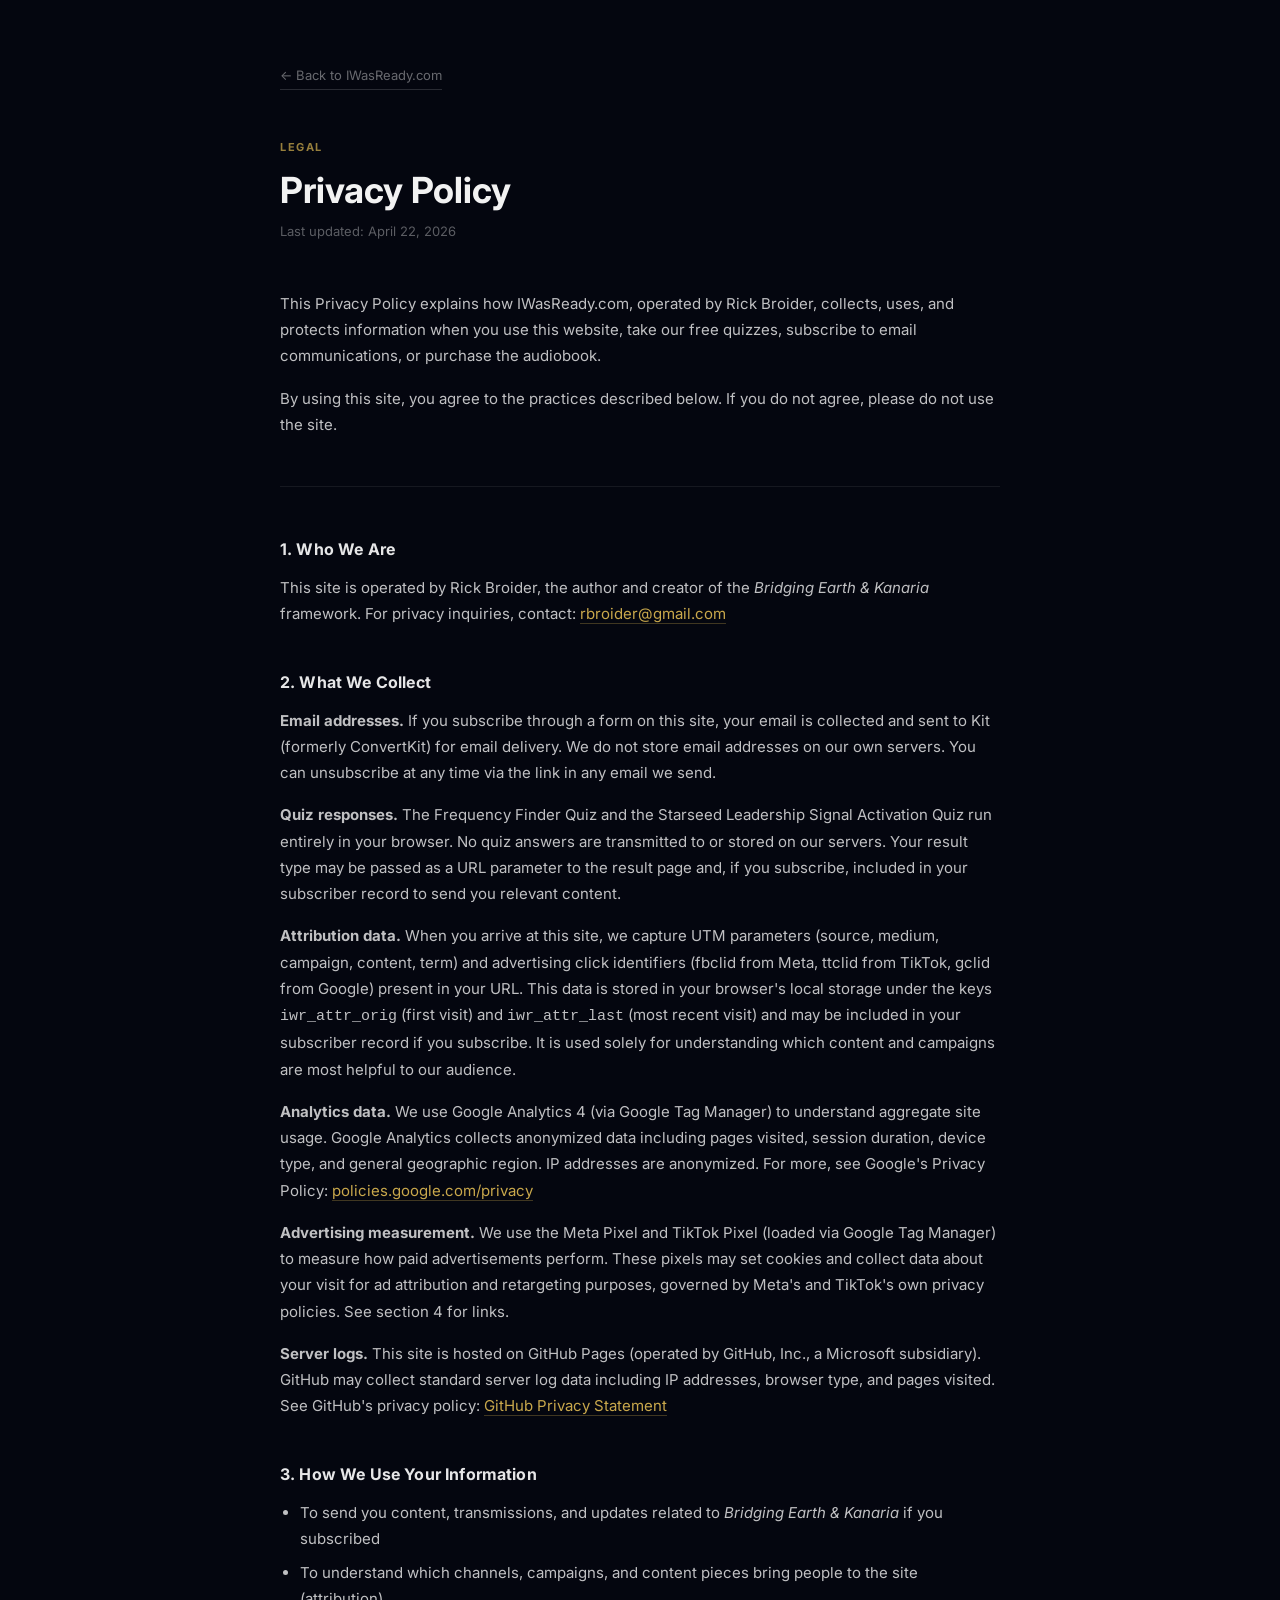
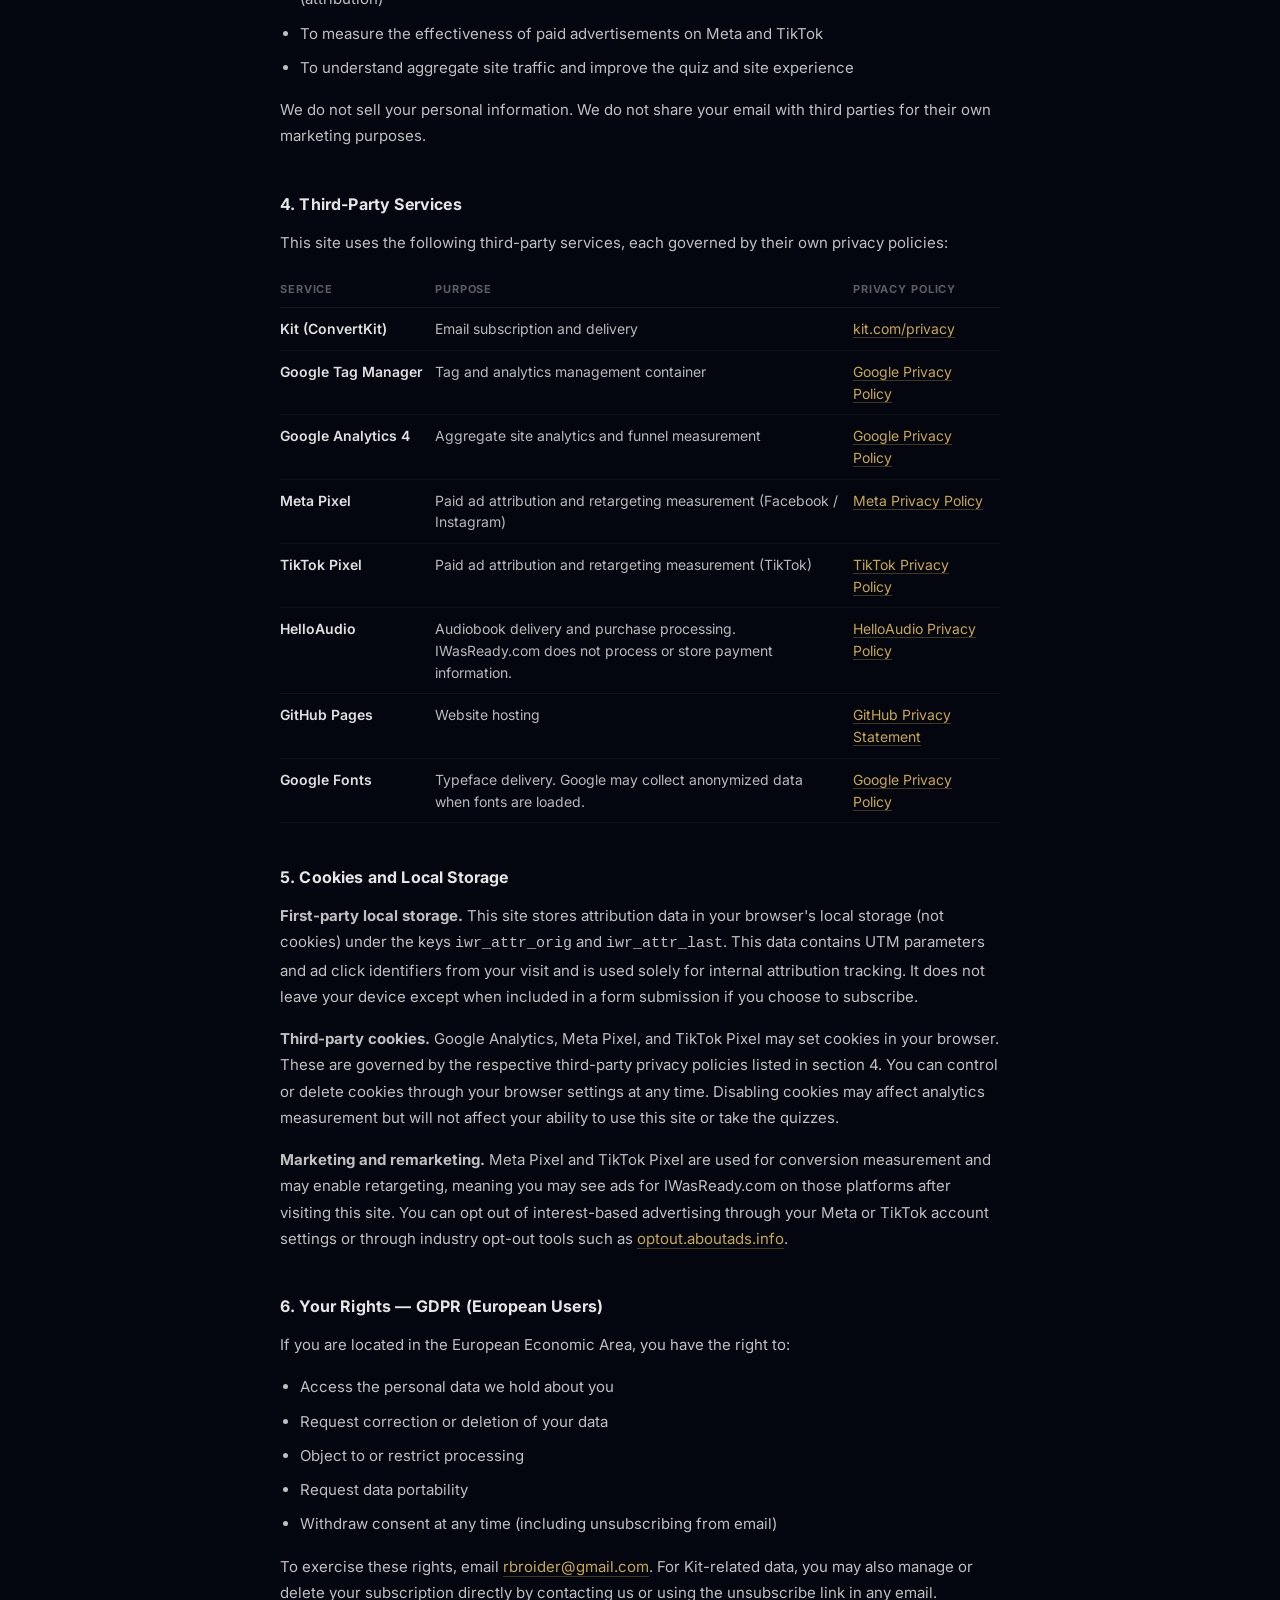
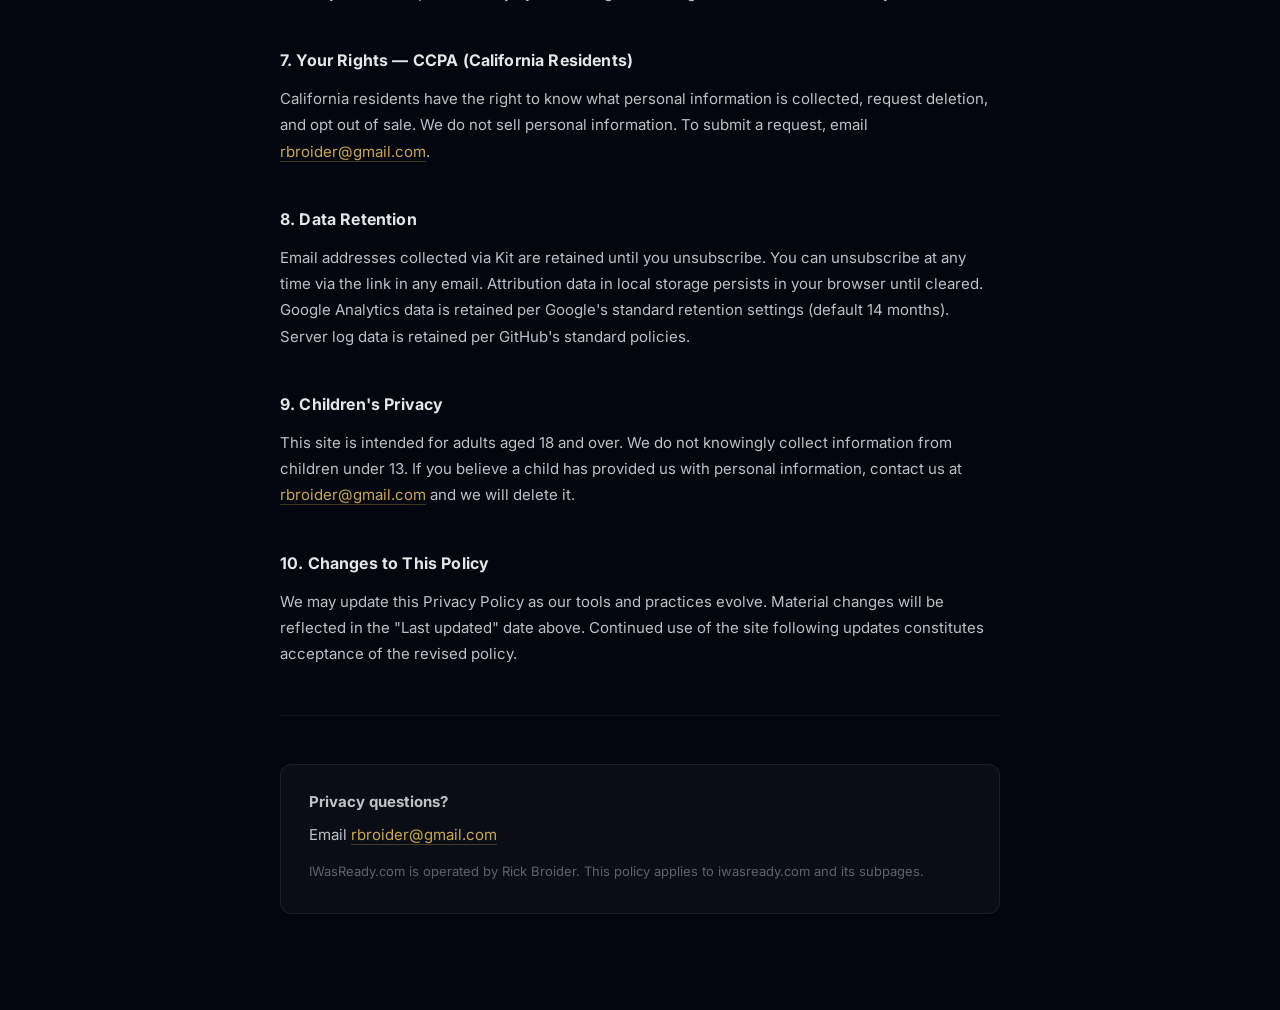
<file: privacy-policy.html>
<!DOCTYPE html>
<html lang="en">
<head>
  <meta charset="UTF-8" />
  <meta name="viewport" content="width=device-width, initial-scale=1.0" />
  <title>Privacy Policy | IWasReady.com</title>
  <meta name="robots" content="noindex, follow" />
  <link rel="preconnect" href="https://fonts.googleapis.com">
  <link rel="preconnect" href="https://fonts.gstatic.com" crossorigin>
  <link href="https://fonts.googleapis.com/css2?family=Inter:wght@400;500;600;700&display=swap" rel="stylesheet">
  <style>
    *, *::before, *::after { box-sizing: border-box; margin: 0; padding: 0; }
    html { font-size: 16px; }
    body {
      background: #04060f;
      color: rgba(255,255,255,0.82);
      font-family: 'Inter', sans-serif;
      line-height: 1.75;
      padding: 60px 24px 100px;
    }
    .wrap { max-width: 720px; margin: 0 auto; }
    .back {
      display: inline-block;
      font-size: 13px;
      color: rgba(255,255,255,0.4);
      text-decoration: none;
      margin-bottom: 48px;
      border-bottom: 1px solid rgba(255,255,255,0.15);
      padding-bottom: 2px;
      transition: color 0.2s;
    }
    .back:hover { color: rgba(255,255,255,0.7); }
    .eyebrow {
      font-size: 11px;
      font-weight: 700;
      letter-spacing: 0.14em;
      text-transform: uppercase;
      color: #C9A84C;
      opacity: 0.75;
      margin-bottom: 12px;
    }
    h1 {
      font-size: clamp(26px, 5vw, 36px);
      font-weight: 700;
      color: rgba(255,255,255,0.95);
      line-height: 1.2;
      margin-bottom: 8px;
    }
    .updated {
      font-size: 13px;
      color: rgba(255,255,255,0.35);
      margin-bottom: 48px;
    }
    h2 {
      font-size: 16px;
      font-weight: 700;
      color: rgba(255,255,255,0.9);
      margin: 40px 0 12px;
      letter-spacing: 0.01em;
    }
    p { margin-bottom: 16px; font-size: 15px; color: rgba(255,255,255,0.75); }
    ul { padding-left: 20px; margin-bottom: 16px; }
    li { font-size: 15px; color: rgba(255,255,255,0.75); margin-bottom: 8px; }
    a { color: #C9A84C; text-decoration: none; border-bottom: 1px solid rgba(201,168,76,0.3); }
    a:hover { opacity: 0.8; }
    .divider { border: none; border-top: 1px solid rgba(255,255,255,0.07); margin: 48px 0; }
    .contact-block {
      background: rgba(255,255,255,0.03);
      border: 1px solid rgba(255,255,255,0.08);
      border-radius: 12px;
      padding: 24px 28px;
      margin-top: 40px;
    }
    .contact-block p { margin-bottom: 6px; }
    .service-table {
      width: 100%;
      border-collapse: collapse;
      margin-bottom: 20px;
      font-size: 14px;
    }
    .service-table th {
      text-align: left;
      font-size: 11px;
      font-weight: 700;
      letter-spacing: 0.08em;
      text-transform: uppercase;
      color: rgba(255,255,255,0.35);
      border-bottom: 1px solid rgba(255,255,255,0.08);
      padding: 8px 12px 8px 0;
    }
    .service-table td {
      vertical-align: top;
      padding: 10px 12px 10px 0;
      border-bottom: 1px solid rgba(255,255,255,0.04);
      color: rgba(255,255,255,0.72);
      line-height: 1.55;
    }
    .service-table td:first-child { font-weight: 600; color: rgba(255,255,255,0.88); white-space: nowrap; }
  </style>
</head>
<body>
  <div class="wrap">

    <a href="index.html" class="back">&larr; Back to IWasReady.com</a>

    <p class="eyebrow">Legal</p>
    <h1>Privacy Policy</h1>
    <p class="updated">Last updated: April 22, 2026</p>

    <p>This Privacy Policy explains how IWasReady.com, operated by Rick Broider, collects, uses, and protects information when you use this website, take our free quizzes, subscribe to email communications, or purchase the audiobook.</p>
    <p>By using this site, you agree to the practices described below. If you do not agree, please do not use the site.</p>

    <hr class="divider" />

    <h2>1. Who We Are</h2>
    <p>This site is operated by Rick Broider, the author and creator of the <em>Bridging Earth &amp; Kanaria</em> framework. For privacy inquiries, contact: <a href="mailto:rbroider@gmail.com">rbroider@gmail.com</a></p>

    <h2>2. What We Collect</h2>

    <p><strong>Email addresses.</strong> If you subscribe through a form on this site, your email is collected and sent to Kit (formerly ConvertKit) for email delivery. We do not store email addresses on our own servers. You can unsubscribe at any time via the link in any email we send.</p>

    <p><strong>Quiz responses.</strong> The Frequency Finder Quiz and the Starseed Leadership Signal Activation Quiz run entirely in your browser. No quiz answers are transmitted to or stored on our servers. Your result type may be passed as a URL parameter to the result page and, if you subscribe, included in your subscriber record to send you relevant content.</p>

    <p><strong>Attribution data.</strong> When you arrive at this site, we capture UTM parameters (source, medium, campaign, content, term) and advertising click identifiers (fbclid from Meta, ttclid from TikTok, gclid from Google) present in your URL. This data is stored in your browser's local storage under the keys <code>iwr_attr_orig</code> (first visit) and <code>iwr_attr_last</code> (most recent visit) and may be included in your subscriber record if you subscribe. It is used solely for understanding which content and campaigns are most helpful to our audience.</p>

    <p><strong>Analytics data.</strong> We use Google Analytics 4 (via Google Tag Manager) to understand aggregate site usage. Google Analytics collects anonymized data including pages visited, session duration, device type, and general geographic region. IP addresses are anonymized. For more, see Google's Privacy Policy: <a href="https://policies.google.com/privacy" target="_blank" rel="noopener">policies.google.com/privacy</a></p>

    <p><strong>Advertising measurement.</strong> We use the Meta Pixel and TikTok Pixel (loaded via Google Tag Manager) to measure how paid advertisements perform. These pixels may set cookies and collect data about your visit for ad attribution and retargeting purposes, governed by Meta's and TikTok's own privacy policies. See section 4 for links.</p>

    <p><strong>Server logs.</strong> This site is hosted on GitHub Pages (operated by GitHub, Inc., a Microsoft subsidiary). GitHub may collect standard server log data including IP addresses, browser type, and pages visited. See GitHub's privacy policy: <a href="https://docs.github.com/en/site-policy/privacy-policies/github-general-privacy-statement" target="_blank" rel="noopener">GitHub Privacy Statement</a></p>

    <h2>3. How We Use Your Information</h2>
    <ul>
      <li>To send you content, transmissions, and updates related to <em>Bridging Earth &amp; Kanaria</em> if you subscribed</li>
      <li>To understand which channels, campaigns, and content pieces bring people to the site (attribution)</li>
      <li>To measure the effectiveness of paid advertisements on Meta and TikTok</li>
      <li>To understand aggregate site traffic and improve the quiz and site experience</li>
    </ul>
    <p>We do not sell your personal information. We do not share your email with third parties for their own marketing purposes.</p>

    <h2>4. Third-Party Services</h2>
    <p>This site uses the following third-party services, each governed by their own privacy policies:</p>

    <table class="service-table">
      <thead>
        <tr>
          <th>Service</th>
          <th>Purpose</th>
          <th>Privacy Policy</th>
        </tr>
      </thead>
      <tbody>
        <tr>
          <td>Kit (ConvertKit)</td>
          <td>Email subscription and delivery</td>
          <td><a href="https://kit.com/privacy" target="_blank" rel="noopener">kit.com/privacy</a></td>
        </tr>
        <tr>
          <td>Google Tag Manager</td>
          <td>Tag and analytics management container</td>
          <td><a href="https://policies.google.com/privacy" target="_blank" rel="noopener">Google Privacy Policy</a></td>
        </tr>
        <tr>
          <td>Google Analytics 4</td>
          <td>Aggregate site analytics and funnel measurement</td>
          <td><a href="https://policies.google.com/privacy" target="_blank" rel="noopener">Google Privacy Policy</a></td>
        </tr>
        <tr>
          <td>Meta Pixel</td>
          <td>Paid ad attribution and retargeting measurement (Facebook / Instagram)</td>
          <td><a href="https://www.facebook.com/privacy/policy" target="_blank" rel="noopener">Meta Privacy Policy</a></td>
        </tr>
        <tr>
          <td>TikTok Pixel</td>
          <td>Paid ad attribution and retargeting measurement (TikTok)</td>
          <td><a href="https://www.tiktok.com/legal/page/row/privacy-policy" target="_blank" rel="noopener">TikTok Privacy Policy</a></td>
        </tr>
        <tr>
          <td>HelloAudio</td>
          <td>Audiobook delivery and purchase processing. IWasReady.com does not process or store payment information.</td>
          <td><a href="https://helloaudio.fm/privacy-policy" target="_blank" rel="noopener">HelloAudio Privacy Policy</a></td>
        </tr>
        <tr>
          <td>GitHub Pages</td>
          <td>Website hosting</td>
          <td><a href="https://docs.github.com/en/site-policy/privacy-policies/github-general-privacy-statement" target="_blank" rel="noopener">GitHub Privacy Statement</a></td>
        </tr>
        <tr>
          <td>Google Fonts</td>
          <td>Typeface delivery. Google may collect anonymized data when fonts are loaded.</td>
          <td><a href="https://policies.google.com/privacy" target="_blank" rel="noopener">Google Privacy Policy</a></td>
        </tr>
      </tbody>
    </table>

    <h2>5. Cookies and Local Storage</h2>

    <p><strong>First-party local storage.</strong> This site stores attribution data in your browser's local storage (not cookies) under the keys <code>iwr_attr_orig</code> and <code>iwr_attr_last</code>. This data contains UTM parameters and ad click identifiers from your visit and is used solely for internal attribution tracking. It does not leave your device except when included in a form submission if you choose to subscribe.</p>

    <p><strong>Third-party cookies.</strong> Google Analytics, Meta Pixel, and TikTok Pixel may set cookies in your browser. These are governed by the respective third-party privacy policies listed in section 4. You can control or delete cookies through your browser settings at any time. Disabling cookies may affect analytics measurement but will not affect your ability to use this site or take the quizzes.</p>

    <p><strong>Marketing and remarketing.</strong> Meta Pixel and TikTok Pixel are used for conversion measurement and may enable retargeting, meaning you may see ads for IWasReady.com on those platforms after visiting this site. You can opt out of interest-based advertising through your Meta or TikTok account settings or through industry opt-out tools such as <a href="https://optout.aboutads.info" target="_blank" rel="noopener">optout.aboutads.info</a>.</p>

    <h2>6. Your Rights &mdash; GDPR (European Users)</h2>
    <p>If you are located in the European Economic Area, you have the right to:</p>
    <ul>
      <li>Access the personal data we hold about you</li>
      <li>Request correction or deletion of your data</li>
      <li>Object to or restrict processing</li>
      <li>Request data portability</li>
      <li>Withdraw consent at any time (including unsubscribing from email)</li>
    </ul>
    <p>To exercise these rights, email <a href="mailto:rbroider@gmail.com">rbroider@gmail.com</a>. For Kit-related data, you may also manage or delete your subscription directly by contacting us or using the unsubscribe link in any email.</p>

    <h2>7. Your Rights &mdash; CCPA (California Residents)</h2>
    <p>California residents have the right to know what personal information is collected, request deletion, and opt out of sale. We do not sell personal information. To submit a request, email <a href="mailto:rbroider@gmail.com">rbroider@gmail.com</a>.</p>

    <h2>8. Data Retention</h2>
    <p>Email addresses collected via Kit are retained until you unsubscribe. You can unsubscribe at any time via the link in any email. Attribution data in local storage persists in your browser until cleared. Google Analytics data is retained per Google's standard retention settings (default 14 months). Server log data is retained per GitHub's standard policies.</p>

    <h2>9. Children's Privacy</h2>
    <p>This site is intended for adults aged 18 and over. We do not knowingly collect information from children under 13. If you believe a child has provided us with personal information, contact us at <a href="mailto:rbroider@gmail.com">rbroider@gmail.com</a> and we will delete it.</p>

    <h2>10. Changes to This Policy</h2>
    <p>We may update this Privacy Policy as our tools and practices evolve. Material changes will be reflected in the "Last updated" date above. Continued use of the site following updates constitutes acceptance of the revised policy.</p>

    <hr class="divider" />

    <div class="contact-block">
      <p><strong>Privacy questions?</strong></p>
      <p>Email <a href="mailto:rbroider@gmail.com">rbroider@gmail.com</a></p>
      <p style="margin-top:12px;font-size:13px;color:rgba(255,255,255,0.35);">IWasReady.com is operated by Rick Broider. This policy applies to iwasready.com and its subpages.</p>
    </div>

  </div>
</body>
</html>
</file>
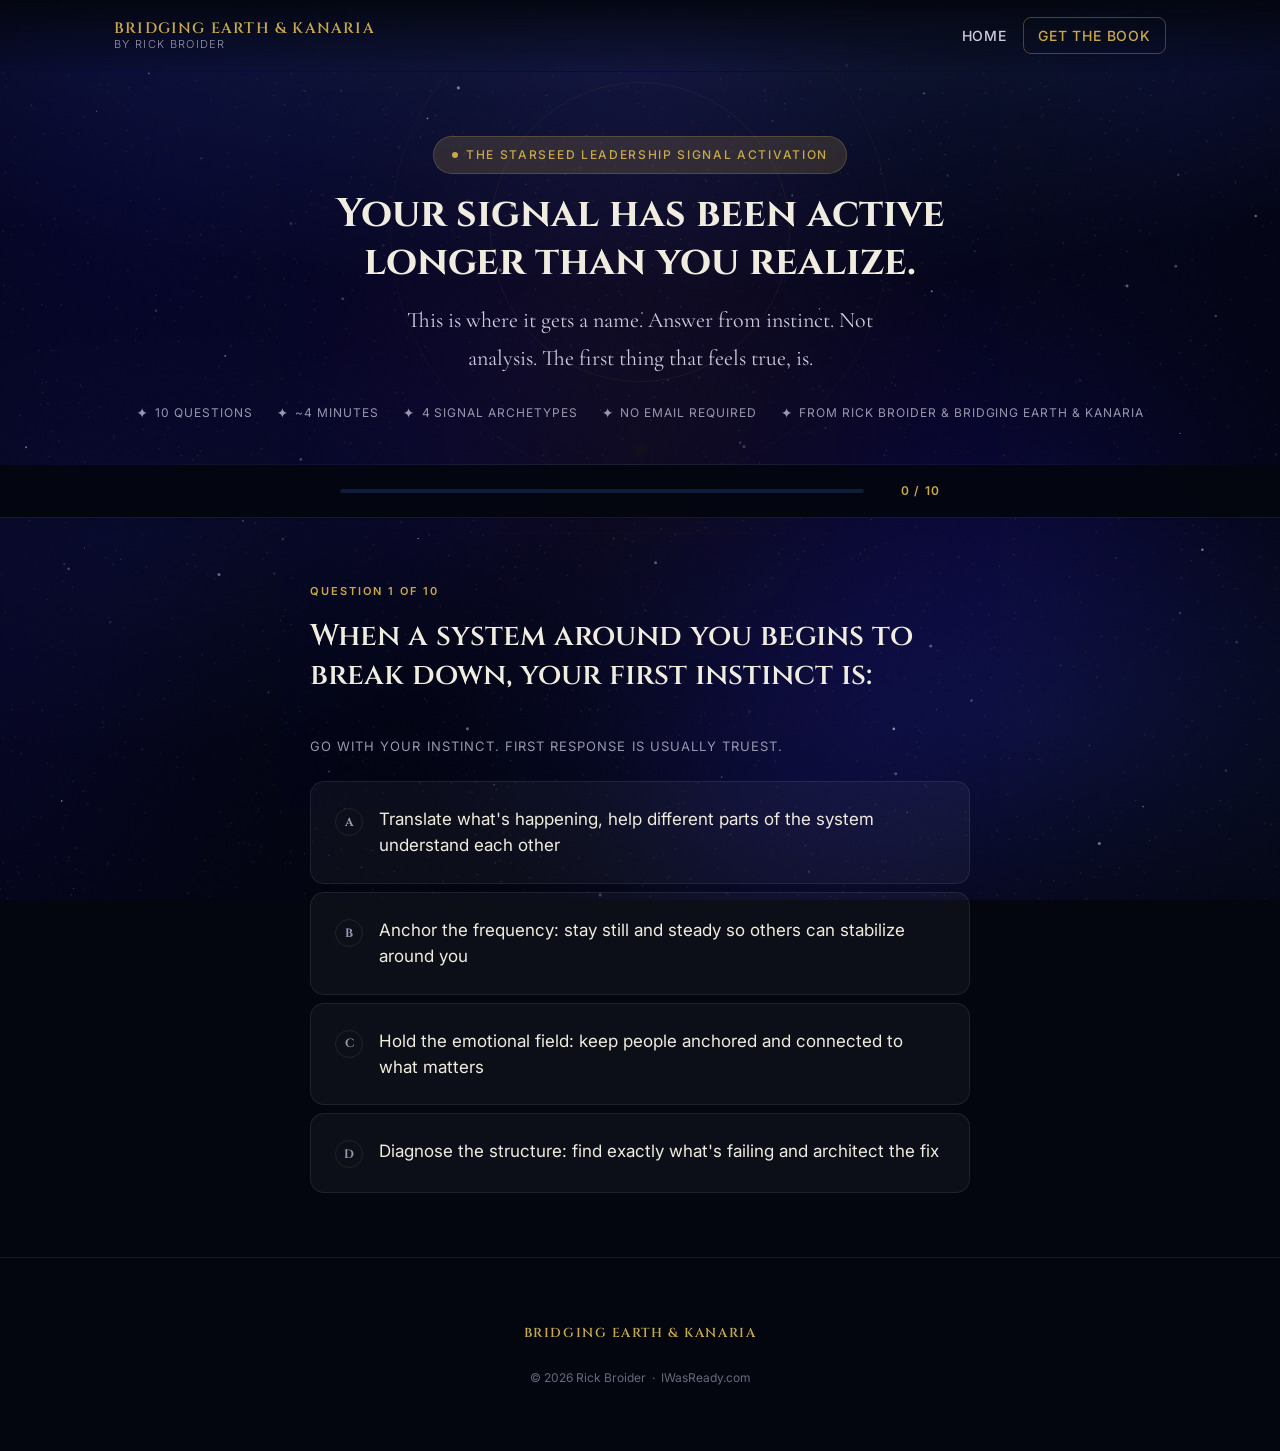
<file: quiz.html>
<!DOCTYPE html>
<html lang="en">
<head>
  <meta charset="UTF-8" />
  <meta name="viewport" content="width=device-width, initial-scale=1.0" />
  <title>The Starseed Leadership Signal Activation | IWasReady.com</title>
  <meta name="description" content="Am I a starseed? Take this free starseed quiz, the Starseed Leadership Signal Activation, to discover your archetype: Flamekeeper, Architect, Bridge Walker, or Signal Holder. By Rick Broider. No email required." />
  <link rel="canonical" href="https://iwasready.com/quiz.html" />

  <!-- Open Graph -->
  <meta property="og:type" content="website" />
  <meta property="og:url" content="https://iwasready.com/quiz.html" />
  <meta property="og:title" content="The Starseed Leadership Signal Activation | IWasReady.com" />
  <meta property="og:description" content="What type of starseed are you? 10 questions. 4 signal archetypes. Discover your starseed mission type: lightworker, wayshower, New Earth architect, or frequency holder. Free, no email required." />
  <meta property="og:image" content="https://iwasready.com/assets/Bridging-Earth-and-Kanaria-journey.png" />
  <meta property="og:image:type" content="image/png" />
  <meta property="og:image:width" content="1536" />
  <meta property="og:image:height" content="1024" />
  <meta property="og:image:alt" content="Starseed Leadership Signal Activation | Bridging Earth and Kanaria by Rick Broider" />
  <meta property="og:site_name" content="IWasReady.com" />

  <!-- Twitter / X Card -->
  <meta name="twitter:card" content="summary_large_image" />
  <meta name="twitter:title" content="The Starseed Leadership Signal Activation" />
  <meta name="twitter:description" content="What type of starseed am I? Free starseed quiz. Discover your soul mission type in 4 minutes. No email required." />
  <meta name="twitter:image" content="https://iwasready.com/assets/Bridging-Earth-and-Kanaria-journey.png" />
  <meta name="twitter:image:alt" content="Starseed Leadership Signal Activation | Bridging Earth and Kanaria by Rick Broider" />

  <meta name="robots" content="index, follow" />
  <meta name="author" content="Rick Broider" />
  <meta name="theme-color" content="#04060f" />

  <!-- Google Tag Manager -->
  <script>(function(w,d,s,l,i){w[l]=w[l]||[];w[l].push({'gtm.start':
  new Date().getTime(),event:'gtm.js'});var f=d.getElementsByTagName(s)[0],
  j=d.createElement(s),dl=l!='dataLayer'?'&l='+l:'';j.async=true;j.src=
  'https://www.googletagmanager.com/gtm.js?id='+i+dl;f.parentNode.insertBefore(j,f);
  })(window,document,'script','dataLayer','TODO_GTM_CONTAINER_ID');</script>
  <!-- End Google Tag Manager -->

  <!-- Analytics + Attribution Layer -->
  <script src="js/analytics.js"></script>

  <!-- Structured Data -->
  <script type="application/ld+json">
  {
    "@context": "https://schema.org",
    "@type": "WebPage",
    "@id": "https://iwasready.com/quiz.html",
    "url": "https://iwasready.com/quiz.html",
    "name": "The Starseed Leadership Signal Activation",
    "description": "A free starseed quiz: 10 questions that identifies your starseed leadership archetype: Flamekeeper, Architect, Bridge Walker, or Signal Holder. Discover your soul mission type. From Bridging Earth and Kanaria by Rick Broider.",
    "isPartOf": {"@id": "https://iwasready.com/#website"},
    "author": {"@id": "https://iwasready.com/#person"},
    "inLanguage": "en",
    "breadcrumb": {
      "@type": "BreadcrumbList",
      "itemListElement": [
        {
          "@type": "ListItem",
          "position": 1,
          "name": "Home",
          "item": "https://iwasready.com/"
        },
        {
          "@type": "ListItem",
          "position": 2,
          "name": "Signal Activation",
          "item": "https://iwasready.com/quiz.html"
        }
      ]
    }
  }
  </script>

  <link rel="stylesheet" href="assets/styles.css" />
</head>
<body data-page="quiz">
  <!-- Google Tag Manager (noscript) -->
  <noscript><iframe src="https://www.googletagmanager.com/ns.html?id=TODO_GTM_CONTAINER_ID"
  height="0" width="0" style="display:none;visibility:hidden"></iframe></noscript>
  <!-- End Google Tag Manager (noscript) -->

  <!-- Twinkling star canvas (matches consciousness quiz) -->
  <canvas id="bek-stars" aria-hidden="true" style="position:fixed;inset:0;z-index:0;pointer-events:none;"></canvas>

  <!-- COSMIC BACKGROUND -->
  <div class="cosmic-bg" aria-hidden="true"></div>
  <div class="cosmic-texture" aria-hidden="true"></div>
  <div class="sacred-geo-bg" aria-hidden="true"></div>

  <!-- NAV -->
  <header role="banner">
    <nav class="nav" aria-label="Main navigation">
      <div class="nav-inner">
        <a href="https://iwasready.com" class="nav-logo" aria-label="Bridging Earth and Kanaria | home">
          <span class="nav-logo-title">Bridging Earth &amp; Kanaria</span>
          <span class="nav-logo-sub">by Rick Broider</span>
        </a>
        <div class="nav-actions">
          <a href="index.html" class="nav-link">Home</a>
          <a href="https://app.helloaudio.fm/feed/831d2db8-2d73-412e-a0a5-0fe58d744a10/signup" class="nav-link nav-link--book" target="_blank" rel="noopener">Get the Book</a>
        </div>
      </div>
    </nav>
  </header>

  <main id="main-content">

    <!-- QUIZ HERO -->
    <section class="quiz-page-hero" aria-labelledby="quiz-main-title">
      <div class="hero-rings" aria-hidden="true" style="position:absolute;inset:0;pointer-events:none;">
        <div class="ring ring-1"></div>
        <div class="ring ring-2"></div>
      </div>
      <div class="container" style="position:relative;z-index:1;">
        <div class="animate-fade-up">
          <span class="hero-badge" style="display:inline-flex;">The Starseed Leadership Signal Activation</span>
        </div>
        <h1 id="quiz-main-title" class="quiz-page-title animate-fade-up delay-1">
          Your signal has been active<br />longer than you realize.
        </h1>
        <p class="quiz-page-subtitle animate-fade-up delay-2">
          This is where it gets a name.
          Answer from instinct. Not analysis. The first thing that feels true, is.
        </p>

        <div class="quiz-trust-row animate-fade-up delay-3" role="list" aria-label="Quiz details" id="quiz-trust-row">
          <span class="quiz-trust-item" role="listitem">
            <span class="quiz-trust-icon" aria-hidden="true">✦</span>
            10 questions
          </span>
          <span class="quiz-trust-item" role="listitem">
            <span class="quiz-trust-icon" aria-hidden="true">✦</span>
            ~4 minutes
          </span>
          <span class="quiz-trust-item" role="listitem">
            <span class="quiz-trust-icon" aria-hidden="true">✦</span>
            4 signal archetypes
          </span>
          <span class="quiz-trust-item" role="listitem">
            <span class="quiz-trust-icon" aria-hidden="true">✦</span>
            No email required
          </span>
          <span class="quiz-trust-item" role="listitem">
            <span class="quiz-trust-icon" aria-hidden="true">✦</span>
            From Rick Broider &amp; Bridging Earth &amp; Kanaria
          </span>
        </div>
      </div>
    </section>

    <!-- PROGRESS BAR (sticky) -->
    <div class="progress-container" role="progressbar" aria-label="Quiz progress" aria-valuemin="0" aria-valuemax="100" aria-valuenow="0" id="progress-container">
      <div class="progress-track">
        <div class="progress-bar-bg" aria-hidden="true">
          <div class="progress-bar-fill" id="progress-fill" style="width:0%;"></div>
        </div>
        <span class="progress-label" id="progress-label" aria-live="polite">0 / 10</span>
      </div>
    </div>

    <!-- QUIZ BODY | dynamically populated by script.js -->
    <div class="quiz-body" id="quiz-body" aria-live="polite" aria-atomic="true">
      <!-- Questions render here via JS -->
      <noscript>
        <div style="text-align:center; padding:60px 20px; color:var(--text-secondary);">
          <p style="font-family:var(--font-serif); font-size:20px; margin-bottom:16px;">
            JavaScript is required to take this quiz.
          </p>
          <p>Please enable JavaScript in your browser and reload the page.</p>
        </div>
      </noscript>
    </div>

    <!-- COMPLETING SCREEN | shown after final answer -->
    <div class="quiz-completing" id="quiz-completing" aria-live="assertive" role="status">
      <div class="completing-spinner" aria-hidden="true"></div>
      <p class="completing-title">Reading your signal&hellip;</p>
      <p class="completing-subtitle">Your result is being prepared.</p>
    </div>

  </main>

  <!-- FOOTER -->
  <footer class="footer" role="contentinfo" style="margin-top:auto;">
    <div class="container">
      <div class="footer-inner">
        <a href="https://iwasready.com" class="footer-logo" aria-label="IWasReady.com | home">
          Bridging Earth &amp; Kanaria
        </a>
        <p class="footer-copy">
          &copy; <span id="footer-year"></span> Rick Broider &nbsp;·&nbsp; IWasReady.com
        </p>
      </div>
    </div>
  </footer>

  <script src="assets/script.js"></script>
  <script>
    document.getElementById('footer-year').textContent = new Date().getFullYear();

    // ── Twinkling stars (matches consciousness quiz) ──────────────────────────
    (function () {
      const canvas = document.getElementById('bek-stars');
      if (!canvas) return;
      const ctx = canvas.getContext('2d');
      let stars = [], W, H;
      function resize() {
        W = canvas.width  = window.innerWidth;
        H = canvas.height = window.innerHeight;
        stars = [];
        const count = Math.floor((W * H) / 7000);
        for (let i = 0; i < count; i++) {
          stars.push({
            x: Math.random() * W, y: Math.random() * H,
            r: Math.random() * 1.4 + 0.2,
            alpha: Math.random() * 0.6 + 0.1,
            speed: Math.random() * 0.008 + 0.002,
            phase: Math.random() * Math.PI * 2,
          });
        }
      }
      function draw(t) {
        ctx.clearRect(0, 0, W, H);
        stars.forEach(s => {
          const a = s.alpha * (0.6 + 0.4 * Math.sin(t * s.speed + s.phase));
          ctx.beginPath();
          ctx.arc(s.x, s.y, s.r, 0, Math.PI * 2);
          ctx.fillStyle = 'rgba(255,255,255,' + a + ')';
          ctx.fill();
        });
        requestAnimationFrame(draw);
      }
      window.addEventListener('resize', resize);
      resize();
      requestAnimationFrame(draw);
    })();
  </script>
</body>
</html>
</file>
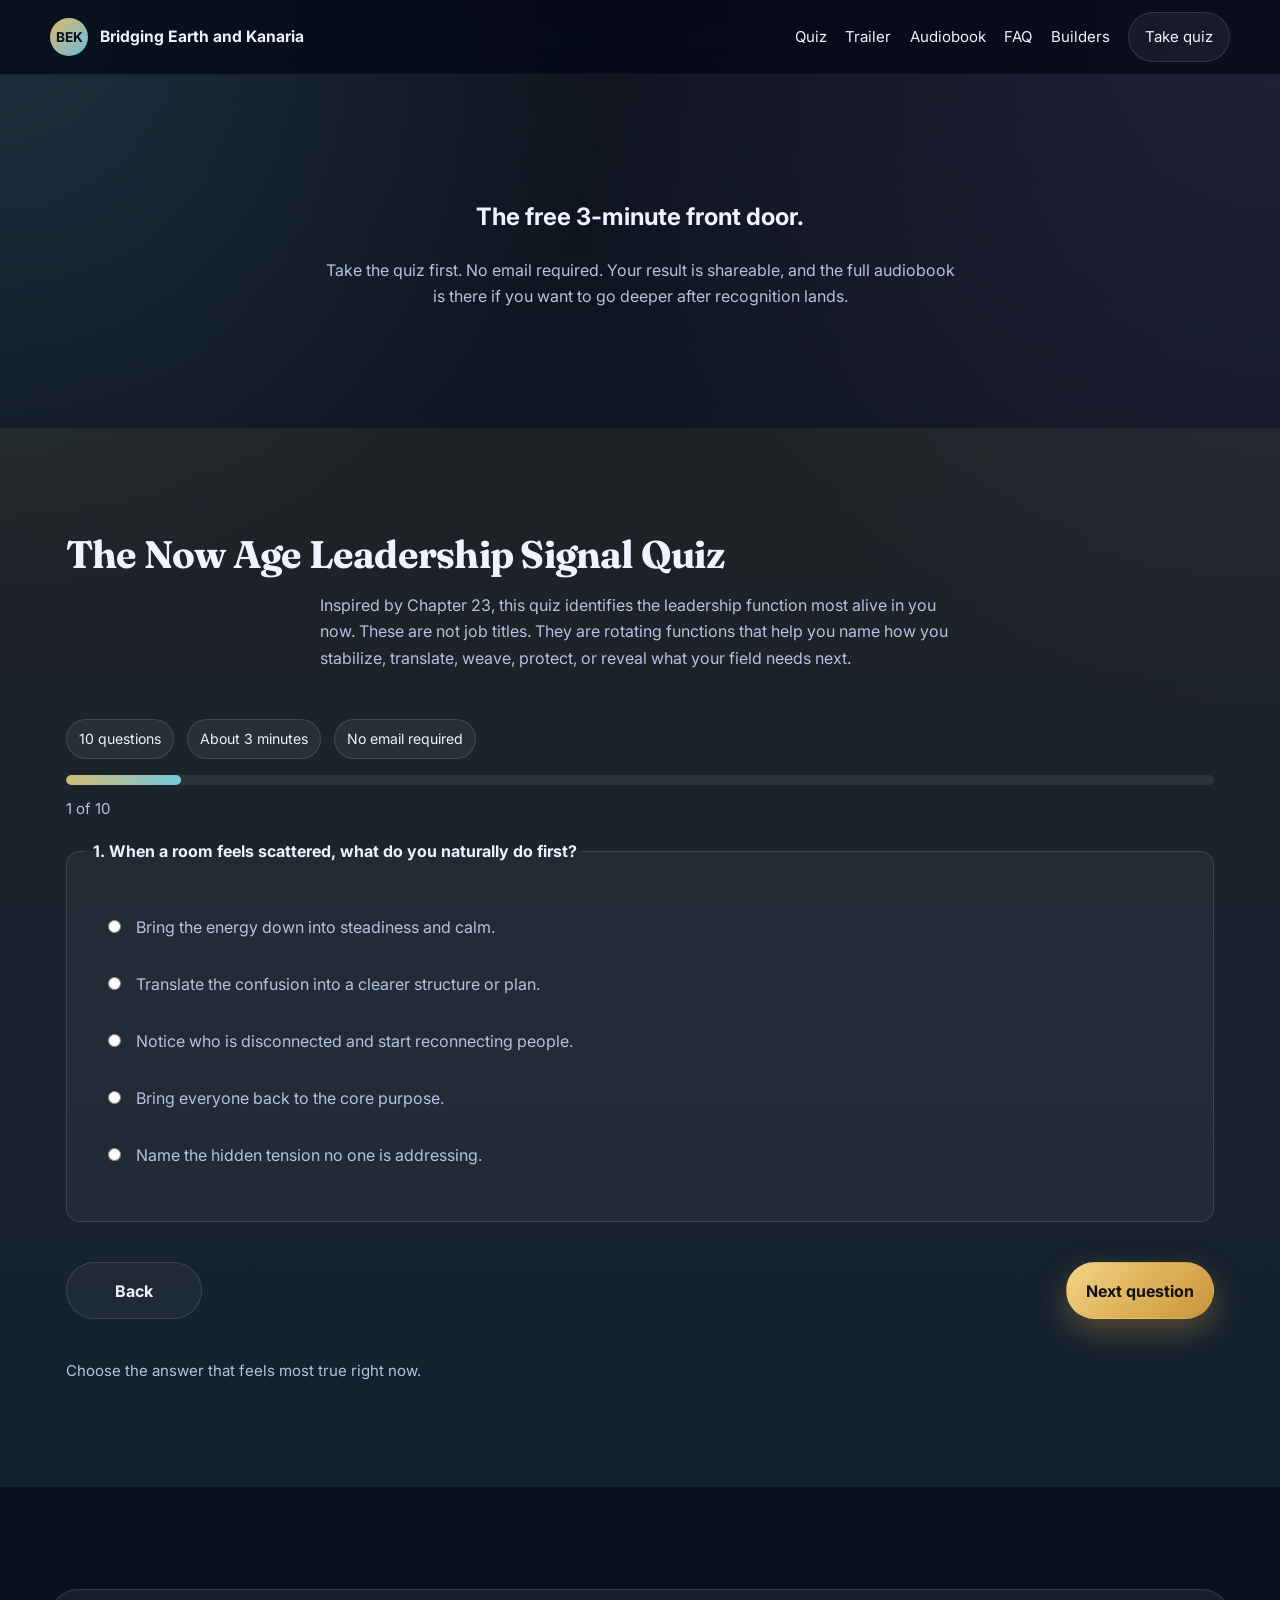
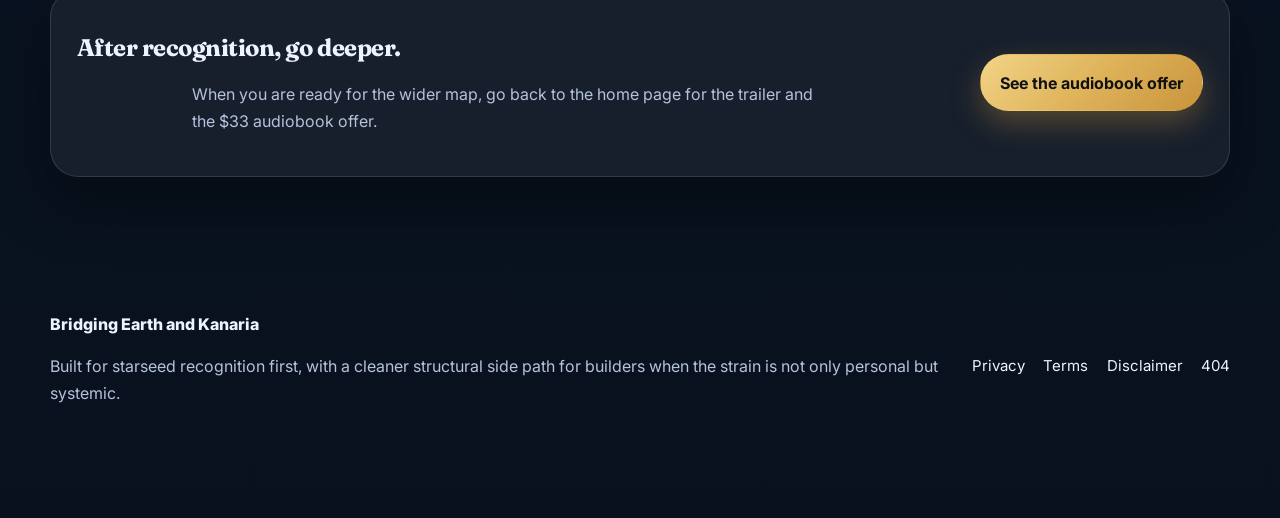
<file: quizBU.html>
<!DOCTYPE html>
<html lang="en">
<head>
  <meta charset="UTF-8" />
  <meta name="viewport" content="width=device-width, initial-scale=1.0" />
  <title>Take the Now Age Leadership Signal Quiz | Bridging Earth and Kanaria</title>
  <meta name="description" content="Take the free 3-minute Now Age Leadership Signal Quiz to discover which starseed leadership role is most alive in you now." />
  <meta name="robots" content="index,follow,max-image-preview:large" />
  <meta name="author" content="Rick Broider" />
  <meta name="theme-color" content="#0b1020" />
  <meta property="og:title" content="Take the Now Age Leadership Signal Quiz | Bridging Earth and Kanaria" />
  <meta property="og:description" content="A free 3-minute quiz for starseeds, bridgewalkers, and soul technologists to discover the leadership function most alive right now." />
  <meta property="og:type" content="website" />
  <meta property="og:url" content="https://example.com/quiz.html" />
  <meta property="og:image" content="https://example.com/assets/images/bek-og-image.webp" />
  <meta name="twitter:card" content="summary_large_image" />
  <meta name="twitter:title" content="Take the Now Age Leadership Signal Quiz | Bridging Earth and Kanaria" />
  <meta name="twitter:description" content="Take the free 3-minute quiz and discover your current leadership signal." />
  <meta name="twitter:image" content="https://example.com/assets/images/bek-og-image.webp" />
  <link rel="canonical" href="https://example.com/quiz.html" />
  <link rel="preconnect" href="https://fonts.googleapis.com">
  <link rel="preconnect" href="https://fonts.gstatic.com" crossorigin>
  <link href="https://fonts.googleapis.com/css2?family=Fraunces:opsz,wght@9..144,600;9..144,700&family=Inter:wght@400;500;600;700;800&display=swap" rel="stylesheet">
  <link rel="preload" as="image" href="assets/images/bek-hero-desktop.webp" fetchpriority="high" />
  <link rel="stylesheet" href="assets/css/styles.css" />
  <link rel="manifest" href="site.webmanifest" />
  <script>
    window.__BEK_CONFIG = {
      siteUrl: 'https://example.com/quiz.html',
      helloAudioUrl: '#',
      formEndpoint: 'https://formspree.io/f/mnjodqre',
      quizUrl: 'quiz.html'
    };
  </script>
    <script type="application/ld+json">
  {
    "@context": "https://schema.org",
    "@graph": [
      {
        "@type": "WebPage",
        "name": "Take the Now Age Leadership Signal Quiz | Bridging Earth and Kanaria",
        "description": "A free 3-minute starseed leadership quiz for bridgewalkers, soul technologists, and signal-sensitive readers.",
        "url": "https://example.com/quiz.html",
        "isPartOf": {
          "@type": "WebSite",
          "name": "Bridging Earth and Kanaria",
          "url": "https://example.com/"
        }
      },
      {
        "@type": "Quiz",
        "name": "The Now Age Leadership Signal Quiz",
        "about": "Leadership roles for starseeds, bridgewalkers, and soul technologists.",
        "educationalLevel": "beginner",
        "timeRequired": "PT3M"
      }
    ]
  }
  </script>
</head>
<body>
  <a class="skip-link" href="#main">Skip to content</a>

  <header class="site-header">
    <div class="container nav-wrap">
      <a class="brand" href="#top" aria-label="Bridging Earth and Kanaria home">
        <span class="brand-mark">BEK</span>
        <span class="brand-text">Bridging Earth and Kanaria</span>
      </a>
      <nav class="site-nav" aria-label="Primary">
        <a href="quiz.html" aria-current="page">Quiz</a>
        <a href="index.html#trailer">Trailer</a>
        <a href="index.html#audiobook">Audiobook</a>
        <a href="index.html#faq">FAQ</a>
        <a href="https://stopthecollapse.com" target="_blank" rel="noopener">Builders</a>
        <a class="nav-cta" href="quiz.html">Take quiz</a>
      </nav>
      <button class="menu-toggle" aria-expanded="false" aria-controls="mobile-menu">Menu</button>
    </div>
    <nav id="mobile-menu" class="mobile-nav" aria-label="Mobile">
      <a href="quiz.html" aria-current="page">Quiz</a>
      <a href="index.html#trailer">Trailer</a>
      <a href="index.html#audiobook">Audiobook</a>
      <a href="index.html#faq">FAQ</a>
      <a href="https://stopthecollapse.com" target="_blank" rel="noopener">Builders</a>
      <a class="nav-cta" href="quiz.html">Take quiz</a>
    </nav>
  </header>

  <main id="main">
    <section class="section hero section-dark">
      <div class="container section-intro center">
        <h1 style="max-width:none;">The free 3-minute front door.</h1>
        <p class="section-copy max-copy">Take the quiz first. No email required. Your result is shareable, and the full audiobook is there if you want to go deeper after recognition lands.</p>
      </div>
    </section>

    <section class="section section-accent" id="quiz">
      <div class="container quiz-shell">

      <div class="container quiz-shell">
        <div class="section-intro">
          <h2>The Now Age Leadership Signal Quiz</h2>
          <p class="section-copy max-copy">
            Inspired by Chapter 23, this quiz identifies the leadership function most alive in you now. These are not job titles. They are rotating functions that help you name how you stabilize, translate, weave, protect, or reveal what your field needs next.
          </p>
        </div>

        <form id="leadership-quiz" class="quiz-form" novalidate>
          <div class="quiz-meta">
            <span>10 questions</span>
            <span>About 3 minutes</span>
            <span>No email required</span>
          </div>

          <div class="quiz-progress" aria-hidden="true">
            <div class="quiz-progress-bar" id="quiz-progress-bar"></div>
          </div>
          <p class="quiz-step-label"><span id="quiz-current-step">1</span> of 10</p>

          <fieldset class="quiz-question" data-step="1">
            <legend>1. When a room feels scattered, what do you naturally do first?</legend>
            <label><input type="radio" name="q1" value="anchor" required> Bring the energy down into steadiness and calm.</label>
            <label><input type="radio" name="q1" value="bridge"> Translate the confusion into a clearer structure or plan.</label>
            <label><input type="radio" name="q1" value="weaver"> Notice who is disconnected and start reconnecting people.</label>
            <label><input type="radio" name="q1" value="flamekeeper"> Bring everyone back to the core purpose.</label>
            <label><input type="radio" name="q1" value="mirror"> Name the hidden tension no one is addressing.</label>
          </fieldset>

          <fieldset class="quiz-question" data-step="2" hidden>
            <legend>2. Which burden do you carry most often?</legend>
            <label><input type="radio" name="q2" value="anchor" required> Holding the field when others are dysregulated.</label>
            <label><input type="radio" name="q2" value="bridge"> Turning vision into language, systems, or next steps.</label>
            <label><input type="radio" name="q2" value="weaver"> Bridging divides between people, factions, or worlds.</label>
            <label><input type="radio" name="q2" value="flamekeeper"> Protecting what matters from drift, dilution, or compromise.</label>
            <label><input type="radio" name="q2" value="mirror"> Feeling what is off before others are ready to admit it.</label>
          </fieldset>

          <fieldset class="quiz-question" data-step="3" hidden>
            <legend>3. What kind of praise sounds most accurate?</legend>
            <label><input type="radio" name="q3" value="anchor" required> “I calm down when you are here.”</label>
            <label><input type="radio" name="q3" value="bridge"> “You made that finally make sense.”</label>
            <label><input type="radio" name="q3" value="weaver"> “You brought the right people together.”</label>
            <label><input type="radio" name="q3" value="flamekeeper"> “You kept us from forgetting what mattered.”</label>
            <label><input type="radio" name="q3" value="mirror"> “You said what nobody else was brave enough to say.”</label>
          </fieldset>

          <fieldset class="quiz-question" data-step="4" hidden>
            <legend>4. What kind of distortion frustrates you most?</legend>
            <label><input type="radio" name="q4" value="anchor" required> Chaos, reactivity, and unstable emotional weather.</label>
            <label><input type="radio" name="q4" value="bridge"> Vision with no translation into reality.</label>
            <label><input type="radio" name="q4" value="weaver"> Silos, mistrust, and unnecessary fragmentation.</label>
            <label><input type="radio" name="q4" value="flamekeeper"> Mission drift and empty performance.</label>
            <label><input type="radio" name="q4" value="mirror"> Denial, shadow, and smiling avoidance.</label>
          </fieldset>

          <fieldset class="quiz-question" data-step="5" hidden>
            <legend>5. In your strongest seasons, people come to you for...</legend>
            <label><input type="radio" name="q5" value="anchor" required> Presence, steadiness, and regulation.</label>
            <label><input type="radio" name="q5" value="bridge"> Translation, strategy, and pathway design.</label>
            <label><input type="radio" name="q5" value="weaver"> Alignment, inclusion, and relational repair.</label>
            <label><input type="radio" name="q5" value="flamekeeper"> Conviction, standards, and purpose fidelity.</label>
            <label><input type="radio" name="q5" value="mirror"> Truth, confrontation, and precise reflection.</label>
          </fieldset>

          <fieldset class="quiz-question" data-step="6" hidden>
            <legend>6. What shadow do you need to watch most closely?</legend>
            <label><input type="radio" name="q6" value="anchor" required> Overholding, emotional exhaustion, or self erasure.</label>
            <label><input type="radio" name="q6" value="bridge"> Overexplaining, overengineering, or staying in abstraction.</label>
            <label><input type="radio" name="q6" value="weaver"> Overaccommodating, smoothing too much, or avoiding sharp edges.</label>
            <label><input type="radio" name="q6" value="flamekeeper"> Rigidity, intensity, or scorning what feels impure.</label>
            <label><input type="radio" name="q6" value="mirror"> Cutting too deep, too fast, or without enough tenderness.</label>
          </fieldset>

          <fieldset class="quiz-question" data-step="7" hidden>
            <legend>7. When a project begins to fail, what do you notice first?</legend>
            <label><input type="radio" name="q7" value="anchor" required> The nervous system of the group is destabilizing.</label>
            <label><input type="radio" name="q7" value="bridge"> There is no bridge between vision and implementation.</label>
            <label><input type="radio" name="q7" value="weaver"> Trust is thinning and key relationships are fraying.</label>
            <label><input type="radio" name="q7" value="flamekeeper"> The original why is getting lost.</label>
            <label><input type="radio" name="q7" value="mirror"> The unsaid truth is growing more expensive.</label>
          </fieldset>

          <fieldset class="quiz-question" data-step="8" hidden>
            <legend>8. What kind of work gives you energy instead of draining it?</legend>
            <label><input type="radio" name="q8" value="anchor" required> Holding space that becomes safer, cleaner, and more grounded.</label>
            <label><input type="radio" name="q8" value="bridge"> Mapping complexity into a usable model.</label>
            <label><input type="radio" name="q8" value="weaver"> Creating connection across differences.</label>
            <label><input type="radio" name="q8" value="flamekeeper"> Defending and refining what feels sacred or essential.</label>
            <label><input type="radio" name="q8" value="mirror"> Revealing the pattern under the pattern.</label>
          </fieldset>

          <fieldset class="quiz-question" data-step="9" hidden>
            <legend>9. What do people misunderstand about you?</legend>
            <label><input type="radio" name="q9" value="anchor" required> My quiet presence is more active than it looks.</label>
            <label><input type="radio" name="q9" value="bridge"> I am not cold. I am translating complexity.</label>
            <label><input type="radio" name="q9" value="weaver"> Connection work is not soft. It is load bearing.</label>
            <label><input type="radio" name="q9" value="flamekeeper"> My intensity is devotion, not performance.</label>
            <label><input type="radio" name="q9" value="mirror"> Truth telling is care, not attack.</label>
          </fieldset>

          <fieldset class="quiz-question" data-step="10" hidden>
            <legend>10. What feels most true right now?</legend>
            <label><input type="radio" name="q10" value="anchor" required> I am being asked to stabilize the field.</label>
            <label><input type="radio" name="q10" value="bridge"> I am being asked to translate vision into form.</label>
            <label><input type="radio" name="q10" value="weaver"> I am being asked to reconnect what has split apart.</label>
            <label><input type="radio" name="q10" value="flamekeeper"> I am being asked to protect the fire of what matters.</label>
            <label><input type="radio" name="q10" value="mirror"> I am being asked to reveal what must now be faced.</label>
          </fieldset>

          <div class="quiz-actions">
            <button type="button" class="button button-secondary" id="quiz-prev" disabled>Back</button>
            <button type="button" class="button button-primary" id="quiz-next">Next question</button>
            <button type="submit" class="button button-primary" id="quiz-submit" hidden>Reveal my result</button>
          </div>
          <p class="helper" id="quiz-helper">Choose the answer that feels most true right now.</p>
        </form>

        <section class="result-panel" id="result-panel" hidden aria-live="polite">
          <p class="eyebrow">Your result</p>
          <h3 id="result-title">Your dominant signal</h3>
          <p id="result-secondary" class="secondary-note"></p>
          <p id="result-summary" class="result-summary"></p>

          <div class="result-grid">
            <div class="result-block">
              <h4>What this role gives</h4>
              <p id="result-gift"></p>
            </div>
            <div class="result-block">
              <h4>What to watch</h4>
              <p id="result-shadow"></p>
            </div>
            <div class="result-block full">
              <h4>Your next step</h4>
              <p id="result-next"></p>
            </div>
          </div>

          <div class="result-cta-card glass-card">
            <div>
              <p class="card-label">Best next move</p>
              <h4 id="result-cta-title">Go deeper with the audiobook</h4>
              <p id="result-cta-copy">The full audiobook helps you place this role inside a wider architecture of meaning, ethics, and planetary design.</p>
            </div>
            <a class="button button-primary" id="result-cta-link" href="#purchase">Go deeper with the audiobook</a>
          </div>

          <div class="share-box">
            <h4>Use the share loop</h4>
            <p id="share-copy">Forward this result to the person carrying the field with you and ask: Which role do you think is most needed in our life or project right now?</p>
            <p class="small-note">Your share link reopens this page with your result visible.</p>
            <div class="share-actions">
              <button class="button button-secondary" id="native-share" type="button">Share result</button>
              <button class="button button-secondary" id="copy-link" type="button">Copy share link</button>
              <button class="button button-secondary" id="copy-result" type="button">Copy result text</button>
              <a class="button button-secondary" href="#trailer">Listen to the trailer</a>
            </div>
            <p id="share-status" class="helper" role="status"></p>
          </div>

          <div class="builder-path-card glass-card">
            <p class="card-label">Builder side path</p>
            <h4>Is what you are carrying also structural?</h4>
            <p class="small-note">If this signal is active inside a strained team, community, or project, use <a href="https://stopthecollapse.com" target="_blank" rel="noopener">StopTheCollapse.com</a> for the collapse patterns, governance language, and structural diagnosis.</p>
          </div>

          <form id="waitlist-form" class="waitlist-form glass-card" action="https://formspree.io/f/mnjodqre" method="POST">
            <div>
              <p class="card-label">Not ready to buy yet?</p>
              <h4>Stay in the signal</h4>
              <p class="small-note">Add your email for launch notes, future transmissions, and role based follow up. Your quiz result will be attached to your signup.</p>
            </div>
            <div class="waitlist-fields">
              <label class="sr-only" for="waitlist-email">Email address</label>
              <input id="waitlist-email" name="email" type="email" placeholder="Enter your email" required />
              <input type="hidden" name="source" value="BEK landing page" />
              <input type="hidden" name="quiz_result" id="waitlist-result" value="" />
              <input type="hidden" name="secondary_signal" id="waitlist-secondary" value="" />
              <button type="submit" class="button button-primary">Join the list</button>
            </div>
            <p id="waitlist-status" class="helper" role="status"></p>
          </form>
        </section>
      </div>
    
      </div>
    
      </div>
    </section>

    <section class="section" id="purchase">
      <div class="container cta-band">
        <div>
          <h2>After recognition, go deeper.</h2>
          <p class="section-copy max-copy">When you are ready for the wider map, go back to the home page for the trailer and the $33 audiobook offer.</p>
        </div>
        <a class="button button-primary" href="index.html#audiobook">See the audiobook offer</a>
      </div>
    </section>
  </main>

<div class="sticky-mobile-cta" id="sticky-cta">
    <a class="button button-primary button-wide" href="#quiz" id="sticky-cta-link">Take the free quiz</a>
  </div>

  <footer class="site-footer">
    <div class="container footer-grid">
      <div>
        <p class="footer-brand">Bridging Earth and Kanaria</p>
        <p class="footer-copy">
          Built for starseed recognition first, with a cleaner structural side path for builders when the strain is not only personal but systemic.
        </p>
      </div>
      <div class="footer-links">
        <a href="privacy-policy.html">Privacy</a>
        <a href="terms.html">Terms</a>
        <a href="disclaimer.html">Disclaimer</a>
        <a href="404.html">404</a>
      </div>
    </div>
  </footer>

  <script src="assets/js/script.js"></script>
</body>
</html>
</file>
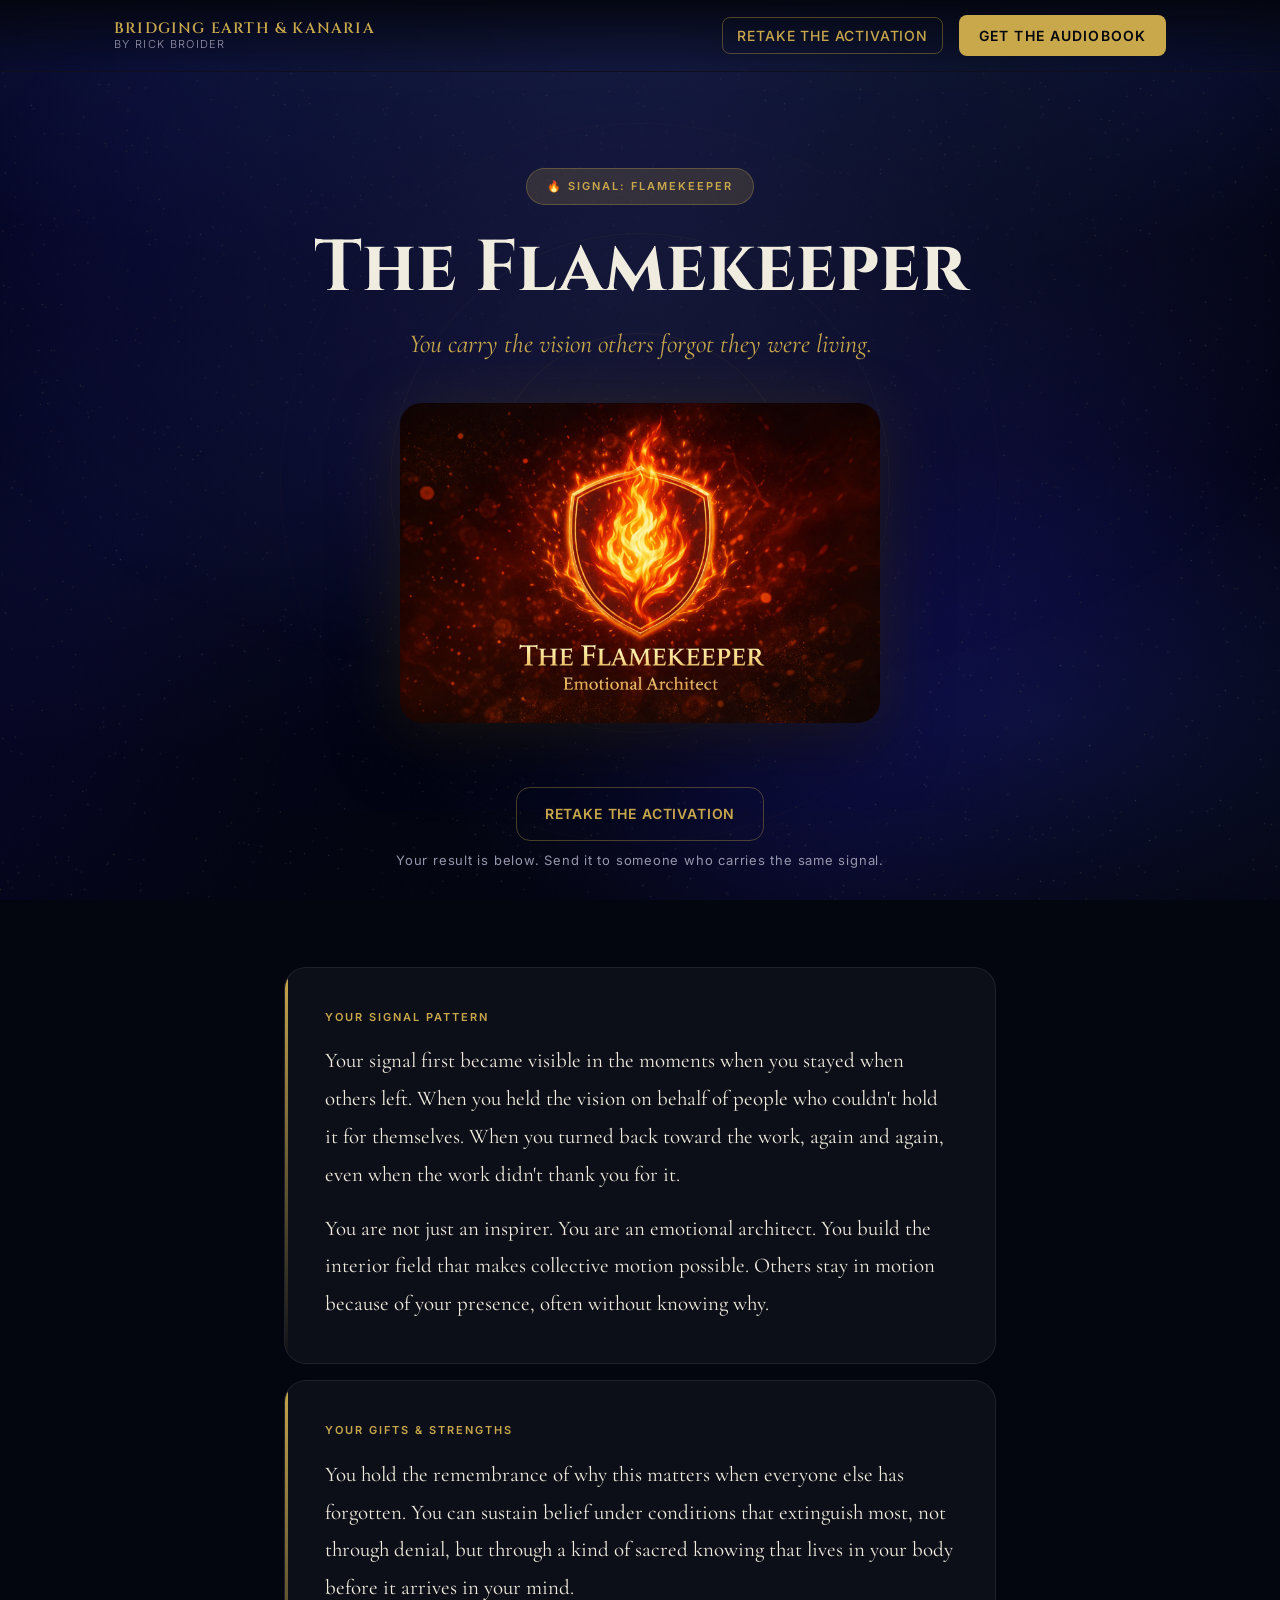
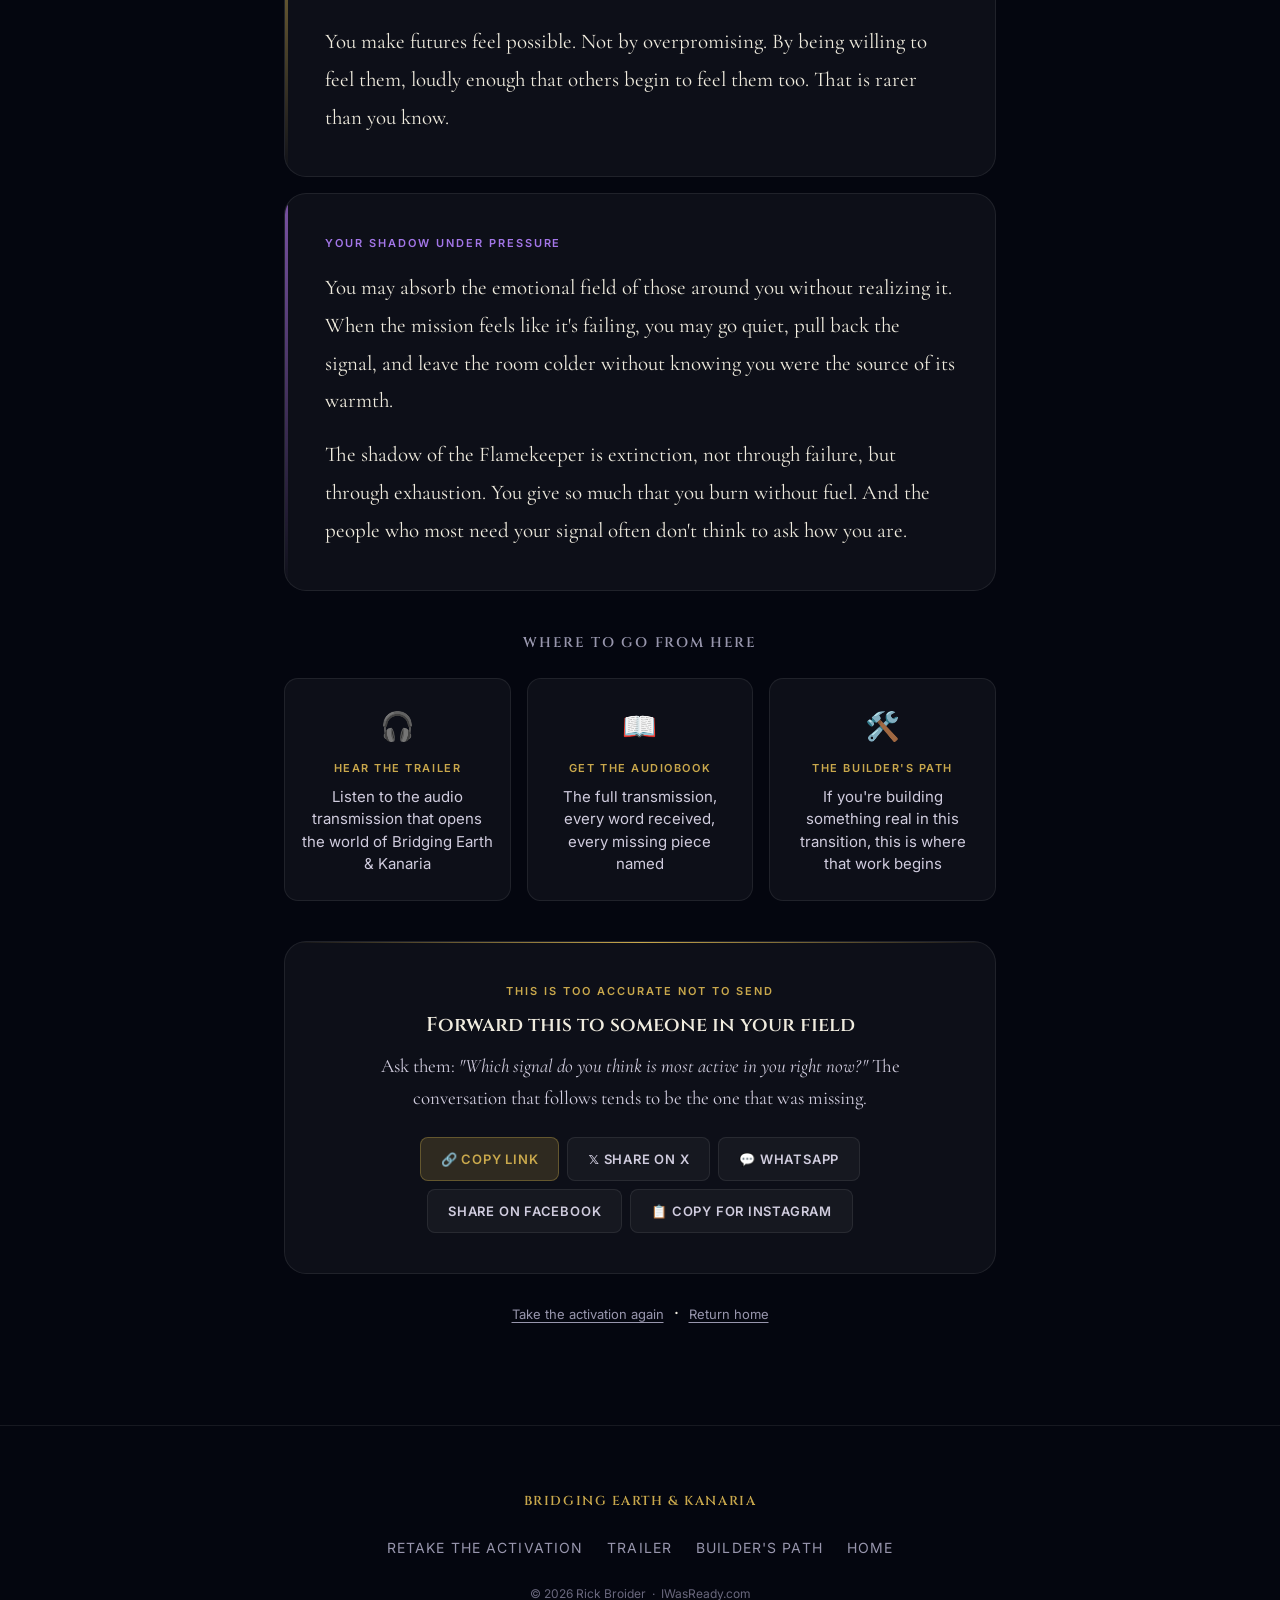
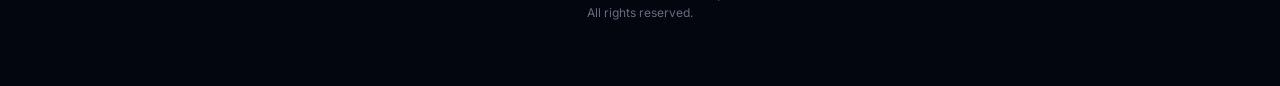
<file: result.html>
<!DOCTYPE html>
<html lang="en">
<head>
  <meta charset="UTF-8" />
  <meta name="viewport" content="width=device-width, initial-scale=1.0" />
  <!-- Title and OG tags are updated dynamically by script.js once result type is known -->
  <title>Your Starseed Leadership Signal | IWasReady.com</title>
  <meta name="description" content="Your Starseed Leadership Signal result from the Bridging Earth and Kanaria activation by Rick Broider. Discover your archetype: Flamekeeper, Architect, Bridge Walker, or Signal Holder." />
  <link rel="canonical" href="https://iwasready.com/result.html" />

  <!-- Open Graph | updated dynamically by script.js -->
  <meta property="og:type" content="website" />
  <meta property="og:url" content="https://iwasready.com/result.html" />
  <meta property="og:title" content="Your Starseed Leadership Signal | IWasReady.com" />
  <meta property="og:description" content="Discover your starseed leadership archetype from Bridging Earth and Kanaria by Rick Broider." />
  <meta property="og:image" content="https://iwasready.com/assets/Bridging-Earth-and-Kanaria-journey.png" />
  <meta property="og:image:type" content="image/png" />
  <meta property="og:image:width" content="1536" />
  <meta property="og:image:height" content="1024" />
  <meta property="og:image:alt" content="Starseed Leadership Signal Result | Bridging Earth and Kanaria by Rick Broider" />
  <meta property="og:site_name" content="IWasReady.com" />

  <!-- Twitter / X Card -->
  <meta name="twitter:card" content="summary_large_image" />
  <meta name="twitter:title" content="Your Starseed Leadership Signal | IWasReady.com" />
  <meta name="twitter:description" content="Discover your starseed leadership archetype: Flamekeeper, Architect, Bridge Walker, or Signal Holder. From Bridging Earth and Kanaria by Rick Broider." />
  <meta name="twitter:image" content="https://iwasready.com/assets/Bridging-Earth-and-Kanaria-journey.png" />
  <meta name="twitter:image:alt" content="Starseed Leadership Signal Result | Bridging Earth and Kanaria by Rick Broider" />

  <meta name="robots" content="noindex, follow" />
  <meta name="author" content="Rick Broider" />
  <meta name="theme-color" content="#04060f" />

  <!-- Google Tag Manager -->
  <script>(function(w,d,s,l,i){w[l]=w[l]||[];w[l].push({'gtm.start':
  new Date().getTime(),event:'gtm.js'});var f=d.getElementsByTagName(s)[0],
  j=d.createElement(s),dl=l!='dataLayer'?'&l='+l:'';j.async=true;j.src=
  'https://www.googletagmanager.com/gtm.js?id='+i+dl;f.parentNode.insertBefore(j,f);
  })(window,document,'script','dataLayer','TODO_GTM_CONTAINER_ID');</script>
  <!-- End Google Tag Manager -->

  <!-- Analytics + Attribution Layer -->
  <script src="js/analytics.js"></script>

  <!-- Structured Data -->
  <script type="application/ld+json">
  {
    "@context": "https://schema.org",
    "@type": "WebPage",
    "@id": "https://iwasready.com/result.html",
    "url": "https://iwasready.com/result.html",
    "name": "Starseed Leadership Signal Result",
    "description": "Your Starseed Leadership Signal result, one of four archetypes from the Bridging Earth and Kanaria ecosystem by Rick Broider.",
    "isPartOf": {"@id": "https://iwasready.com/#website"},
    "author": {"@id": "https://iwasready.com/#person"},
    "inLanguage": "en",
    "breadcrumb": {
      "@type": "BreadcrumbList",
      "itemListElement": [
        {
          "@type": "ListItem",
          "position": 1,
          "name": "Home",
          "item": "https://iwasready.com/"
        },
        {
          "@type": "ListItem",
          "position": 2,
          "name": "Signal Activation",
          "item": "https://iwasready.com/quiz.html"
        },
        {
          "@type": "ListItem",
          "position": 3,
          "name": "Your Result",
          "item": "https://iwasready.com/result.html"
        }
      ]
    }
  }
  </script>

  <link rel="stylesheet" href="assets/styles.css" />
</head>
<body data-page="result">
  <!-- Google Tag Manager (noscript) -->
  <noscript><iframe src="https://www.googletagmanager.com/ns.html?id=TODO_GTM_CONTAINER_ID"
  height="0" width="0" style="display:none;visibility:hidden"></iframe></noscript>
  <!-- End Google Tag Manager (noscript) -->

  <!-- COSMIC BACKGROUND -->
  <div class="cosmic-bg" aria-hidden="true"></div>
  <div class="cosmic-texture" aria-hidden="true"></div>
  <div class="sacred-geo-bg" aria-hidden="true"></div>

  <!-- NAV -->
  <header role="banner">
    <nav class="nav" aria-label="Main navigation">
      <div class="nav-inner">
        <a href="https://iwasready.com" class="nav-logo" aria-label="Bridging Earth and Kanaria | home">
          <span class="nav-logo-title">Bridging Earth &amp; Kanaria</span>
          <span class="nav-logo-sub">by Rick Broider</span>
        </a>
        <div class="nav-actions">
          <a href="quiz.html" class="nav-link nav-link--book">Retake the Activation</a>
          <a href="https://app.helloaudio.fm/feed/831d2db8-2d73-412e-a0a5-0fe58d744a10/signup" class="nav-cta" target="_blank" rel="noopener">Get the Audiobook</a>
        </div>
      </div>
    </nav>
  </header>

  <main id="main-content" class="result-page">
    <!--
      Result content is rendered entirely by script.js (initResult function).
      The page reads the ?type= URL parameter and injects the correct archetype.

      Valid type values:
        flamekeeper
        architect
        bridge-walker
        signal-holder

      If no valid type is found, defaults to flamekeeper.
    -->
    <div id="result-root" aria-live="polite">
      <!-- Content injected by script.js -->
      <noscript>
        <div style="text-align:center; padding:120px 20px; color:var(--text-secondary);">
          <p style="font-family:var(--font-serif); font-size:20px; margin-bottom:16px;">
            JavaScript is required to view your result.
          </p>
          <p>Please enable JavaScript and <a href="quiz.html">retake the activation</a>.</p>
        </div>
      </noscript>
    </div>
  </main>

  <!-- FOOTER -->
  <footer class="footer" role="contentinfo">
    <div class="container">
      <div class="footer-inner">
        <a href="https://iwasready.com" class="footer-logo" aria-label="IWasReady.com | home">
          Bridging Earth &amp; Kanaria
        </a>
        <nav class="footer-links" aria-label="Footer navigation">
          <a href="quiz.html" class="footer-link">Retake the Activation</a>
          <a href="index.html#trailer" class="footer-link">Trailer</a>
          <a href="https://stopthecollapse.com" class="footer-link" target="_blank" rel="noopener">Builder's Path</a>
          <a href="index.html" class="footer-link">Home</a>
        </nav>
        <p class="footer-copy">
          &copy; <span id="footer-year"></span> Rick Broider &nbsp;·&nbsp; IWasReady.com<br />
          All rights reserved.
        </p>
      </div>
    </div>
  </footer>

  <script src="assets/script.js"></script>
  <script>
    document.getElementById('footer-year').textContent = new Date().getFullYear();
  </script>
</body>
</html>
</file>
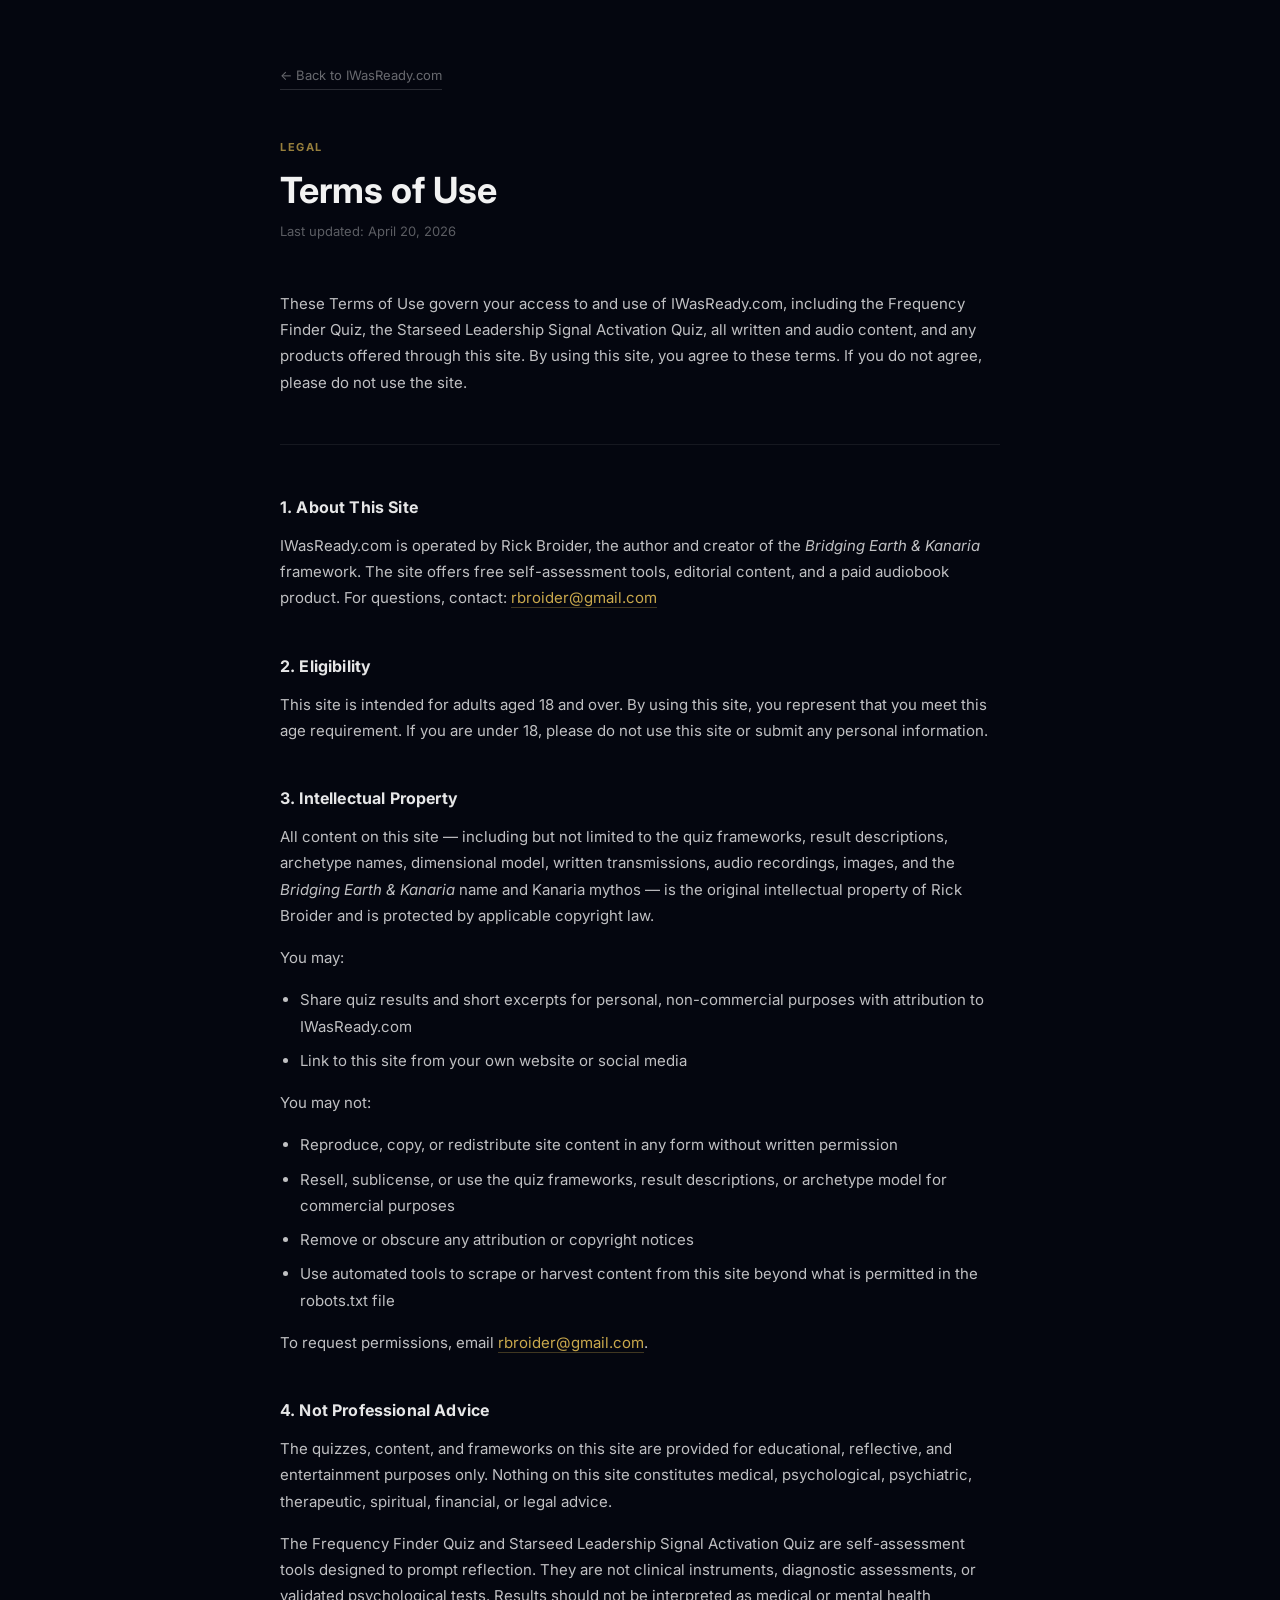
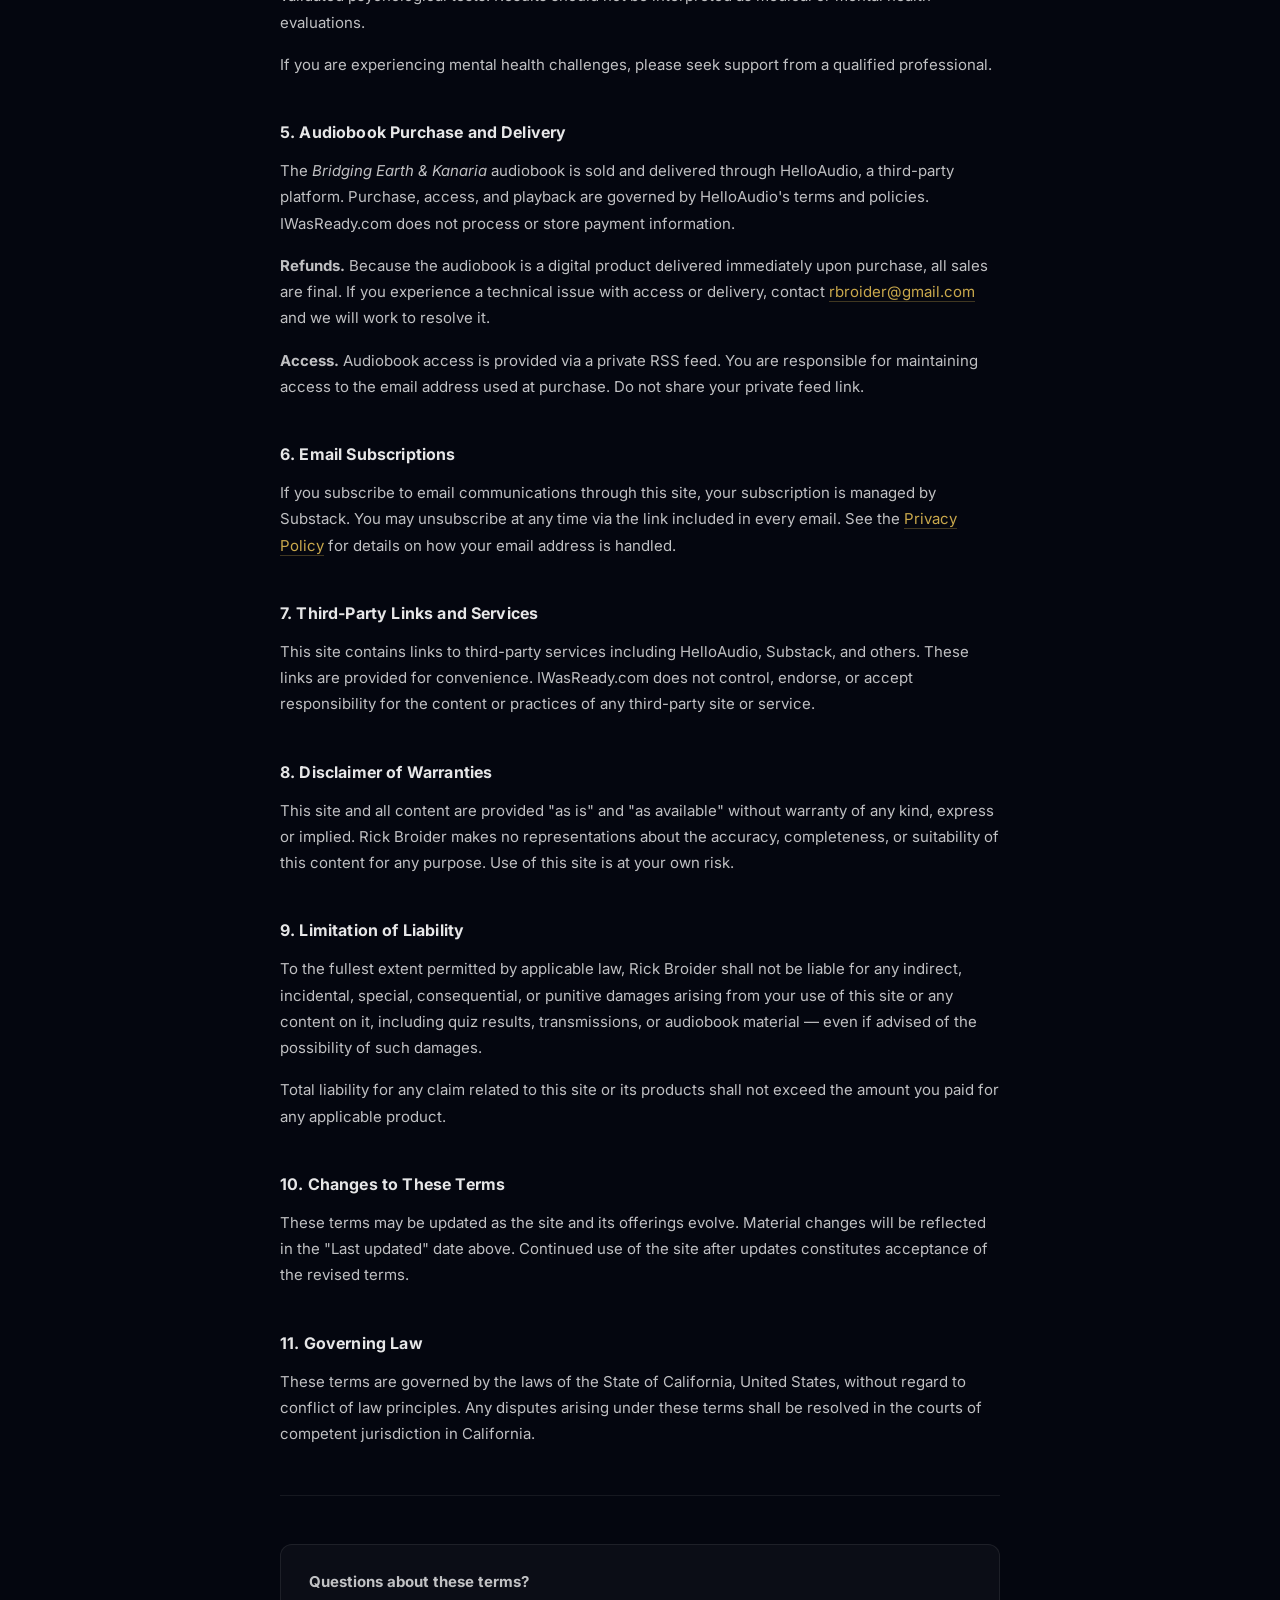
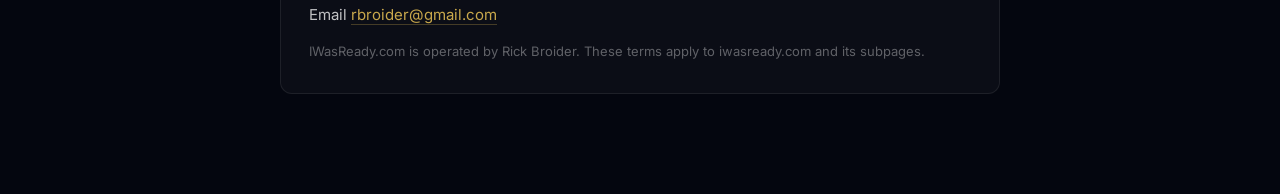
<file: terms.html>
<!DOCTYPE html>
<html lang="en">
<head>
  <meta charset="UTF-8" />
  <meta name="viewport" content="width=device-width, initial-scale=1.0" />
  <title>Terms of Use | IWasReady.com</title>
  <meta name="robots" content="noindex, follow" />
  <link rel="preconnect" href="https://fonts.googleapis.com">
  <link rel="preconnect" href="https://fonts.gstatic.com" crossorigin>
  <link href="https://fonts.googleapis.com/css2?family=Inter:wght@400;500;600;700&display=swap" rel="stylesheet">
  <style>
    *, *::before, *::after { box-sizing: border-box; margin: 0; padding: 0; }
    html { font-size: 16px; }
    body {
      background: #04060f;
      color: rgba(255,255,255,0.82);
      font-family: 'Inter', sans-serif;
      line-height: 1.75;
      padding: 60px 24px 100px;
    }
    .wrap { max-width: 720px; margin: 0 auto; }
    .back {
      display: inline-block;
      font-size: 13px;
      color: rgba(255,255,255,0.4);
      text-decoration: none;
      margin-bottom: 48px;
      border-bottom: 1px solid rgba(255,255,255,0.15);
      padding-bottom: 2px;
      transition: color 0.2s;
    }
    .back:hover { color: rgba(255,255,255,0.7); }
    .eyebrow {
      font-size: 11px;
      font-weight: 700;
      letter-spacing: 0.14em;
      text-transform: uppercase;
      color: #C9A84C;
      opacity: 0.75;
      margin-bottom: 12px;
    }
    h1 {
      font-size: clamp(26px, 5vw, 36px);
      font-weight: 700;
      color: rgba(255,255,255,0.95);
      line-height: 1.2;
      margin-bottom: 8px;
    }
    .updated {
      font-size: 13px;
      color: rgba(255,255,255,0.35);
      margin-bottom: 48px;
    }
    h2 {
      font-size: 16px;
      font-weight: 700;
      color: rgba(255,255,255,0.9);
      margin: 40px 0 12px;
      letter-spacing: 0.01em;
    }
    p { margin-bottom: 16px; font-size: 15px; color: rgba(255,255,255,0.75); }
    ul { padding-left: 20px; margin-bottom: 16px; }
    li { font-size: 15px; color: rgba(255,255,255,0.75); margin-bottom: 8px; }
    a { color: #C9A84C; text-decoration: none; border-bottom: 1px solid rgba(201,168,76,0.3); }
    a:hover { opacity: 0.8; }
    .divider { border: none; border-top: 1px solid rgba(255,255,255,0.07); margin: 48px 0; }
    .contact-block {
      background: rgba(255,255,255,0.03);
      border: 1px solid rgba(255,255,255,0.08);
      border-radius: 12px;
      padding: 24px 28px;
      margin-top: 40px;
    }
    .contact-block p { margin-bottom: 6px; }
  </style>
</head>
<body>
  <div class="wrap">

    <a href="index.html" class="back">← Back to IWasReady.com</a>

    <p class="eyebrow">Legal</p>
    <h1>Terms of Use</h1>
    <p class="updated">Last updated: April 20, 2026</p>

    <p>These Terms of Use govern your access to and use of IWasReady.com, including the Frequency Finder Quiz, the Starseed Leadership Signal Activation Quiz, all written and audio content, and any products offered through this site. By using this site, you agree to these terms. If you do not agree, please do not use the site.</p>

    <hr class="divider" />

    <h2>1. About This Site</h2>
    <p>IWasReady.com is operated by Rick Broider, the author and creator of the <em>Bridging Earth &amp; Kanaria</em> framework. The site offers free self-assessment tools, editorial content, and a paid audiobook product. For questions, contact: <a href="mailto:rbroider@gmail.com">rbroider@gmail.com</a></p>

    <h2>2. Eligibility</h2>
    <p>This site is intended for adults aged 18 and over. By using this site, you represent that you meet this age requirement. If you are under 18, please do not use this site or submit any personal information.</p>

    <h2>3. Intellectual Property</h2>
    <p>All content on this site — including but not limited to the quiz frameworks, result descriptions, archetype names, dimensional model, written transmissions, audio recordings, images, and the <em>Bridging Earth &amp; Kanaria</em> name and Kanaria mythos — is the original intellectual property of Rick Broider and is protected by applicable copyright law.</p>
    <p>You may:</p>
    <ul>
      <li>Share quiz results and short excerpts for personal, non-commercial purposes with attribution to IWasReady.com</li>
      <li>Link to this site from your own website or social media</li>
    </ul>
    <p>You may not:</p>
    <ul>
      <li>Reproduce, copy, or redistribute site content in any form without written permission</li>
      <li>Resell, sublicense, or use the quiz frameworks, result descriptions, or archetype model for commercial purposes</li>
      <li>Remove or obscure any attribution or copyright notices</li>
      <li>Use automated tools to scrape or harvest content from this site beyond what is permitted in the robots.txt file</li>
    </ul>
    <p>To request permissions, email <a href="mailto:rbroider@gmail.com">rbroider@gmail.com</a>.</p>

    <h2>4. Not Professional Advice</h2>
    <p>The quizzes, content, and frameworks on this site are provided for educational, reflective, and entertainment purposes only. Nothing on this site constitutes medical, psychological, psychiatric, therapeutic, spiritual, financial, or legal advice.</p>
    <p>The Frequency Finder Quiz and Starseed Leadership Signal Activation Quiz are self-assessment tools designed to prompt reflection. They are not clinical instruments, diagnostic assessments, or validated psychological tests. Results should not be interpreted as medical or mental health evaluations.</p>
    <p>If you are experiencing mental health challenges, please seek support from a qualified professional.</p>

    <h2>5. Audiobook Purchase and Delivery</h2>
    <p>The <em>Bridging Earth &amp; Kanaria</em> audiobook is sold and delivered through HelloAudio, a third-party platform. Purchase, access, and playback are governed by HelloAudio's terms and policies. IWasReady.com does not process or store payment information.</p>
    <p><strong>Refunds.</strong> Because the audiobook is a digital product delivered immediately upon purchase, all sales are final. If you experience a technical issue with access or delivery, contact <a href="mailto:rbroider@gmail.com">rbroider@gmail.com</a> and we will work to resolve it.</p>
    <p><strong>Access.</strong> Audiobook access is provided via a private RSS feed. You are responsible for maintaining access to the email address used at purchase. Do not share your private feed link.</p>

    <h2>6. Email Subscriptions</h2>
    <p>If you subscribe to email communications through this site, your subscription is managed by Substack. You may unsubscribe at any time via the link included in every email. See the <a href="privacy-policy.html">Privacy Policy</a> for details on how your email address is handled.</p>

    <h2>7. Third-Party Links and Services</h2>
    <p>This site contains links to third-party services including HelloAudio, Substack, and others. These links are provided for convenience. IWasReady.com does not control, endorse, or accept responsibility for the content or practices of any third-party site or service.</p>

    <h2>8. Disclaimer of Warranties</h2>
    <p>This site and all content are provided "as is" and "as available" without warranty of any kind, express or implied. Rick Broider makes no representations about the accuracy, completeness, or suitability of this content for any purpose. Use of this site is at your own risk.</p>

    <h2>9. Limitation of Liability</h2>
    <p>To the fullest extent permitted by applicable law, Rick Broider shall not be liable for any indirect, incidental, special, consequential, or punitive damages arising from your use of this site or any content on it, including quiz results, transmissions, or audiobook material — even if advised of the possibility of such damages.</p>
    <p>Total liability for any claim related to this site or its products shall not exceed the amount you paid for any applicable product.</p>

    <h2>10. Changes to These Terms</h2>
    <p>These terms may be updated as the site and its offerings evolve. Material changes will be reflected in the "Last updated" date above. Continued use of the site after updates constitutes acceptance of the revised terms.</p>

    <h2>11. Governing Law</h2>
    <p>These terms are governed by the laws of the State of California, United States, without regard to conflict of law principles. Any disputes arising under these terms shall be resolved in the courts of competent jurisdiction in California.</p>

    <hr class="divider" />

    <div class="contact-block">
      <p><strong>Questions about these terms?</strong></p>
      <p>Email <a href="mailto:rbroider@gmail.com">rbroider@gmail.com</a></p>
      <p style="margin-top:12px;font-size:13px;color:rgba(255,255,255,0.35);">IWasReady.com is operated by Rick Broider. These terms apply to iwasready.com and its subpages.</p>
    </div>

  </div>
</body>
</html>
</file>
<file: assets/styles.css>
/* ============================================================
   IWASREADY.COM — BRIDGING EARTH & KANARIA
   Design System & Global Styles
   Deep indigo / gold / cosmic aesthetic
   Mobile-first, fully responsive
   ============================================================ */

/* === GOOGLE FONTS === */
@import url('https://fonts.googleapis.com/css2?family=Cinzel:wght@400;600;700&family=Cormorant+Garamond:ital,wght@0,400;0,500;1,400;1,500&family=Inter:wght@300;400;500;600&display=swap');

/* === CUSTOM PROPERTIES === */
:root {
  /* Color Palette */
  --space-black:   #04060f;
  --deep-navy:     #080d1c;
  --navy:          #0c1328;
  --indigo-dark:   #111c3a;
  --indigo:        #182045;
  --indigo-mid:    #1e2d5e;
  --indigo-light:  #263870;

  --gold:          #c9a84c;
  --gold-bright:   #e8c86a;
  --gold-pale:     #f5e4a8;
  --gold-glow:     rgba(201, 168, 76, 0.18);
  --gold-glow-lg:  rgba(201, 168, 76, 0.08);

  --white:         #ffffff;
  --text-primary:  #f0ecdf;
  --text-secondary:#d0ccde;
  --text-muted:    #9896ad;
  --text-dim:      #6a687e;

  --glass-bg:      rgba(255, 255, 255, 0.04);
  --glass-border:  rgba(255, 255, 255, 0.08);
  --glass-hover:   rgba(255, 255, 255, 0.07);

  --indigo-glow:   rgba(56, 80, 200, 0.15);
  --blue-glow:     rgba(80, 120, 255, 0.12);

  /* Spacing */
  --space-xs:  4px;
  --space-sm:  8px;
  --space-md:  16px;
  --space-lg:  24px;
  --space-xl:  40px;
  --space-2xl: 64px;
  --space-3xl: 96px;
  --space-4xl: 128px;

  /* Typography */
  --font-display: 'Cinzel', Georgia, serif;
  --font-serif:   'Cormorant Garamond', Georgia, serif;
  --font-body:    'Inter', system-ui, sans-serif;

  /* Sizing */
  --max-width:  1100px;
  --nav-height: 72px;
  --radius-sm:  8px;
  --radius-md:  14px;
  --radius-lg:  22px;
  --radius-xl:  32px;

  /* Transitions */
  --ease:       cubic-bezier(0.25, 0.46, 0.45, 0.94);
  --ease-spring:cubic-bezier(0.34, 1.56, 0.64, 1);
  --duration:   240ms;
}

/* === RESET === */
*, *::before, *::after {
  box-sizing: border-box;
  margin: 0;
  padding: 0;
}

html {
  scroll-behavior: smooth;
  -webkit-text-size-adjust: 100%;
}

body {
  font-family: var(--font-body);
  background-color: var(--space-black);
  color: var(--text-primary);
  line-height: 1.7;
  font-size: 18px;
  overflow-x: hidden;
  -webkit-font-smoothing: antialiased;
  -moz-osx-font-smoothing: grayscale;
}

img {
  max-width: 100%;
  height: auto;
  display: block;
}

a {
  color: var(--gold);
  text-decoration: none;
  transition: color var(--duration) var(--ease);
}

a:hover { color: var(--gold-bright); }

button {
  cursor: pointer;
  font-family: var(--font-body);
  border: none;
  background: none;
}

ul, ol { list-style: none; }

/* === BACKGROUND LAYER === */
.cosmic-bg {
  position: fixed;
  inset: 0;
  z-index: -2;
  background:
    radial-gradient(ellipse 120% 60% at 50% -10%, rgba(30, 45, 94, 0.9) 0%, transparent 70%),
    radial-gradient(ellipse 80% 50% at 80% 80%, rgba(20, 30, 70, 0.6) 0%, transparent 60%),
    radial-gradient(ellipse 60% 40% at 10% 60%, rgba(15, 20, 55, 0.5) 0%, transparent 60%),
    var(--space-black);
}

.cosmic-texture {
  position: fixed;
  inset: 0;
  z-index: -1;
  background-image: url('cosmic-field.png');
  background-size: cover;
  background-position: center;
  opacity: 0.35;
  pointer-events: none;
}

.sacred-geo-bg {
  position: fixed;
  top: 50%;
  left: 50%;
  transform: translate(-50%, -50%);
  width: min(800px, 80vmin);
  height: min(800px, 80vmin);
  z-index: -1;
  background: url('sacred-geometry.png') center / contain no-repeat;
  opacity: 0.04;
  pointer-events: none;
}

/* === LAYOUT CONTAINERS === */
.container {
  width: 100%;
  max-width: var(--max-width);
  margin: 0 auto;
  padding: 0 var(--space-lg);
}

.section {
  padding: var(--space-3xl) 0;
}

.section-sm {
  padding: var(--space-2xl) 0;
}

/* === NAV === */
.nav {
  position: fixed;
  top: 0;
  left: 0;
  right: 0;
  z-index: 100;
  height: var(--nav-height);
  display: flex;
  align-items: center;
  background: linear-gradient(180deg, rgba(4, 6, 15, 0.95) 0%, transparent 100%);
  backdrop-filter: blur(12px);
  -webkit-backdrop-filter: blur(12px);
  border-bottom: 1px solid rgba(255,255,255,0.04);
  transition: background var(--duration) var(--ease);
}

.nav.scrolled {
  background: rgba(4, 6, 15, 0.96);
  border-bottom-color: var(--glass-border);
}

.nav-inner {
  display: flex;
  align-items: center;
  justify-content: space-between;
  width: 100%;
  max-width: var(--max-width);
  margin: 0 auto;
  padding: 0 var(--space-lg);
}

.nav-logo {
  display: flex;
  flex-direction: column;
  text-decoration: none;
  line-height: 1.2;
}

.nav-logo-title {
  font-family: var(--font-display);
  font-size: 15px;
  font-weight: 600;
  letter-spacing: 0.08em;
  color: var(--gold);
  text-transform: uppercase;
}

.nav-logo-sub {
  font-family: var(--font-body);
  font-size: 11px;
  font-weight: 300;
  letter-spacing: 0.12em;
  color: var(--text-muted);
  text-transform: uppercase;
}

.nav-actions {
  display: flex;
  align-items: center;
  gap: var(--space-md);
}

.nav-link {
  font-size: 14px;
  font-weight: 500;
  letter-spacing: 0.06em;
  color: var(--text-secondary);
  text-transform: uppercase;
  text-decoration: none;
  transition: color var(--duration) var(--ease);
}

.nav-link:hover { color: var(--gold); }

.nav-link--book {
  color: var(--gold);
  border: 1px solid rgba(212,175,55,0.35);
  padding: 6px 14px;
  border-radius: var(--radius-sm);
  transition: background var(--duration) var(--ease), color var(--duration) var(--ease);
}

.nav-link--book:hover {
  background: var(--gold);
  color: var(--space-black);
}

.nav-cta {
  font-family: var(--font-body);
  font-size: 14px;
  font-weight: 600;
  letter-spacing: 0.08em;
  text-transform: uppercase;
  color: var(--space-black);
  background: var(--gold);
  padding: 9px 20px;
  border-radius: var(--radius-sm);
  transition: background var(--duration) var(--ease), transform var(--duration) var(--ease-spring);
  text-decoration: none;
  display: inline-block;
}

.nav-cta:hover {
  background: var(--gold-bright);
  color: var(--space-black);
  transform: translateY(-1px);
}

/* === HERO === */
.hero {
  position: relative;
  min-height: 100svh;
  display: flex;
  align-items: center;
  justify-content: center;
  text-align: center;
  padding: calc(var(--nav-height) + var(--space-xl)) var(--space-lg) var(--space-3xl);
  overflow: hidden;
}

.hero-bg {
  position: absolute;
  inset: 0;
  z-index: 0;
  background-image: url('desktop-hero.jpeg');
  background-size: cover;
  background-position: center 30%;
  opacity: 0.18;
}

.hero-overlay {
  position: absolute;
  inset: 0;
  z-index: 1;
  background:
    radial-gradient(ellipse 100% 70% at 50% 0%, rgba(24, 32, 69, 0.7) 0%, transparent 70%),
    radial-gradient(ellipse 80% 60% at 50% 100%, rgba(4, 6, 15, 0.95) 0%, transparent 60%),
    linear-gradient(180deg, rgba(4,6,15,0.2) 0%, rgba(4,6,15,0.6) 100%);
}

/* Sacred geometry rings */
.hero-rings {
  position: absolute;
  inset: 0;
  z-index: 1;
  pointer-events: none;
  display: flex;
  align-items: center;
  justify-content: center;
}

.ring {
  position: absolute;
  border-radius: 50%;
  border: 1px solid rgba(201, 168, 76, 0.08);
  animation: ring-pulse 8s ease-in-out infinite;
}

.ring-1 { width: 300px; height: 300px; animation-delay: 0s; }
.ring-2 { width: 500px; height: 500px; animation-delay: 1.5s; border-color: rgba(201, 168, 76, 0.05); }
.ring-3 { width: 720px; height: 720px; animation-delay: 3s; border-color: rgba(201, 168, 76, 0.03); }
.ring-4 { width: 960px; height: 960px; animation-delay: 4.5s; border-color: rgba(201, 168, 76, 0.02); }

@keyframes ring-pulse {
  0%, 100% { transform: scale(1); opacity: 1; }
  50% { transform: scale(1.04); opacity: 0.6; }
}

.hero-content {
  position: relative;
  z-index: 2;
  max-width: 780px;
  margin: 0 auto;
}

.hero-badge {
  display: inline-flex;
  align-items: center;
  gap: var(--space-sm);
  font-family: var(--font-body);
  font-size: 12px;
  font-weight: 500;
  letter-spacing: 0.14em;
  text-transform: uppercase;
  color: var(--gold);
  background: var(--gold-glow);
  border: 1px solid rgba(201, 168, 76, 0.25);
  padding: 8px 18px;
  border-radius: 100px;
  margin-bottom: var(--space-xl);
}

.hero-badge::before {
  content: '';
  width: 6px;
  height: 6px;
  border-radius: 50%;
  background: var(--gold);
  animation: dot-pulse 2.5s ease-in-out infinite;
}

@keyframes dot-pulse {
  0%, 100% { opacity: 1; transform: scale(1); }
  50% { opacity: 0.4; transform: scale(0.7); }
}

.hero-headline {
  font-family: var(--font-display);
  font-size: clamp(36px, 6vw, 72px);
  font-weight: 700;
  line-height: 1.15;
  letter-spacing: 0.01em;
  color: var(--text-primary);
  margin-bottom: var(--space-lg);
}

.hero-headline .gold { color: var(--gold); }

.hero-subhead {
  font-family: var(--font-serif);
  font-size: clamp(20px, 2.5vw, 26px);
  font-weight: 400;
  line-height: 1.6;
  color: var(--text-secondary);
  max-width: 600px;
  margin: 0 auto var(--space-xl);
}

.hero-actions {
  display: flex;
  flex-direction: column;
  align-items: center;
  gap: var(--space-md);
}

.hero-cta-group {
  display: flex;
  flex-wrap: wrap;
  align-items: center;
  justify-content: center;
  gap: var(--space-md);
}

/* === BUTTONS === */
.btn {
  display: inline-flex;
  align-items: center;
  justify-content: center;
  gap: var(--space-sm);
  font-family: var(--font-body);
  font-weight: 600;
  letter-spacing: 0.06em;
  text-transform: uppercase;
  border-radius: var(--radius-md);
  transition:
    background var(--duration) var(--ease),
    color var(--duration) var(--ease),
    transform var(--duration) var(--ease-spring),
    box-shadow var(--duration) var(--ease);
  text-decoration: none;
  cursor: pointer;
  border: none;
  position: relative;
  overflow: hidden;
}

.btn::after {
  content: '';
  position: absolute;
  inset: 0;
  background: linear-gradient(135deg, rgba(255,255,255,0.1) 0%, transparent 60%);
  opacity: 0;
  transition: opacity var(--duration) var(--ease);
  pointer-events: none;
}

.btn:hover::after { opacity: 1; }

.btn-primary {
  font-size: 16px;
  padding: 18px 40px;
  color: var(--space-black);
  background: linear-gradient(135deg, var(--gold-bright) 0%, var(--gold) 100%);
  box-shadow: 0 0 40px var(--gold-glow), 0 4px 20px rgba(0,0,0,0.4);
}

.btn-primary:hover {
  color: var(--space-black);
  transform: translateY(-2px) scale(1.02);
  box-shadow: 0 0 60px rgba(201,168,76,0.35), 0 8px 30px rgba(0,0,0,0.5);
}

.btn-secondary {
  font-size: 14px;
  padding: 14px 28px;
  color: var(--gold);
  background: transparent;
  border: 1px solid rgba(201, 168, 76, 0.35);
}

.btn-secondary:hover {
  color: var(--gold-bright);
  border-color: rgba(201, 168, 76, 0.7);
  background: var(--gold-glow);
  transform: translateY(-1px);
}

.btn-ghost {
  font-size: 14px;
  padding: 12px 24px;
  color: var(--text-secondary);
  background: var(--glass-bg);
  border: 1px solid var(--glass-border);
}

.btn-ghost:hover {
  color: var(--text-primary);
  background: var(--glass-hover);
  transform: translateY(-1px);
}

.btn-lg {
  font-size: 17px;
  padding: 20px 48px;
}

.btn-arrow::after {
  content: ' →';
  font-size: 1.1em;
  background: none;
  position: static;
  opacity: 1;
}

/* === HERO SCROLL HINT === */
.scroll-hint {
  position: absolute;
  bottom: var(--space-xl);
  left: 50%;
  transform: translateX(-50%);
  z-index: 2;
  display: flex;
  flex-direction: column;
  align-items: center;
  gap: var(--space-sm);
  font-size: 11px;
  letter-spacing: 0.14em;
  text-transform: uppercase;
  color: var(--text-dim);
  animation: fade-up 1s var(--ease) 1.5s both;
}

.scroll-line {
  width: 1px;
  height: 40px;
  background: linear-gradient(180deg, transparent, var(--gold) 60%, transparent);
  animation: scroll-line 2s ease-in-out infinite;
}

@keyframes scroll-line {
  0% { transform: scaleY(0); transform-origin: top; }
  50% { transform: scaleY(1); transform-origin: top; }
  51% { transform: scaleY(1); transform-origin: bottom; }
  100% { transform: scaleY(0); transform-origin: bottom; }
}

/* === WHAT IS THIS SECTION === */
.what-section {
  position: relative;
  padding: var(--space-3xl) 0;
  text-align: center;
  background: rgba(4, 6, 15, 0.5);
}

.what-section::before {
  content: '';
  position: absolute;
  inset: 0;
  background: radial-gradient(ellipse 90% 70% at 50% 50%, rgba(12, 19, 40, 0.7) 0%, transparent 80%);
  pointer-events: none;
  z-index: 0;
}

.what-section .container {
  position: relative;
  z-index: 1;
}

.section-label {
  font-family: var(--font-body);
  font-size: 11px;
  font-weight: 600;
  letter-spacing: 0.18em;
  text-transform: uppercase;
  color: var(--gold);
  margin-bottom: var(--space-md);
  display: block;
}

.section-title {
  font-family: var(--font-display);
  font-size: clamp(26px, 4vw, 44px);
  font-weight: 600;
  line-height: 1.2;
  color: var(--text-primary);
  margin-bottom: var(--space-lg);
}

.section-body {
  font-family: var(--font-serif);
  font-size: clamp(19px, 2vw, 22px);
  line-height: 1.8;
  color: var(--text-primary);
  max-width: 680px;
  margin: 0 auto;
}

/* === SIGNAL TYPES GRID === */
.signals-grid {
  display: grid;
  grid-template-columns: repeat(2, 1fr);
  gap: var(--space-md);
  margin-top: var(--space-2xl);
  max-width: 800px;
  margin-left: auto;
  margin-right: auto;
}

.signal-card {
  background: var(--glass-bg);
  border: 1px solid var(--glass-border);
  border-radius: var(--radius-lg);
  padding: 0 0 var(--space-xl);
  text-align: left;
  position: relative;
  overflow: hidden;
  transition: border-color var(--duration) var(--ease), background var(--duration) var(--ease);
}

.signal-card::before {
  content: '';
  position: absolute;
  top: 0;
  left: 0;
  right: 0;
  height: 2px;
  background: linear-gradient(90deg, transparent, var(--gold), transparent);
  opacity: 0;
  transition: opacity var(--duration) var(--ease);
}

.signal-card:hover {
  border-color: rgba(201, 168, 76, 0.2);
  background: var(--glass-hover);
}

.signal-card:hover::before { opacity: 1; }

.signal-card-image {
  width: 100%;
  aspect-ratio: 16 / 9;
  overflow: hidden;
  border-radius: var(--radius-lg) var(--radius-lg) 0 0;
  margin-bottom: var(--space-lg);
}

.signal-card-image img {
  width: 100%;
  height: 100%;
  object-fit: cover;
  display: block;
  transition: transform 0.5s var(--ease);
}

.signal-card:hover .signal-card-image img {
  transform: scale(1.04);
}

.signal-name {
  font-family: var(--font-display);
  font-size: 16px;
  font-weight: 600;
  letter-spacing: 0.06em;
  color: var(--gold);
  margin: 0 var(--space-lg) var(--space-xs);
  text-transform: uppercase;
}

.signal-subtitle {
  font-family: var(--font-body);
  font-size: 11px;
  font-weight: 500;
  letter-spacing: 0.12em;
  text-transform: uppercase;
  color: var(--text-muted);
  margin: 0 var(--space-lg) var(--space-md);
}

.signal-desc {
  font-size: 16px;
  line-height: 1.75;
  color: var(--text-primary);
  opacity: 0.88;
  margin: 0 var(--space-lg);
}

/* === DIVIDER === */
.divider {
  width: 60px;
  height: 1px;
  background: linear-gradient(90deg, transparent, var(--gold), transparent);
  margin: var(--space-xl) auto;
}

/* === TRAILER SECTION === */
.trailer-section {
  padding: var(--space-3xl) 0;
  position: relative;
}

.trailer-inner {
  max-width: 860px;
  margin: 0 auto;
}

.trailer-embed {
  position: relative;
  width: 100%;
  padding-bottom: 56.25%;
  background: var(--indigo-dark);
  border-radius: var(--radius-lg);
  overflow: hidden;
  border: 1px solid var(--glass-border);
  box-shadow: 0 0 80px rgba(0,0,0,0.6), 0 0 40px var(--indigo-glow);
}

.trailer-embed iframe {
  position: absolute;
  inset: 0;
  width: 100%;
  height: 100%;
  border: none;
}

.trailer-placeholder {
  position: absolute;
  inset: 0;
  display: flex;
  flex-direction: column;
  align-items: center;
  justify-content: center;
  gap: var(--space-md);
  background: linear-gradient(135deg, var(--indigo-dark), var(--navy));
}

.trailer-placeholder-icon {
  width: 72px;
  height: 72px;
  border-radius: 50%;
  background: var(--gold-glow);
  border: 2px solid rgba(201, 168, 76, 0.4);
  display: flex;
  align-items: center;
  justify-content: center;
  font-size: 28px;
}

.trailer-placeholder-text {
  font-family: var(--font-display);
  font-size: 14px;
  letter-spacing: 0.1em;
  text-transform: uppercase;
  color: var(--text-muted);
}

.trailer-caption {
  text-align: center;
  margin-top: var(--space-lg);
}

.trailer-caption p {
  font-family: var(--font-serif);
  font-size: 18px;
  font-style: italic;
  color: var(--text-secondary);
  line-height: 1.65;
}

/* === ABOUT SECTION === */
.about-section {
  padding: var(--space-3xl) 0;
}

.about-grid {
  display: grid;
  grid-template-columns: 1fr 1fr;
  gap: var(--space-3xl);
  align-items: center;
  max-width: var(--max-width);
  margin: 0 auto;
}

.about-label {
  font-family: var(--font-body);
  font-size: 11px;
  font-weight: 600;
  letter-spacing: 0.18em;
  text-transform: uppercase;
  color: var(--gold);
  margin-bottom: var(--space-md);
}

.about-title {
  font-family: var(--font-display);
  font-size: clamp(28px, 3.5vw, 42px);
  font-weight: 600;
  line-height: 1.2;
  color: var(--text-primary);
  margin-bottom: var(--space-lg);
}

.about-body {
  font-size: 19px;
  line-height: 1.85;
  color: var(--text-primary);
}

.about-body p + p {
  margin-top: var(--space-md);
}

.about-visual {
  position: relative;
}

.about-image-frame {
  position: relative;
  border-radius: var(--radius-xl);
  overflow: hidden;
  aspect-ratio: 4/5;
  background: var(--indigo-dark);
  border: 1px solid var(--glass-border);
}

/* Rick Broider portrait photo */
.about-image-frame--portrait {
  aspect-ratio: 2/3;
  border-radius: var(--radius-xl);
  border: 1px solid rgba(201, 168, 76, 0.2);
  box-shadow:
    0 0 60px rgba(201, 168, 76, 0.08),
    0 0 100px rgba(56, 80, 200, 0.15),
    0 30px 80px rgba(0,0,0,0.5);
  overflow: hidden;
}

.about-image-frame--portrait img {
  width: 100%;
  height: 100%;
  object-fit: cover;
  object-position: center top;
  opacity: 0.95;
}

.about-image-frame img {
  width: 100%;
  height: 100%;
  object-fit: cover;
  opacity: 0.85;
}

.about-image-glow {
  position: absolute;
  inset: -2px;
  border-radius: var(--radius-xl);
  background: transparent;
  box-shadow: 0 0 60px var(--gold-glow-lg), 0 0 120px var(--indigo-glow);
  pointer-events: none;
}

/* Book badge */
.book-badge {
  position: absolute;
  bottom: var(--space-lg);
  left: -var(--space-lg);
  background: var(--glass-bg);
  backdrop-filter: blur(20px);
  border: 1px solid var(--glass-border);
  border-radius: var(--radius-md);
  padding: var(--space-md) var(--space-lg);
  display: flex;
  align-items: center;
  gap: var(--space-md);
  transform: translateX(-20px);
}

.book-badge-icon { font-size: 24px; }

.book-badge-text {
  font-size: 13px;
}

.book-badge-title {
  font-family: var(--font-display);
  font-size: 12px;
  font-weight: 600;
  color: var(--gold);
  letter-spacing: 0.06em;
  display: block;
  margin-bottom: 2px;
}

.book-badge-sub {
  font-size: 11px;
  color: var(--text-muted);
}

/* === TESTIMONIAL === */
.testimonial-section {
  padding: var(--space-3xl) 0;
  position: relative;
  text-align: center;
}

.testimonial-section::before {
  content: '';
  position: absolute;
  inset: 0;
  background: radial-gradient(ellipse 80% 60% at 50% 50%, rgba(30, 45, 94, 0.3) 0%, transparent 70%);
  pointer-events: none;
}

.testimonial-quote {
  position: relative;
  max-width: 760px;
  margin: 0 auto;
  padding: var(--space-2xl);
  background: var(--glass-bg);
  border: 1px solid var(--glass-border);
  border-radius: var(--radius-xl);
}

.testimonial-quote::before {
  content: '\201C';
  position: absolute;
  top: -20px;
  left: var(--space-xl);
  font-family: var(--font-serif);
  font-size: 120px;
  line-height: 1;
  color: var(--gold);
  opacity: 0.3;
}

.testimonial-text {
  font-family: var(--font-serif);
  font-size: clamp(20px, 2.5vw, 25px);
  font-style: italic;
  line-height: 1.75;
  color: var(--text-primary);
  position: relative;
  z-index: 1;
}

.testimonial-author {
  display: flex;
  align-items: center;
  justify-content: center;
  gap: var(--space-md);
  margin-top: var(--space-xl);
}

.testimonial-line {
  width: 40px;
  height: 1px;
  background: var(--gold);
  opacity: 0.4;
}

.testimonial-name {
  font-size: 13px;
  letter-spacing: 0.12em;
  text-transform: uppercase;
  color: var(--gold);
  font-weight: 500;
}

/* === QUIZ CTA SECTION === */
.quiz-cta-section {
  padding: var(--space-3xl) 0;
  text-align: center;
  position: relative;
}

.quiz-cta-inner {
  max-width: 600px;
  margin: 0 auto;
  padding: var(--space-2xl);
  background: var(--glass-bg);
  border: 1px solid var(--glass-border);
  border-radius: var(--radius-xl);
  position: relative;
  overflow: hidden;
}

.quiz-cta-inner::before {
  content: '';
  position: absolute;
  top: 0;
  left: 0;
  right: 0;
  height: 1px;
  background: linear-gradient(90deg, transparent, var(--gold), transparent);
}

.quiz-cta-eyebrow {
  font-family: var(--font-body);
  font-size: 11px;
  font-weight: 600;
  letter-spacing: 0.18em;
  text-transform: uppercase;
  color: var(--gold);
  margin-bottom: var(--space-md);
}

.quiz-cta-title {
  font-family: var(--font-display);
  font-size: clamp(22px, 3.5vw, 34px);
  font-weight: 600;
  line-height: 1.25;
  color: var(--text-primary);
  margin-bottom: var(--space-md);
}

.quiz-cta-body {
  font-family: var(--font-serif);
  font-size: 21px;
  line-height: 1.7;
  color: var(--text-secondary);
  margin-bottom: var(--space-xl);
}

.quiz-meta {
  display: flex;
  align-items: center;
  justify-content: center;
  gap: var(--space-xl);
  margin-top: var(--space-lg);
  flex-wrap: wrap;
}

.quiz-meta-item {
  display: flex;
  align-items: center;
  gap: var(--space-sm);
  font-size: 13px;
  color: var(--text-muted);
}

.quiz-meta-icon { font-size: 16px; }

/* === FAQ === */
.faq-section {
  padding: var(--space-3xl) 0;
}

.faq-list {
  max-width: 720px;
  margin: var(--space-2xl) auto 0;
}

.faq-item {
  border-bottom: 1px solid var(--glass-border);
}

.faq-question {
  display: flex;
  align-items: center;
  justify-content: space-between;
  padding: var(--space-lg) 0;
  cursor: pointer;
  font-family: var(--font-body);
  font-size: 18px;
  font-weight: 500;
  color: var(--text-primary);
  background: none;
  border: none;
  width: 100%;
  text-align: left;
  gap: var(--space-md);
  transition: color var(--duration) var(--ease);
}

.faq-question:hover { color: var(--gold); }

.faq-icon {
  width: 24px;
  height: 24px;
  border-radius: 50%;
  border: 1px solid var(--glass-border);
  display: flex;
  align-items: center;
  justify-content: center;
  font-size: 16px;
  color: var(--gold);
  flex-shrink: 0;
  transition: transform var(--duration) var(--ease), background var(--duration) var(--ease);
}

.faq-item.open .faq-icon {
  transform: rotate(45deg);
  background: var(--gold-glow);
}

.faq-answer {
  max-height: 0;
  overflow: hidden;
  transition: max-height 0.4s var(--ease);
}

.faq-item.open .faq-answer {
  max-height: 500px;
}

.faq-answer-inner {
  padding: 0 0 var(--space-lg);
  font-family: var(--font-serif);
  font-size: 19px;
  line-height: 1.8;
  color: var(--text-secondary);
}

/* === BOOK FRAME === */
.book-frame-section {
  padding: var(--space-3xl) 0;
  border-top: 1px solid var(--glass-border);
}

.book-frame-inner {
  max-width: 680px;
  margin: 0 auto;
  text-align: center;
}

.book-frame-title {
  font-family: var(--font-display);
  font-size: clamp(20px, 2.5vw, 28px);
  font-weight: 600;
  letter-spacing: 0.08em;
  text-transform: uppercase;
  color: var(--gold);
  margin-bottom: var(--space-xl);
}

.book-frame-body {
  font-family: var(--font-serif);
  font-size: clamp(17px, 2vw, 21px);
  line-height: 1.75;
  color: var(--text-secondary);
  margin-bottom: var(--space-lg);
}

.book-frame-closing {
  font-family: var(--font-serif);
  font-size: clamp(16px, 1.8vw, 19px);
  line-height: 1.7;
  color: var(--text-primary);
  font-style: italic;
  margin-top: var(--space-xl);
  padding-top: var(--space-xl);
  border-top: 1px solid var(--glass-border);
}

/* === POST-TRAILER CTA === */
.post-trailer-cta {
  padding: var(--space-3xl) 0;
  border-top: 1px solid var(--glass-border);
  border-bottom: 1px solid var(--glass-border);
  text-align: center;
}

.post-trailer-cta-inner {
  max-width: 640px;
  margin: 0 auto;
}

.post-trailer-eyebrow {
  font-family: var(--font-body);
  font-size: 12px;
  font-weight: 600;
  letter-spacing: 0.14em;
  text-transform: uppercase;
  color: var(--gold);
  margin-bottom: var(--space-md);
}

.post-trailer-title {
  font-family: var(--font-display);
  font-size: clamp(28px, 4vw, 42px);
  font-weight: 400;
  color: var(--text-primary);
  margin-bottom: var(--space-md);
  letter-spacing: 0.04em;
}

.post-trailer-body {
  font-family: var(--font-serif);
  font-size: clamp(17px, 1.6vw, 20px);
  line-height: 1.75;
  color: var(--text-secondary);
  margin-bottom: var(--space-xl);
}

.post-trailer-cta-group {
  display: flex;
  flex-wrap: wrap;
  gap: var(--space-md);
  justify-content: center;
}

/* === GIFTED TRANSMISSION === */
.gift-section {
  padding: var(--space-2xl) 0;
  text-align: center;
}

.gift-inner {
  max-width: 600px;
  margin: 0 auto;
}

.gift-text {
  font-family: var(--font-serif);
  font-size: 16px;
  line-height: 1.8;
  color: var(--text-muted);
  margin-bottom: var(--space-md);
}

.gift-form-wrap {
  max-width: 480px;
  margin: 0 auto;
}

.gift-form {
  display: flex;
  flex-direction: column;
  gap: var(--space-sm);
}

.gift-input {
  width: 100%;
  background: rgba(255,255,255,0.04);
  border: 1px solid var(--glass-border);
  border-radius: var(--radius-sm);
  padding: 12px 16px;
  font-family: var(--font-body);
  font-size: 15px;
  color: var(--text-primary);
  transition: border-color var(--duration) var(--ease);
  resize: vertical;
  box-sizing: border-box;
}

.gift-input::placeholder {
  color: var(--text-muted);
}

.gift-input:focus {
  outline: none;
  border-color: rgba(212,175,55,0.45);
}

.gift-textarea {
  min-height: 80px;
}

.gift-submit {
  font-family: var(--font-body);
  font-size: 13px;
  font-weight: 600;
  letter-spacing: 0.08em;
  text-transform: uppercase;
  color: var(--text-muted);
  background: transparent;
  border: 1px solid var(--glass-border);
  border-radius: var(--radius-sm);
  padding: 11px 20px;
  cursor: pointer;
  transition: color var(--duration) var(--ease), border-color var(--duration) var(--ease);
  align-self: center;
}

.gift-submit:hover {
  color: var(--text-secondary);
  border-color: rgba(212,175,55,0.3);
}

.gift-confirm {
  font-family: var(--font-serif);
  font-size: 15px;
  color: var(--gold);
  text-align: center;
  margin-top: var(--space-md);
  min-height: 24px;
}

/* === FOOTER === */
.footer {
  padding: var(--space-2xl) 0;
  border-top: 1px solid var(--glass-border);
  position: relative;
}

.footer-inner {
  display: flex;
  flex-direction: column;
  align-items: center;
  gap: var(--space-lg);
  text-align: center;
}

.footer-logo {
  font-family: var(--font-display);
  font-size: 13px;
  font-weight: 600;
  letter-spacing: 0.12em;
  color: var(--gold);
  text-transform: uppercase;
  text-decoration: none;
}

.footer-links {
  display: flex;
  flex-wrap: wrap;
  justify-content: center;
  gap: var(--space-lg);
}

.footer-link {
  font-size: 14px;
  letter-spacing: 0.08em;
  text-transform: uppercase;
  color: var(--text-muted);
  text-decoration: none;
  transition: color var(--duration) var(--ease);
}

.footer-link:hover { color: var(--gold); }

.footer-copy {
  font-size: 12px;
  color: var(--text-dim);
  line-height: 1.6;
}

/* ============================================================
   QUIZ PAGE
   ============================================================ */

.quiz-page-hero {
  position: relative;
  padding: calc(var(--nav-height) + var(--space-2xl)) var(--space-lg) var(--space-xl);
  text-align: center;
  overflow: hidden;
}

.quiz-page-hero::after {
  content: '';
  position: absolute;
  bottom: 0;
  left: 0;
  right: 0;
  height: 1px;
  background: linear-gradient(90deg, transparent, var(--glass-border), transparent);
}

.quiz-page-title {
  font-family: var(--font-display);
  font-size: clamp(22px, 4vw, 40px);
  font-weight: 700;
  line-height: 1.2;
  color: var(--text-primary);
  margin-bottom: var(--space-md);
  max-width: 640px;
  margin-left: auto;
  margin-right: auto;
}

.quiz-page-subtitle {
  font-family: var(--font-serif);
  font-size: clamp(19px, 2vw, 22px);
  line-height: 1.7;
  color: var(--text-secondary);
  max-width: 520px;
  margin: 0 auto var(--space-lg);
}

.quiz-trust-row {
  display: flex;
  flex-wrap: wrap;
  justify-content: center;
  align-items: center;
  gap: var(--space-lg);
  margin-top: var(--space-md);
}

.quiz-trust-item {
  display: flex;
  align-items: center;
  gap: 6px;
  font-size: 12px;
  letter-spacing: 0.08em;
  text-transform: uppercase;
  color: var(--text-muted);
}

.quiz-trust-icon { font-size: 14px; }

/* === PROGRESS BAR === */
.progress-container {
  position: sticky;
  top: var(--nav-height);
  z-index: 50;
  background: rgba(4, 6, 15, 0.95);
  backdrop-filter: blur(12px);
  padding: var(--space-md) var(--space-lg);
  border-bottom: 1px solid var(--glass-border);
}

.progress-track {
  max-width: 600px;
  margin: 0 auto;
  display: flex;
  align-items: center;
  gap: var(--space-md);
}

.progress-bar-bg {
  flex: 1;
  height: 4px;
  background: var(--indigo-dark);
  border-radius: 100px;
  overflow: hidden;
}

.progress-bar-fill {
  height: 100%;
  background: linear-gradient(90deg, var(--gold), var(--gold-bright));
  border-radius: 100px;
  transition: width 0.4s var(--ease);
}

.progress-label {
  font-size: 12px;
  font-weight: 600;
  letter-spacing: 0.1em;
  color: var(--gold);
  white-space: nowrap;
  min-width: 60px;
  text-align: right;
}

/* === QUIZ BODY === */
.quiz-body {
  min-height: calc(100svh - var(--nav-height) - 280px);
  display: flex;
  align-items: flex-start;
  justify-content: center;
  padding: var(--space-2xl) var(--space-lg);
  /* Offset for sticky progress bar so scrollIntoView doesn't hide content behind it */
  scroll-margin-top: calc(var(--nav-height) + 60px);
}

.quiz-card {
  width: 100%;
  max-width: 660px;
  animation: fade-up 0.4s var(--ease) both;
}

.question-number {
  font-size: 11px;
  font-weight: 600;
  letter-spacing: 0.18em;
  text-transform: uppercase;
  color: var(--gold);
  margin-bottom: var(--space-md);
  display: block;
}

.question-text {
  font-family: var(--font-display);
  font-size: clamp(22px, 3vw, 30px);
  font-weight: 600;
  line-height: 1.3;
  color: var(--text-primary);
  margin-bottom: var(--space-xl);
}

.answer-instruction {
  font-size: 13px;
  letter-spacing: 0.08em;
  text-transform: uppercase;
  color: var(--text-muted);
  margin-bottom: var(--space-lg);
  display: block;
}

.answers-list {
  display: flex;
  flex-direction: column;
  gap: var(--space-sm);
}

.answer-btn {
  display: flex;
  align-items: flex-start;
  gap: var(--space-md);
  padding: var(--space-lg) var(--space-lg);
  background: var(--glass-bg);
  border: 1px solid var(--glass-border);
  border-radius: var(--radius-md);
  cursor: pointer;
  text-align: left;
  transition:
    border-color var(--duration) var(--ease),
    background var(--duration) var(--ease),
    transform var(--duration) var(--ease-spring),
    box-shadow var(--duration) var(--ease);
  width: 100%;
  font-family: var(--font-body);
  color: var(--text-primary);
  font-size: 17px;
  line-height: 1.55;
  min-height: 60px;
  position: relative;
}

.answer-btn:hover {
  border-color: rgba(201, 168, 76, 0.35);
  background: rgba(201, 168, 76, 0.06);
  transform: translateY(-1px);
  box-shadow: 0 4px 20px rgba(0,0,0,0.3);
}

.answer-btn:active {
  transform: scale(0.98);
}

.answer-btn.selected {
  border-color: var(--gold);
  background: rgba(201, 168, 76, 0.12);
  box-shadow: 0 0 20px var(--gold-glow);
}

.answer-indicator {
  width: 28px;
  height: 28px;
  border-radius: 50%;
  border: 1px solid var(--glass-border);
  display: flex;
  align-items: center;
  justify-content: center;
  font-size: 12px;
  font-weight: 700;
  color: var(--text-muted);
  flex-shrink: 0;
  margin-top: 2px;
  transition: all var(--duration) var(--ease);
  font-family: var(--font-display);
}

.answer-btn.selected .answer-indicator {
  border-color: var(--gold);
  background: var(--gold);
  color: var(--space-black);
}

/* === QUIZ COMPLETION === */
.quiz-completing {
  display: none;
  flex-direction: column;
  align-items: center;
  justify-content: center;
  text-align: center;
  padding: var(--space-3xl) var(--space-lg);
  gap: var(--space-lg);
}

.quiz-completing.active { display: flex; }

.completing-spinner {
  width: 60px;
  height: 60px;
  border-radius: 50%;
  border: 2px solid var(--glass-border);
  border-top-color: var(--gold);
  animation: spin 1.2s linear infinite;
}

@keyframes spin {
  to { transform: rotate(360deg); }
}

.completing-title {
  font-family: var(--font-display);
  font-size: 24px;
  font-weight: 600;
  color: var(--text-primary);
}

.completing-subtitle {
  font-family: var(--font-serif);
  font-size: 20px;
  font-style: italic;
  color: var(--text-secondary);
}

/* ============================================================
   RESULT PAGE
   ============================================================ */

.result-page {
  min-height: 100svh;
}

.result-hero {
  position: relative;
  padding: calc(var(--nav-height) + var(--space-3xl)) var(--space-lg) var(--space-3xl);
  text-align: center;
  overflow: hidden;
}

.result-hero::before {
  content: '';
  position: absolute;
  inset: 0;
  background: radial-gradient(ellipse 80% 60% at 50% 30%, rgba(24, 32, 69, 0.6) 0%, transparent 70%);
  pointer-events: none;
}

.result-badge {
  display: inline-flex;
  align-items: center;
  gap: var(--space-sm);
  font-size: 11px;
  font-weight: 600;
  letter-spacing: 0.18em;
  text-transform: uppercase;
  color: var(--gold);
  background: var(--gold-glow);
  border: 1px solid rgba(201, 168, 76, 0.3);
  padding: 8px 20px;
  border-radius: 100px;
  margin-bottom: var(--space-lg);
}

.result-type-name {
  font-family: var(--font-display);
  font-size: clamp(36px, 6vw, 72px);
  font-weight: 700;
  line-height: 1.1;
  color: var(--text-primary);
  margin-bottom: var(--space-md);
}

.result-tagline {
  font-family: var(--font-serif);
  font-size: clamp(18px, 2.5vw, 26px);
  font-style: italic;
  line-height: 1.5;
  color: var(--gold);
  max-width: 600px;
  margin: 0 auto var(--space-xl);
}

.result-archetype-image {
  max-width: 480px;
  margin: 0 auto var(--space-2xl);
  border-radius: var(--radius-lg);
  overflow: hidden;
  box-shadow: 0 0 60px rgba(212,175,55,0.12), 0 24px 64px rgba(0,0,0,0.5);
}

.archetype-hero-img {
  width: 100%;
  height: auto;
  display: block;
}

.result-share-prompt {
  font-size: 13px;
  letter-spacing: 0.06em;
  color: var(--text-muted);
  margin-top: var(--space-sm);
}

/* === RESULT CONTENT === */
.result-content {
  max-width: 760px;
  margin: 0 auto;
  padding: 0 var(--space-lg) var(--space-3xl);
}

.result-section {
  background: var(--glass-bg);
  border: 1px solid var(--glass-border);
  border-radius: var(--radius-lg);
  padding: var(--space-xl) var(--space-xl);
  margin-bottom: var(--space-md);
  position: relative;
  overflow: hidden;
}

.result-section::before {
  content: '';
  position: absolute;
  top: 0;
  left: 0;
  width: 3px;
  height: 100%;
  background: linear-gradient(180deg, var(--gold), transparent);
}

.result-section-label {
  font-size: 11px;
  font-weight: 600;
  letter-spacing: 0.18em;
  text-transform: uppercase;
  color: var(--gold);
  margin-bottom: var(--space-md);
  display: block;
}

.result-section-text {
  font-family: var(--font-serif);
  font-size: clamp(18px, 2vw, 21px);
  line-height: 1.8;
  color: var(--text-primary);
}

.result-section-text p + p {
  margin-top: var(--space-md);
}

/* Shadow section has different accent */
.result-section.shadow-section::before {
  background: linear-gradient(180deg, rgba(150, 100, 200, 0.8), transparent);
}

.result-section.shadow-section .result-section-label {
  color: rgba(180, 130, 255, 0.9);
}

/* === NEXT STEPS === */
.result-next-steps {
  margin-top: var(--space-xl);
}

.next-steps-title {
  font-family: var(--font-display);
  font-size: 14px;
  font-weight: 600;
  letter-spacing: 0.12em;
  text-transform: uppercase;
  color: var(--text-muted);
  text-align: center;
  margin-bottom: var(--space-lg);
}

.next-steps-grid {
  display: grid;
  grid-template-columns: repeat(3, 1fr);
  gap: var(--space-md);
}

.next-step-card {
  display: flex;
  flex-direction: column;
  align-items: center;
  text-align: center;
  gap: var(--space-sm);
  padding: var(--space-lg) var(--space-md);
  background: var(--glass-bg);
  border: 1px solid var(--glass-border);
  border-radius: var(--radius-md);
  text-decoration: none;
  transition: all var(--duration) var(--ease);
}

.next-step-card:hover {
  border-color: rgba(201, 168, 76, 0.3);
  background: var(--glass-hover);
  transform: translateY(-2px);
  color: var(--text-primary);
}

.next-step-icon { font-size: 28px; }

.next-step-label {
  font-size: 11px;
  font-weight: 600;
  letter-spacing: 0.14em;
  text-transform: uppercase;
  color: var(--gold);
}

.next-step-desc {
  font-size: 15px;
  line-height: 1.5;
  color: var(--text-secondary);
}

/* === SHARE SECTION === */
.share-section {
  margin-top: var(--space-xl);
  padding: var(--space-xl);
  background: var(--glass-bg);
  border: 1px solid var(--glass-border);
  border-radius: var(--radius-lg);
  text-align: center;
  position: relative;
  overflow: hidden;
}

.share-section::before {
  content: '';
  position: absolute;
  top: 0;
  left: 0;
  right: 0;
  height: 1px;
  background: linear-gradient(90deg, transparent, var(--gold), transparent);
}

.share-eyebrow {
  font-size: 11px;
  font-weight: 600;
  letter-spacing: 0.18em;
  text-transform: uppercase;
  color: var(--gold);
  margin-bottom: var(--space-sm);
}

.share-title {
  font-family: var(--font-display);
  font-size: 20px;
  font-weight: 600;
  color: var(--text-primary);
  margin-bottom: var(--space-sm);
}

.share-body {
  font-family: var(--font-serif);
  font-size: 19px;
  line-height: 1.65;
  color: var(--text-secondary);
  max-width: 520px;
  margin: 0 auto var(--space-lg);
}

.share-btns {
  display: flex;
  flex-wrap: wrap;
  justify-content: center;
  gap: var(--space-sm);
}

.share-btn {
  display: inline-flex;
  align-items: center;
  gap: 8px;
  padding: 10px 20px;
  border-radius: var(--radius-sm);
  font-size: 13px;
  font-weight: 600;
  letter-spacing: 0.06em;
  text-transform: uppercase;
  text-decoration: none;
  transition: all var(--duration) var(--ease);
  cursor: pointer;
  border: 1px solid var(--glass-border);
  background: var(--glass-bg);
  color: var(--text-secondary);
}

.share-btn:hover {
  border-color: rgba(201,168,76,0.3);
  color: var(--gold);
  transform: translateY(-1px);
}

.share-btn--primary {
  background: var(--gold-glow);
  border-color: rgba(201,168,76,0.35);
  color: var(--gold);
}

.share-btn--primary:hover {
  background: rgba(201,168,76,0.18);
  border-color: var(--gold);
  color: var(--gold-bright);
}

.result-retake {
  text-align: center;
  margin-top: var(--space-lg);
}

.result-retake a {
  font-size: 13px;
  color: var(--text-muted);
  text-decoration: underline;
  text-underline-offset: 3px;
}

.result-retake a:hover { color: var(--text-secondary); }

/* ============================================================
   ANIMATIONS
   ============================================================ */

@keyframes fade-up {
  from { opacity: 0; transform: translateY(24px); }
  to   { opacity: 1; transform: translateY(0); }
}

@keyframes fade-in {
  from { opacity: 0; }
  to   { opacity: 1; }
}

.animate-fade-up {
  animation: fade-up 0.7s var(--ease) both;
}

.animate-fade-up.delay-1 { animation-delay: 0.15s; }
.animate-fade-up.delay-2 { animation-delay: 0.3s; }
.animate-fade-up.delay-3 { animation-delay: 0.45s; }
.animate-fade-up.delay-4 { animation-delay: 0.6s; }

/* ============================================================
   UTILITIES
   ============================================================ */

.text-gold { color: var(--gold); }
.text-center { text-align: center; }
.text-muted { color: var(--text-muted); }

.mt-sm { margin-top: var(--space-sm); }
.mt-md { margin-top: var(--space-md); }
.mt-lg { margin-top: var(--space-lg); }
.mt-xl { margin-top: var(--space-xl); }

.sr-only {
  position: absolute;
  width: 1px;
  height: 1px;
  padding: 0;
  margin: -1px;
  overflow: hidden;
  clip: rect(0,0,0,0);
  white-space: nowrap;
  border-width: 0;
}

/* ============================================================
   MOBILE — max 768px
   ============================================================ */

@media (max-width: 768px) {
  :root {
    --space-3xl: 64px;
    --space-4xl: 80px;
  }

  body { font-size: 17px; }

  .nav-link { display: none; }

  .hero {
    min-height: 100svh;
    padding-top: calc(var(--nav-height) + var(--space-2xl));
    padding-bottom: var(--space-2xl);
  }

  .ring-3, .ring-4 { display: none; }

  .hero-headline { font-size: clamp(32px, 8vw, 48px); }

  .hero-cta-group {
    flex-direction: column;
    width: 100%;
    max-width: 340px;
  }

  .btn-primary, .btn-secondary {
    width: 100%;
    justify-content: center;
  }

  .signals-grid {
    grid-template-columns: 1fr;
  }

  .about-grid {
    grid-template-columns: 1fr;
    gap: var(--space-2xl);
  }

  .about-visual { order: -1; }

  .about-image-frame { aspect-ratio: 3/2; }

  .book-badge {
    transform: none;
    left: 0;
    right: 0;
    bottom: -var(--space-lg);
    border-radius: 0;
  }

  .next-steps-grid {
    grid-template-columns: 1fr;
  }

  .result-section {
    padding: var(--space-lg);
  }

  .share-section {
    padding: var(--space-lg);
  }

  .quiz-trust-row {
    gap: var(--space-md);
  }

  .footer-links { gap: var(--space-md); }
}

/* === HERO IDENTITY TAGS === */
.hero-identity-tags {
  display: flex;
  align-items: center;
  justify-content: center;
  flex-wrap: wrap;
  gap: 8px 12px;
  margin-bottom: var(--space-xl);
  font-family: var(--font-body);
  font-size: 12px;
  font-weight: 500;
  letter-spacing: 0.12em;
  text-transform: uppercase;
  color: var(--text-muted);
}

.hero-identity-tags .tag-dot {
  color: var(--gold);
  opacity: 0.5;
}

.hero-subhead--kicker {
  margin-top: var(--space-md);
  margin-bottom: var(--space-xl);
  font-size: clamp(18px, 2.2vw, 23px);
  color: var(--text-primary);
}

.hero-trailer-link {
  display: inline-flex;
  align-items: center;
  gap: 8px;
  font-family: var(--font-body);
  font-size: 14px;
  font-weight: 500;
  letter-spacing: 0.08em;
  color: var(--text-secondary);
  text-decoration: none;
  padding: 8px 4px;
  border-bottom: 1px solid rgba(184, 180, 200, 0.2);
  transition: color var(--duration) var(--ease), border-color var(--duration) var(--ease);
}

.hero-trailer-link:hover {
  color: var(--gold);
  border-bottom-color: rgba(201, 168, 76, 0.4);
}

.trailer-link-icon {
  font-size: 16px;
}

/* === TRAILER INTRO TEXT === */
.trailer-intro {
  font-family: var(--font-serif);
  font-size: 20px;
  font-style: italic;
  color: var(--text-muted);
  margin-top: -var(--space-md);
}

/* === HTML5 AUDIO PLAYER === */
.audio-player {
  display: flex;
  align-items: center;
  gap: var(--space-xl);
  background: linear-gradient(135deg, var(--indigo-dark) 0%, var(--navy) 100%);
  border: 1px solid rgba(201, 168, 76, 0.2);
  border-radius: var(--radius-xl);
  padding: var(--space-xl) var(--space-2xl);
  position: relative;
  overflow: hidden;
  box-shadow:
    0 0 80px rgba(0,0,0,0.6),
    0 0 40px var(--indigo-glow),
    0 2px 0 rgba(201,168,76,0.15) inset;
}

.audio-player::before {
  content: '';
  position: absolute;
  top: 0; left: 0; right: 0;
  height: 1px;
  background: linear-gradient(90deg, transparent 0%, rgba(201,168,76,0.5) 50%, transparent 100%);
}

.audio-play-btn {
  width: 72px;
  height: 72px;
  border-radius: 50%;
  background: linear-gradient(135deg, var(--gold-bright) 0%, var(--gold) 100%);
  border: none;
  cursor: pointer;
  display: flex;
  align-items: center;
  justify-content: center;
  flex-shrink: 0;
  box-shadow:
    0 0 30px var(--gold-glow),
    0 4px 20px rgba(0,0,0,0.5);
  transition:
    transform var(--duration) var(--ease-spring),
    box-shadow var(--duration) var(--ease);
  color: var(--space-black);
}

.audio-play-btn:hover {
  transform: scale(1.08);
  box-shadow: 0 0 50px rgba(201,168,76,0.45), 0 8px 30px rgba(0,0,0,0.5);
}

.audio-play-btn svg {
  width: 28px;
  height: 28px;
}

.audio-body {
  flex: 1;
  min-width: 0;
}

.audio-track-info {
  display: flex;
  flex-direction: column;
  margin-bottom: var(--space-md);
}

.audio-track-label {
  font-family: var(--font-body);
  font-size: 10px;
  font-weight: 600;
  letter-spacing: 0.18em;
  text-transform: uppercase;
  color: var(--gold);
  margin-bottom: 4px;
}

.audio-track-title {
  font-family: var(--font-display);
  font-size: 18px;
  font-weight: 600;
  letter-spacing: 0.04em;
  color: var(--text-primary);
  line-height: 1.2;
  margin-bottom: 2px;
}

.audio-track-sub {
  font-size: 13px;
  color: var(--text-muted);
}

/* Waveform animation */
.audio-waveform {
  display: flex;
  align-items: center;
  gap: 3px;
  height: 32px;
  margin-bottom: var(--space-md);
}

.wv-bar {
  display: inline-block;
  width: 3px;
  border-radius: 2px;
  background: rgba(201, 168, 76, 0.25);
  animation: wv-idle 2s ease-in-out infinite;
  transform-origin: center;
}

.wv-bar:nth-child(1)  { height: 12px; animation-delay: 0.00s; }
.wv-bar:nth-child(2)  { height: 20px; animation-delay: 0.08s; }
.wv-bar:nth-child(3)  { height: 28px; animation-delay: 0.16s; }
.wv-bar:nth-child(4)  { height: 18px; animation-delay: 0.24s; }
.wv-bar:nth-child(5)  { height: 24px; animation-delay: 0.32s; }
.wv-bar:nth-child(6)  { height: 14px; animation-delay: 0.40s; }
.wv-bar:nth-child(7)  { height: 30px; animation-delay: 0.48s; }
.wv-bar:nth-child(8)  { height: 22px; animation-delay: 0.56s; }
.wv-bar:nth-child(9)  { height: 16px; animation-delay: 0.64s; }
.wv-bar:nth-child(10) { height: 26px; animation-delay: 0.72s; }
.wv-bar:nth-child(11) { height: 20px; animation-delay: 0.80s; }
.wv-bar:nth-child(12) { height: 32px; animation-delay: 0.88s; }
.wv-bar:nth-child(13) { height: 18px; animation-delay: 0.96s; }
.wv-bar:nth-child(14) { height: 24px; animation-delay: 1.04s; }
.wv-bar:nth-child(15) { height: 14px; animation-delay: 1.12s; }
.wv-bar:nth-child(16) { height: 28px; animation-delay: 1.20s; }
.wv-bar:nth-child(17) { height: 16px; animation-delay: 1.28s; }
.wv-bar:nth-child(18) { height: 20px; animation-delay: 1.36s; }

@keyframes wv-idle {
  0%, 100% { transform: scaleY(0.5); opacity: 0.25; }
  50%       { transform: scaleY(1);   opacity: 0.5; }
}

.audio-player.playing .wv-bar {
  background: var(--gold);
  animation: wv-play 0.7s ease-in-out infinite;
}

@keyframes wv-play {
  0%, 100% { transform: scaleY(0.2); }
  50%       { transform: scaleY(1); }
}

/* Timeline */
.audio-timeline {
  display: flex;
  align-items: center;
  gap: var(--space-md);
}

.audio-time {
  font-size: 13px;
  color: var(--text-muted);
  font-variant-numeric: tabular-nums;
  min-width: 36px;
  line-height: 1;
}

.audio-progress-track {
  flex: 1;
  height: 4px;
  background: rgba(255,255,255,0.08);
  border-radius: 2px;
  cursor: pointer;
  position: relative;
}

.audio-progress-track:hover {
  height: 6px;
}

.audio-progress-fill {
  height: 100%;
  width: 0%;
  background: linear-gradient(90deg, var(--gold-bright) 0%, var(--gold) 100%);
  border-radius: 2px;
  position: relative;
  transition: width 0.1s linear;
}

.audio-progress-fill::after {
  content: '';
  position: absolute;
  right: -6px;
  top: 50%;
  transform: translateY(-50%);
  width: 14px;
  height: 14px;
  border-radius: 50%;
  background: var(--gold-bright);
  box-shadow: 0 0 8px var(--gold-glow);
  opacity: 0;
  transition: opacity var(--duration) var(--ease);
}

.audio-progress-track:hover .audio-progress-fill::after,
.audio-player.playing .audio-progress-fill::after {
  opacity: 1;
}

/* Audio player mobile */
@media (max-width: 640px) {
  .audio-player {
    flex-direction: column;
    align-items: flex-start;
    padding: var(--space-lg);
    gap: var(--space-lg);
  }

  .audio-play-btn {
    width: 60px;
    height: 60px;
  }

  .audio-waveform { display: none; }
}

/* Mobile-specific hero override: intentional layout */
@media (max-width: 600px) {
  .hero {
    justify-content: flex-start;
    align-items: flex-start;
    text-align: left;
    padding-top: calc(var(--nav-height) + 48px);
  }

  .hero-content {
    max-width: 100%;
    text-align: left;
  }

  .hero-badge {
    font-size: 11px;
    margin-bottom: var(--space-lg);
  }

  .hero-subhead {
    text-align: left;
    margin: 0 0 var(--space-md);
  }

  .hero-subhead--kicker {
    text-align: left;
    margin: 0 0 var(--space-lg);
  }

  .hero-identity-tags {
    justify-content: flex-start;
    margin-bottom: var(--space-lg);
  }

  .hero-actions {
    align-items: flex-start;
  }

  .hero-cta-group {
    flex-direction: column;
    align-items: flex-start;
    width: 100%;
  }

  .btn-primary {
    width: 100%;
    text-align: center;
    justify-content: center;
  }

  .btn-secondary {
    width: 100%;
    text-align: center;
    justify-content: center;
  }

  .scroll-hint { display: none; }
}

@media (max-width: 480px) {
  .testimonial-quote { padding: var(--space-xl) var(--space-lg); }
  .quiz-cta-inner { padding: var(--space-xl) var(--space-lg); }
  .result-hero { padding-top: calc(var(--nav-height) + var(--space-2xl)); }
}

/* ============================================================
   TESTIMONIAL CAROUSEL (infinite scroll, two rows)
   ============================================================ */

.testimonial-section-sub {
  font-family: var(--font-serif);
  font-size: 16px;
  color: var(--text-muted);
  margin-top: var(--space-sm);
  margin-bottom: var(--space-2xl);
}

.carousel-mask {
  width: 100%;
  overflow: hidden;
  position: relative;
  /* Soft fade edges */
  -webkit-mask-image: linear-gradient(to right, transparent 0%, black 8%, black 92%, transparent 100%);
  mask-image: linear-gradient(to right, transparent 0%, black 8%, black 92%, transparent 100%);
}

.carousel-track {
  display: flex;
  flex-direction: column;
  gap: var(--space-md);
}

.carousel-row {
  display: flex;
  width: max-content;
  gap: var(--space-md);
}

.carousel-row--1 {
  animation: carousel-left 60s linear infinite;
}

.carousel-row--2 {
  animation: carousel-right 55s linear infinite;
}

@keyframes carousel-left {
  from { transform: translateX(0); }
  to   { transform: translateX(-50%); }
}

@keyframes carousel-right {
  from { transform: translateX(-50%); }
  to   { transform: translateX(0); }
}

.carousel-mask:hover .carousel-row {
  animation-play-state: paused;
}

.tc-card {
  flex-shrink: 0;
  width: clamp(280px, 32vw, 360px);
  background: rgba(255, 255, 255, 0.05);
  border: 1px solid rgba(255, 255, 255, 0.1);
  border-radius: var(--radius-md);
  padding: var(--space-lg) var(--space-lg) var(--space-md);
  display: flex;
  flex-direction: column;
  gap: var(--space-md);
  transition: border-color var(--duration) var(--ease), background var(--duration) var(--ease);
  position: relative;
}

.tc-card::before {
  content: '\201C';
  position: absolute;
  top: 10px;
  left: 18px;
  font-family: var(--font-serif);
  font-size: 52px;
  line-height: 1;
  color: var(--gold);
  opacity: 0.25;
  pointer-events: none;
}

.tc-card:hover {
  border-color: rgba(201, 168, 76, 0.25);
  background: rgba(255, 255, 255, 0.07);
}

.tc-text {
  font-family: var(--font-body);
  font-size: 15px;
  font-weight: 400;
  line-height: 1.75;
  color: var(--text-primary);
  flex: 1;
  padding-top: var(--space-sm);
}

.tc-attr {
  font-size: 11px;
  letter-spacing: 0.1em;
  text-transform: uppercase;
  color: var(--gold);
  opacity: 0.8;
  border-top: 1px solid rgba(255, 255, 255, 0.06);
  padding-top: var(--space-sm);
}

/* ============================================================
   QUIZ BACK BUTTON
   ============================================================ */

.quiz-back-row {
  margin-bottom: var(--space-md);
}

.quiz-back-btn {
  background: transparent;
  border: none;
  color: var(--text-muted);
  font-family: var(--font-body);
  font-size: 13px;
  letter-spacing: 0.06em;
  cursor: pointer;
  padding: 6px 0;
  display: inline-flex;
  align-items: center;
  gap: 6px;
  transition: color var(--duration) var(--ease);
}

.quiz-back-btn:hover {
  color: var(--text-secondary);
}

@media (max-width: 600px) {
  .tc-card {
    width: clamp(220px, 72vw, 300px);
  }

  .carousel-row--1 { animation-duration: 40s; }
  .carousel-row--2 { animation-duration: 36s; }
}

/* ============================================================
   TESTIMONIAL SUBMISSION FORM
   ============================================================ */

.tsubmit-section {
  padding: var(--space-3xl) 0;
  position: relative;
}

.tsubmit-section::before {
  content: '';
  position: absolute;
  inset: 0;
  background: radial-gradient(ellipse 70% 50% at 50% 50%, rgba(30, 45, 94, 0.25) 0%, transparent 70%);
  pointer-events: none;
}

.tsubmit-inner {
  max-width: 680px;
  margin: 0 auto;
  text-align: center;
  position: relative;
  z-index: 1;
}

.tsubmit-title {
  font-family: var(--font-display);
  font-size: clamp(22px, 3vw, 32px);
  font-weight: 600;
  color: var(--text-primary);
  margin: var(--space-sm) 0 var(--space-md);
  letter-spacing: 0.02em;
}

.tsubmit-body {
  font-family: var(--font-serif);
  font-size: 17px;
  line-height: 1.8;
  color: var(--text-secondary);
  margin-bottom: var(--space-2xl);
  max-width: 520px;
  margin-left: auto;
  margin-right: auto;
}

.tsubmit-body em {
  font-style: italic;
  color: var(--gold-pale);
}

.tsubmit-form-wrap {
  text-align: left;
}

.tsubmit-form {
  display: flex;
  flex-direction: column;
  gap: var(--space-md);
}

.tsubmit-row--2col {
  display: grid;
  grid-template-columns: 1fr 1fr;
  gap: var(--space-md);
}

.tsubmit-field {
  display: flex;
  flex-direction: column;
  gap: 6px;
}

.tsubmit-label {
  font-family: var(--font-body);
  font-size: 11px;
  font-weight: 600;
  letter-spacing: 0.1em;
  text-transform: uppercase;
  color: var(--text-muted);
}

.tsubmit-optional {
  font-weight: 400;
  text-transform: none;
  letter-spacing: 0;
  font-size: 11px;
  opacity: 0.7;
}

.tsubmit-input {
  width: 100%;
  background: rgba(255, 255, 255, 0.04);
  border: 1px solid var(--glass-border);
  border-radius: var(--radius-sm);
  padding: 12px 16px;
  font-family: var(--font-body);
  font-size: 15px;
  color: var(--text-primary);
  transition: border-color var(--duration) var(--ease), background var(--duration) var(--ease);
  box-sizing: border-box;
}

.tsubmit-input::placeholder {
  color: var(--text-dim);
}

.tsubmit-input:focus {
  outline: none;
  border-color: rgba(201, 168, 76, 0.4);
  background: rgba(255, 255, 255, 0.06);
}

.tsubmit-select {
  appearance: none;
  -webkit-appearance: none;
  background-image: url("data:image/svg+xml,%3Csvg xmlns='http://www.w3.org/2000/svg' width='12' height='8' viewBox='0 0 12 8'%3E%3Cpath d='M1 1l5 5 5-5' stroke='%239896ad' stroke-width='1.5' fill='none' stroke-linecap='round'/%3E%3C/svg%3E");
  background-repeat: no-repeat;
  background-position: right 14px center;
  padding-right: 36px;
  cursor: pointer;
}

.tsubmit-select option {
  background: var(--deep-navy);
  color: var(--text-primary);
}

.tsubmit-textarea {
  resize: vertical;
  min-height: 110px;
  line-height: 1.65;
}

.tsubmit-consent {
  margin-top: var(--space-xs);
}

.tsubmit-consent-label {
  display: flex;
  align-items: flex-start;
  gap: var(--space-sm);
  cursor: pointer;
}

.tsubmit-checkbox {
  flex-shrink: 0;
  width: 16px;
  height: 16px;
  margin-top: 3px;
  accent-color: var(--gold);
  cursor: pointer;
}

.tsubmit-consent-label span {
  font-family: var(--font-body);
  font-size: 13px;
  line-height: 1.6;
  color: var(--text-muted);
}

.tsubmit-consent-label span em {
  font-style: italic;
  color: var(--text-secondary);
}

.tsubmit-btn {
  align-self: center;
  font-family: var(--font-body);
  font-size: 13px;
  font-weight: 600;
  letter-spacing: 0.1em;
  text-transform: uppercase;
  color: var(--deep-navy);
  background: var(--gold);
  border: none;
  border-radius: var(--radius-sm);
  padding: 14px 36px;
  cursor: pointer;
  transition: background var(--duration) var(--ease), transform var(--duration) var(--ease);
  margin-top: var(--space-sm);
}

.tsubmit-btn:hover {
  background: var(--gold-bright);
  transform: translateY(-1px);
}

.tsubmit-btn:disabled {
  opacity: 0.6;
  cursor: not-allowed;
  transform: none;
}

.tsubmit-error {
  font-family: var(--font-body);
  font-size: 13px;
  color: #e07070;
  text-align: center;
  margin-top: var(--space-sm);
}

.tsubmit-confirm {
  text-align: center;
  padding: var(--space-2xl) var(--space-lg);
  background: var(--glass-bg);
  border: 1px solid rgba(201, 168, 76, 0.2);
  border-radius: var(--radius-lg);
}

.tsubmit-confirm-text {
  font-family: var(--font-serif);
  font-size: 22px;
  font-style: italic;
  color: var(--gold-pale);
  margin-bottom: var(--space-sm);
}

.tsubmit-confirm-sub {
  font-family: var(--font-body);
  font-size: 14px;
  color: var(--text-muted);
}

@media (max-width: 600px) {
  .tsubmit-row--2col {
    grid-template-columns: 1fr;
  }

  .tsubmit-btn {
    width: 100%;
    text-align: center;
  }
}

/* ============================================================
   HERO — TWO-COLUMN DESKTOP LAYOUT
   ============================================================ */

/* Image column hidden on mobile — single column default */
.hero-text-col {
  width: 100%;
}

.hero-image-col {
  display: none;
}

@media (min-width: 900px) {
  /* Switch hero to two-column grid */
  .hero {
    text-align: left;
    align-items: center;
    justify-content: flex-start;
    min-height: 100svh;
    /* Tighter vertical padding keeps CTAs in viewport */
    padding-top: calc(var(--nav-height) + var(--space-md));
    padding-bottom: var(--space-xl);
  }

  .hero-content {
    display: grid;
    grid-template-columns: 55fr 45fr;
    gap: var(--space-3xl);
    align-items: center;
    max-width: var(--max-width);
    width: 100%;
    margin: 0 auto;
  }

  .hero-text-col {
    width: auto;
    display: flex;
    flex-direction: column;
    align-items: flex-start;
  }

  /* Smaller headline on desktop — keeps CTAs above fold */
  .hero-headline {
    font-size: clamp(32px, 3.8vw, 52px);
    margin-bottom: var(--space-md);
  }

  /* Tighter badge spacing */
  .hero-badge {
    margin-bottom: var(--space-md);
  }

  /* Relax max-width constraints that assumed centered single col */
  .hero-subhead {
    margin-left: 0;
    margin-right: 0;
    max-width: 540px;
    margin-bottom: var(--space-md);
  }

  /* Second subhead redundant when image is present on desktop */
  .hero-subhead--kicker {
    display: none;
  }

  /* Tighten identity tags and actions spacing */
  .hero-identity-tags {
    margin-bottom: var(--space-md);
  }

  .hero-actions {
    align-items: flex-start;
    gap: var(--space-sm);
  }

  .hero-identity-tags {
    justify-content: flex-start;
  }

  /* Show image column */
  .hero-image-col {
    display: flex;
    align-items: center;
    justify-content: center;
    position: relative;
    /* Stretch column to match hero height */
    align-self: stretch;
  }

  .hero-image-frame {
    position: relative;
    width: 100%;
    height: 100%;
    display: flex;
    align-items: center;
    justify-content: center;
  }

  .hero-journey-img {
    width: 100%;
    max-width: 100%;
    /* Cap height at viewport so it never overflows */
    max-height: calc(100svh - var(--nav-height) - var(--space-2xl));
    height: auto;
    display: block;
    border-radius: var(--radius-lg);
    object-fit: contain;
    box-shadow:
      0 32px 80px rgba(0, 0, 0, 0.55),
      0 0 0 1px rgba(255, 255, 255, 0.06);
  }

  /* Ambient gold glow behind the image */
  .hero-image-glow {
    position: absolute;
    inset: -15%;
    background: radial-gradient(ellipse 80% 70% at 50% 55%, rgba(201, 168, 76, 0.14) 0%, transparent 65%);
    pointer-events: none;
    z-index: -1;
    border-radius: 50%;
    filter: blur(20px);
  }
}

@media (min-width: 900px) and (max-width: 1100px) {
  .hero-content {
    grid-template-columns: 56fr 44fr;
    gap: var(--space-xl);
  }
}
</file>
<file: assets/css/styles.css>
:root {
  --bg: #07101d;
  --bg-soft: #0d1727;
  --surface: rgba(255, 255, 255, 0.06);
  --surface-strong: rgba(255, 255, 255, 0.1);
  --border: rgba(255, 255, 255, 0.12);
  --text: #eef3ff;
  --muted: #b5c2dc;
  --gold: #e8c46a;
  --gold-deep: #b88b2f;
  --cyan: #7dd7ff;
  --accent: #b18cff;
  --success: #81f0c0;
  --danger: #ffb1b1;
  --shadow: 0 24px 60px rgba(0, 0, 0, 0.35);
  --radius-xl: 28px;
  --radius-lg: 20px;
  --radius-md: 14px;
  --container: 1180px;
  --section-space: clamp(4rem, 8vw, 7rem);
  --copy-max: 64ch;
  --font-body: "Inter", Arial, sans-serif;
  --font-display: "Fraunces", Georgia, serif;
  --small: 0.9375rem;
}

*, *::before, *::after { box-sizing: border-box; }
html { scroll-behavior: smooth; }
body {
  margin: 0;
  font-family: var(--font-body);
  font-size: 16px;
  line-height: 1.65;
  color: var(--text);
  background:
    radial-gradient(circle at top right, rgba(177, 140, 255, 0.12), transparent 30%),
    radial-gradient(circle at top left, rgba(125, 215, 255, 0.15), transparent 25%),
    linear-gradient(180deg, #050b15 0%, #0a1322 45%, #08111d 100%);
}
img { max-width: 100%; display: block; }
a { color: var(--cyan); text-decoration: none; }
a:hover { text-decoration: underline; }
button, input, label, summary, audio { font: inherit; }

.skip-link {
  position: absolute;
  left: -999px;
  top: 0;
  background: #fff;
  color: #000;
  padding: 0.75rem 1rem;
  z-index: 100;
}
.skip-link:focus { left: 1rem; top: 1rem; }
.sr-only {
  position: absolute;
  width: 1px;
  height: 1px;
  padding: 0;
  margin: -1px;
  overflow: hidden;
  clip: rect(0, 0, 0, 0);
  border: 0;
}
.container {
  width: min(calc(100% - 2rem), var(--container));
  margin: 0 auto;
}
.section { padding: var(--section-space) 0; }
.section-dark { background: rgba(255, 255, 255, 0.03); }
.section-accent {
  background:
    linear-gradient(180deg, rgba(232, 196, 106, 0.08), rgba(125, 215, 255, 0.05)),
    rgba(255, 255, 255, 0.02);
}

.site-header {
  position: sticky;
  top: 0;
  z-index: 30;
  backdrop-filter: blur(14px);
  background: rgba(4, 10, 18, 0.72);
  border-bottom: 1px solid var(--border);
}
.nav-wrap {
  display: flex;
  align-items: center;
  justify-content: space-between;
  min-height: 74px;
  gap: 1rem;
}
.brand {
  display: flex;
  align-items: center;
  gap: 0.75rem;
  color: var(--text);
  text-decoration: none;
  font-weight: 700;
}
.brand:hover { text-decoration: none; }
.brand-mark {
  width: 2.4rem;
  height: 2.4rem;
  border-radius: 999px;
  display: inline-grid;
  place-items: center;
  background: linear-gradient(135deg, rgba(232, 196, 106, 0.95), rgba(125, 215, 255, 0.85));
  color: #09101a;
  font-size: 0.85rem;
}
.brand-text { font-size: 0.98rem; }
.site-nav, .footer-links {
  display: flex;
  align-items: center;
  gap: 1.15rem;
}
.site-nav a, .footer-links a, .mobile-nav a {
  color: var(--text);
  font-size: var(--small);
}
.menu-toggle {
  display: none;
  background: transparent;
  color: var(--text);
  border: 1px solid var(--border);
  border-radius: 999px;
  padding: 0.6rem 0.9rem;
}
.mobile-nav { display: none; padding: 0 1rem 1rem; }
.mobile-nav a { display: block; padding: 0.7rem 0; }
.nav-cta {
  padding: 0.72rem 1rem;
  border-radius: 999px;
  background: rgba(255, 255, 255, 0.06);
  border: 1px solid var(--border);
}

.hero { padding-top: clamp(4.5rem, 8vw, 7rem); }
.hero-grid, .trailer-grid, .audiobook-grid, .footer-grid, .cta-band, .cards-2 {
  display: grid;
  gap: 2rem;
}
.hero-grid { grid-template-columns: 1.02fr 0.98fr; align-items: center; }
.trailer-grid, .audiobook-grid { grid-template-columns: 1.1fr 0.9fr; align-items: start; }
.cards-3, .cards-2, .feature-grid {
  display: grid;
  gap: 1.2rem;
}
.cards-3 { grid-template-columns: repeat(3, minmax(0, 1fr)); }
.cards-2 { grid-template-columns: repeat(2, minmax(0, 1fr)); }
.feature-grid { grid-template-columns: repeat(3, minmax(0, 1fr)); margin-top: 1.5rem; }

.hero-copy h1, .section-intro h2, .offer-card h3, .hero-panel h2, .cta-band h2, #result-title, .trailer-card h3 {
  font-family: var(--font-display);
  line-height: 1.08;
  letter-spacing: -0.02em;
}
.hero-copy h1 {
  font-size: clamp(2.4rem, 6vw, 4.8rem);
  margin: 0.3rem 0 1rem;
  max-width: 13ch;
}
.section-intro h2, .trailer-card h3, .offer-card h3, .hero-panel h2 {
  font-size: clamp(1.8rem, 3vw, 3rem);
  margin: 0.25rem 0 1rem;
}
.eyebrow, .card-label, .price-label {
  text-transform: uppercase;
  letter-spacing: 0.16em;
  font-size: 0.76rem;
  font-weight: 700;
  color: var(--gold);
  margin: 0 0 0.6rem;
}
.lede, .section-copy, .footer-copy, .result-summary, .quote-panel p, .panel-copy {
  color: var(--muted);
}
.lede {
  max-width: var(--copy-max);
  font-size: 1.125rem;
}
.max-copy { max-width: var(--copy-max); margin-left: auto; margin-right: auto; }
.center { text-align: center; }
.hero-actions, .quiz-actions, .share-actions {
  display: flex;
  flex-wrap: wrap;
  gap: 0.9rem;
  margin: 1.5rem 0;
}
.button {
  display: inline-flex;
  align-items: center;
  justify-content: center;
  min-height: 52px;
  padding: 0.9rem 1.2rem;
  border-radius: 999px;
  border: 1px solid transparent;
  font-weight: 700;
  text-decoration: none;
  transition: transform 0.18s ease, box-shadow 0.18s ease, border-color 0.18s ease, background 0.18s ease;
  cursor: pointer;
}
.button:hover { transform: translateY(-1px); text-decoration: none; }
.button:focus-visible, .menu-toggle:focus-visible, summary:focus-visible, input:focus-visible, a:focus-visible {
  outline: 2px solid var(--cyan);
  outline-offset: 2px;
}
.button-primary {
  background: linear-gradient(135deg, #f2d487 0%, #dfb45b 48%, #c9943c 100%);
  color: #111;
  box-shadow: 0 12px 30px rgba(201, 148, 60, 0.35);
}
.button-secondary {
  background: rgba(255, 255, 255, 0.04);
  color: var(--text);
  border-color: var(--border);
}
.button-wide { width: 100%; }

.trust-inline, .feature-list {
  margin: 0;
  padding: 0;
  list-style: none;
}
.trust-inline {
  display: flex;
  flex-wrap: wrap;
  gap: 0.8rem;
}
.trust-inline li, .feature-list li {
  position: relative;
  padding-left: 1.1rem;
  color: var(--muted);
}
.trust-inline li::before, .feature-list li::before {
  content: "";
  width: 0.44rem;
  height: 0.44rem;
  border-radius: 999px;
  background: var(--success);
  position: absolute;
  left: 0;
  top: 0.62rem;
}

.glass-card, .info-card, .quote-panel, .timeline-step, .result-block, .mini-card {
  background: rgba(255, 255, 255, 0.05);
  border: 1px solid var(--border);
  box-shadow: var(--shadow);
  border-radius: var(--radius-lg);
}
.glass-card { padding: 1.5rem; }
.hero-panel, .offer-card, .trailer-card { position: relative; overflow: hidden; }
.hero-panel::before, .offer-card::before, .trailer-card::before {
  content: "";
  position: absolute;
  inset: 0;
  background: radial-gradient(circle at top right, rgba(125, 215, 255, 0.16), transparent 35%);
  pointer-events: none;
}
.hero-highlights { display: grid; gap: 0.9rem; margin: 1.2rem 0 1rem; }
.hero-stack {
  display: grid;
  gap: 1rem;
}
.hero-figure {
  position: relative;
  padding: 0.5rem;
  overflow: hidden;
  min-height: 0;
}
.hero-art {
  width: 100%;
  height: auto;
  aspect-ratio: 3 / 2;
  object-fit: cover;
  border-radius: calc(var(--radius-lg) - 8px);
  box-shadow: 0 24px 60px rgba(0, 0, 0, 0.35);
}
.hero-figure::after {
  content: "";
  position: absolute;
  inset: auto 8% 0;
  height: 38%;
  background: linear-gradient(180deg, rgba(7, 16, 29, 0), rgba(7, 16, 29, 0.5));
  pointer-events: none;
}
.hero-figure-badge {
  position: absolute;
  left: 1rem;
  top: 1rem;
  z-index: 2;
  padding: 0.45rem 0.7rem;
  border-radius: 999px;
  background: rgba(7, 16, 29, 0.72);
  border: 1px solid rgba(255, 255, 255, 0.14);
  color: var(--text);
  font-size: 0.8rem;
  font-weight: 700;
  backdrop-filter: blur(10px);
}
.hero-book-cover {
  position: absolute;
  right: 1rem;
  bottom: -0.2rem;
  width: clamp(130px, 20%, 190px);
  border-radius: 12px;
  box-shadow: 0 18px 40px rgba(0, 0, 0, 0.45);
  border: 1px solid rgba(255, 255, 255, 0.12);
  transform: rotate(-5deg);
}
.pill-card {
  padding: 1rem 1rem 0.95rem;
  border-radius: var(--radius-md);
  background: rgba(255, 255, 255, 0.04);
  border: 1px solid rgba(255, 255, 255, 0.08);
}
.pill-title { display: block; font-weight: 700; margin-bottom: 0.3rem; }
.pill-copy { display: block; color: var(--muted); font-size: var(--small); }
.text-link { font-weight: 700; }

.info-card, .mini-card {
  padding: 1.35rem;
}
.info-card h3, .mini-card h3, .timeline-step h3, .result-block h4, .share-box h4, .waitlist-form h4 {
  margin: 0 0 0.55rem;
  font-size: 1.08rem;
}
.info-card p, .mini-card p, .timeline-step p, .offer-card p, .trailer-card p, .small-note, .helper, .secondary-note {
  color: var(--muted);
}
.quote-panel {
  padding: 1.4rem;
  border-left: 3px solid var(--gold);
}
.quote-panel p {
  margin: 0;
  font-size: 1.04rem;
}
.audio-player { width: 100%; margin: 1rem 0 0.9rem; }
.mini-meta {
  display: flex;
  flex-wrap: wrap;
  gap: 0.75rem;
  font-size: 0.9rem;
  color: var(--muted);
}

.quiz-shell { display: grid; gap: 2rem; }
.quiz-form {
  display: grid;
  gap: 1rem;
}
.quiz-progress {
  width: 100%;
  height: 10px;
  border-radius: 999px;
  background: rgba(255, 255, 255, 0.08);
  overflow: hidden;
}
.quiz-progress-bar {
  width: 10%;
  height: 100%;
  border-radius: 999px;
  background: linear-gradient(90deg, rgba(217, 195, 122, 0.95), rgba(122, 209, 226, 0.95));
  transition: width 0.22s ease;
}
.quiz-step-label {
  margin: -0.2rem 0 0;
  color: var(--muted);
  font-size: 0.94rem;
}
.quiz-meta {
  display: flex;
  flex-wrap: wrap;
  gap: 0.8rem;
}
.quiz-meta span {
  padding: 0.45rem 0.75rem;
  border-radius: 999px;
  background: rgba(255, 255, 255, 0.06);
  border: 1px solid var(--border);
  font-size: 0.88rem;
}
.quiz-question {
  margin: 0;
  border: 1px solid var(--border);
  border-radius: var(--radius-md);
  padding: 1.2rem;
  background: rgba(255, 255, 255, 0.04);
  min-height: 24rem;
}
.quiz-question legend {
  padding: 0 0.4rem;
  font-weight: 700;
  margin-bottom: 0.9rem;
}
.quiz-question label {
  display: block;
  padding: 0.9rem 1rem;
  border-radius: 14px;
  color: var(--muted);
  border: 1px solid transparent;
  transition: background 0.18s ease, color 0.18s ease, border-color 0.18s ease, transform 0.18s ease;
}
.quiz-question label:hover {
  background: rgba(255, 255, 255, 0.05);
  color: var(--text);
  border-color: rgba(255, 255, 255, 0.08);
}
.quiz-question label.is-selected {
  background: rgba(217, 195, 122, 0.12);
  border-color: rgba(217, 195, 122, 0.45);
  color: var(--text);
}
.quiz-question input { margin-right: 0.65rem; }
.quiz-actions {
  display: flex;
  align-items: center;
  justify-content: space-between;
  gap: 0.8rem;
}
.quiz-actions .button {
  min-width: 8.5rem;
}
.helper { margin: 0; font-size: 0.94rem; }

.result-panel {
  padding: 1.6rem;
  border-radius: var(--radius-xl);
  background: rgba(255, 255, 255, 0.06);
  border: 1px solid var(--border);
  box-shadow: var(--shadow);
}
#result-title { font-size: clamp(2rem, 3vw, 3rem); margin: 0; }
.secondary-note { margin: 0.45rem 0 0.2rem; }
.result-grid {
  display: grid;
  grid-template-columns: repeat(2, minmax(0, 1fr));
  gap: 1rem;
  margin-top: 1.25rem;
}
.result-block { padding: 1rem 1.1rem; }
.result-block.full { grid-column: 1 / -1; }
.result-cta-card, .share-box, .waitlist-form {
  margin-top: 1.15rem;
}
.result-cta-card {
  display: grid;
  grid-template-columns: 1fr auto;
  gap: 1rem;
  align-items: center;
}
.share-box {
  padding: 1rem 1.1rem;
  border-radius: var(--radius-lg);
  background: rgba(255, 255, 255, 0.04);
  border: 1px solid var(--border);
}
.share-box .small-note {
  margin-top: 0.45rem;
}
.waitlist-form {
  display: grid;
  gap: 1rem;
}
.waitlist-fields {
  display: grid;
  grid-template-columns: minmax(0, 1fr) auto;
  gap: 0.8rem;
}
.waitlist-fields input {
  min-height: 52px;
  border-radius: 999px;
  border: 1px solid var(--border);
  background: rgba(255, 255, 255, 0.04);
  color: var(--text);
  padding: 0 1rem;
}
.waitlist-fields input::placeholder { color: #aeb9d1; }

.offer-card { padding: 1.6rem; }
.feature-grid .mini-card { min-height: 100%; }

.hero-note { margin-top: 1rem; max-width: 60ch; }
.builder-path-card { margin-top: 1.15rem; }
.builder-path-card a, .hero-note a { font-weight: 700; }

.faq-wrap { display: grid; gap: 1.5rem; }
.faq-list { display: grid; gap: 0.8rem; }
.faq-list details {
  border: 1px solid var(--border);
  border-radius: var(--radius-md);
  background: rgba(255, 255, 255, 0.04);
  padding: 0.95rem 1rem;
}
.faq-list summary {
  cursor: pointer;
  font-weight: 700;
  list-style: none;
}
.faq-list summary::-webkit-details-marker { display: none; }
.faq-list p { margin: 0.8rem 0 0; color: var(--muted); }

.cta-band {
  grid-template-columns: 1fr auto;
  align-items: center;
  padding: 1.6rem;
  border-radius: var(--radius-xl);
  background: rgba(255, 255, 255, 0.06);
  border: 1px solid var(--border);
  box-shadow: var(--shadow);
}
.timeline {
  display: grid;
  grid-template-columns: repeat(3, minmax(0, 1fr));
  gap: 1rem;
}
.timeline-step {
  padding: 1.25rem;
}
.step-number {
  display: inline-flex;
  width: 2.1rem;
  height: 2.1rem;
  border-radius: 999px;
  align-items: center;
  justify-content: center;
  background: rgba(232, 196, 106, 0.18);
  color: var(--gold);
  font-weight: 800;
  margin-bottom: 0.7rem;
}

.footer-grid {
  grid-template-columns: 1fr auto;
  align-items: center;
  padding: 2rem 0 calc(2rem + 4rem);
}
.footer-brand {
  font-weight: 800;
  margin: 0 0 0.4rem;
}
.sticky-mobile-cta {
  position: fixed;
  left: 0;
  right: 0;
  bottom: 0;
  z-index: 25;
  padding: 0.75rem 1rem max(0.75rem, env(safe-area-inset-bottom));
  background: linear-gradient(180deg, rgba(7, 16, 29, 0), rgba(7, 16, 29, 0.94) 35%);
  display: none;
}

[hidden] { display: none !important; }

@media (max-width: 960px) {
  .site-nav { display: none; }
  .menu-toggle { display: inline-flex; }
  .mobile-nav.is-open { display: block; }
  .hero-grid, .trailer-grid, .audiobook-grid, .cards-2, .cta-band, .footer-grid, .result-cta-card {
    grid-template-columns: 1fr;
  }
  .hero-stack {
    max-width: 44rem;
  }
  .cards-3, .feature-grid, .timeline, .result-grid {
    grid-template-columns: 1fr;
  }
  .waitlist-fields { grid-template-columns: 1fr; }
  .quiz-actions {
    flex-direction: column-reverse;
    align-items: stretch;
  }
  .quiz-actions .button {
    width: 100%;
  }
  .hero-copy h1 { max-width: 11.5ch; }
}

@media (max-width: 720px) {
  .hero-copy h1 { font-size: clamp(2.1rem, 10vw, 3rem); }
  .section-intro h2, .offer-card h3, .hero-panel h2, .trailer-card h3, #result-title {
    font-size: clamp(1.7rem, 7.5vw, 2.4rem);
  }
  .sticky-mobile-cta { display: block; }
  .hero-figure {
    padding: 0.35rem;
  }
  .hero-art {
    aspect-ratio: 4 / 5;
  }
  .hero-figure-badge {
    left: 0.75rem;
    top: 0.75rem;
    font-size: 0.75rem;
  }
  .hero-book-cover {
    width: 118px;
    right: 0.75rem;
    bottom: -0.1rem;
  }
  .quiz-question {
    padding: 1rem;
    min-height: 0;
  }
  .quiz-question label {
    padding: 0.95rem 0.9rem;
  }
  .share-actions .button {
    width: 100%;
  }
  .footer-grid { padding-bottom: calc(5rem + env(safe-area-inset-bottom)); }
  .container { width: min(calc(100% - 1.2rem), var(--container)); }
}


.hero-grid-clean {
  align-items: center;
}
.hero-copy {
  max-width: 41rem;
}
.hero-copy h1 {
  max-width: 10ch;
  text-wrap: balance;
}
.hero-support {
  color: var(--text);
  font-size: 1rem;
  max-width: 40rem;
  margin: 0 0 0.2rem;
}
.hero-tertiary {
  margin: -0.2rem 0 1rem;
  font-size: 0.96rem;
}
.hero-tertiary a {
  font-weight: 700;
}
.hero-stack-clean {
  gap: 0.7rem;
}
.hero-figure-clean {
  padding: 0.4rem;
  background: rgba(255,255,255,0.04);
}
.hero-figure-clean::after {
  inset: auto 6% 0;
  height: 34%;
}
.hero-figure-badge {
  display: none;
}
.hero-book-cover {
  right: 0.9rem;
  bottom: 0.8rem;
  width: clamp(108px, 18%, 170px);
  transform: rotate(-3deg);
}
.hero-visual-note {
  margin: 0;
  color: var(--muted);
  font-size: 0.92rem;
}
.offer-card .button[aria-disabled="true"] {
  opacity: 0.82;
}
@media (max-width: 960px) {
  .hero { padding-top: clamp(3rem, 6vw, 5rem); }
  .hero-copy h1 { max-width: 12ch; }
}
@media (max-width: 720px) {
  .hero-copy h1 { max-width: 11ch; }
  .hero-support {
    font-size: 0.98rem;
  }
  .hero-actions {
    margin: 1.15rem 0 0.9rem;
  }
  .hero-book-cover {
    width: 104px;
    right: 0.7rem;
    bottom: 0.7rem;
  }
}


/* v7 immersive ATF */
.site-header {
  position: sticky;
  top: 0;
  z-index: 30;
  backdrop-filter: blur(14px);
  background: rgba(6, 10, 23, 0.72);
  border-bottom: 1px solid rgba(255,255,255,0.08);
}
.hero-immersive {
  position: relative;
  overflow: clip;
  padding-top: clamp(2.6rem, 6vw, 4.5rem);
  padding-bottom: clamp(2.5rem, 6vw, 4.8rem);
  background:
    radial-gradient(circle at 72% 36%, rgba(242, 175, 73, 0.25), transparent 28%),
    radial-gradient(circle at 18% 18%, rgba(109, 217, 255, 0.14), transparent 22%),
    linear-gradient(180deg, #090d1d 0%, #0a1228 40%, #08111f 100%);
}
.hero-immersive::before {
  content: "";
  position: absolute;
  inset: 0;
  background: linear-gradient(90deg, rgba(7,16,29,0.84) 0%, rgba(7,16,29,0.68) 38%, rgba(7,16,29,0.14) 62%, rgba(7,16,29,0.02) 100%);
  pointer-events: none;
}
.hero-grid-immersive {
  position: relative;
  z-index: 1;
  grid-template-columns: minmax(0, 0.9fr) minmax(360px, 1.1fr);
  align-items: center;
  gap: clamp(1.5rem, 4vw, 3rem);
}
.hero-copy-immersive {
  max-width: 33rem;
  padding: 0.6rem 0;
}
.hero-copy-immersive h1 {
  max-width: 8.8ch;
  font-size: clamp(3rem, 6.8vw, 5.7rem);
  line-height: 0.96;
  letter-spacing: -0.04em;
  margin: 0 0 1rem;
  color: #f6ead0;
  text-shadow: 0 8px 30px rgba(0,0,0,0.28);
}
.hero-lede-immersive {
  max-width: 20ch;
  font-size: clamp(1.18rem, 2vw, 1.6rem);
  line-height: 1.32;
  color: rgba(244, 246, 252, 0.95);
  margin: 0 0 1.3rem;
}
.hero-actions-immersive {
  margin: 0 0 0.75rem;
}
.button-hero {
  min-width: 13rem;
  min-height: 64px;
  padding: 1rem 1.7rem;
  font-size: 1.05rem;
  background: linear-gradient(180deg, #f7d88b 0%, #dfb45b 48%, #be8533 100%);
  box-shadow: 0 18px 40px rgba(201, 148, 60, 0.28), inset 0 1px 0 rgba(255,255,255,0.45);
}
.hero-trailer-link {
  margin: 0;
  font-size: 1.06rem;
}
.hero-trailer-link a {
  color: rgba(221, 239, 255, 0.96);
  font-weight: 600;
  text-decoration: none;
}
.hero-trailer-link a:hover { text-decoration: underline; }
.hero-meta-immersive {
  margin: 1rem 0 0;
  color: rgba(197, 209, 230, 0.92);
  font-size: 0.95rem;
  max-width: 34rem;
}
.hero-visual-immersive {
  position: relative;
  justify-self: end;
  width: min(100%, 58rem);
}
.hero-visual-immersive::after {
  content: "";
  position: absolute;
  inset: auto 6% -4% 10%;
  height: 20%;
  background: radial-gradient(ellipse at center, rgba(244, 173, 70, 0.22), rgba(244, 173, 70, 0));
  filter: blur(26px);
  pointer-events: none;
}
.hero-art-immersive {
  display: block;
  width: 100%;
  height: auto;
  aspect-ratio: 836 / 914;
  object-fit: cover;
  border-radius: 0;
  box-shadow: none;
  filter: saturate(1.06) contrast(1.03);
}
@media (max-width: 1100px) {
  .hero-grid-immersive {
    grid-template-columns: minmax(0, 0.95fr) minmax(300px, 1.05fr);
  }
  .hero-copy-immersive h1 { max-width: 9.3ch; font-size: clamp(2.7rem, 7vw, 4.7rem); }
}
@media (max-width: 960px) {
  .hero-immersive { padding-top: 2.2rem; }
  .hero-grid-immersive {
    grid-template-columns: 1fr;
    gap: 1.2rem;
  }
  .hero-copy-immersive {
    max-width: 100%;
    order: 1;
  }
  .hero-copy-immersive h1 { max-width: 10.5ch; }
  .hero-lede-immersive { max-width: 28ch; }
  .hero-visual-immersive {
    order: 2;
    width: min(100%, 32rem);
    justify-self: center;
  }
}
@media (max-width: 720px) {
  .hero-immersive {
    padding-top: 1.6rem;
    padding-bottom: 2.2rem;
  }
  .hero-immersive::before {
    background: linear-gradient(180deg, rgba(7,16,29,0.48) 0%, rgba(7,16,29,0.24) 28%, rgba(7,16,29,0.18) 42%, rgba(7,16,29,0.68) 100%);
  }
  .hero-copy-immersive {
    text-align: center;
    max-width: 100%;
  }
  .hero-copy-immersive h1 {
    max-width: 9ch;
    margin-left: auto;
    margin-right: auto;
    font-size: clamp(2.6rem, 12vw, 4rem);
  }
  .hero-lede-immersive,
  .hero-meta-immersive {
    max-width: 100%;
    margin-left: auto;
    margin-right: auto;
  }
  .hero-actions-immersive {
    justify-content: center;
  }
  .button-hero {
    width: min(100%, 20rem);
  }
  .hero-visual-immersive {
    width: min(100%, 25rem);
  }
  .hero-art-immersive {
    aspect-ratio: 4 / 5;
    border-radius: 24px;
    box-shadow: 0 18px 60px rgba(0,0,0,0.35);
  }
}


.quiz-teaser { display: grid; gap: 1.5rem; }
.hero-meta-immersive { color: var(--muted); font-size: 0.95rem; margin: 0.8rem 0 0; }
.hero-trailer-link { margin: 0.5rem 0 0; }
.hero-trailer-link a { color: var(--text); font-weight: 600; text-decoration: underline; text-underline-offset: 0.18em; }
.hero-immersive .hero-copy h1 { max-width: 9ch; }
.section-intro h2:only-child { margin-top: 0; }
.faq-wrap .section-intro, .section-intro.center { margin-bottom: 1rem; }
@media (max-width: 720px) {
  .hero-meta-immersive { font-size: 0.9rem; }
  .hero-immersive .hero-copy h1 { max-width: 11ch; }
}
</file>
